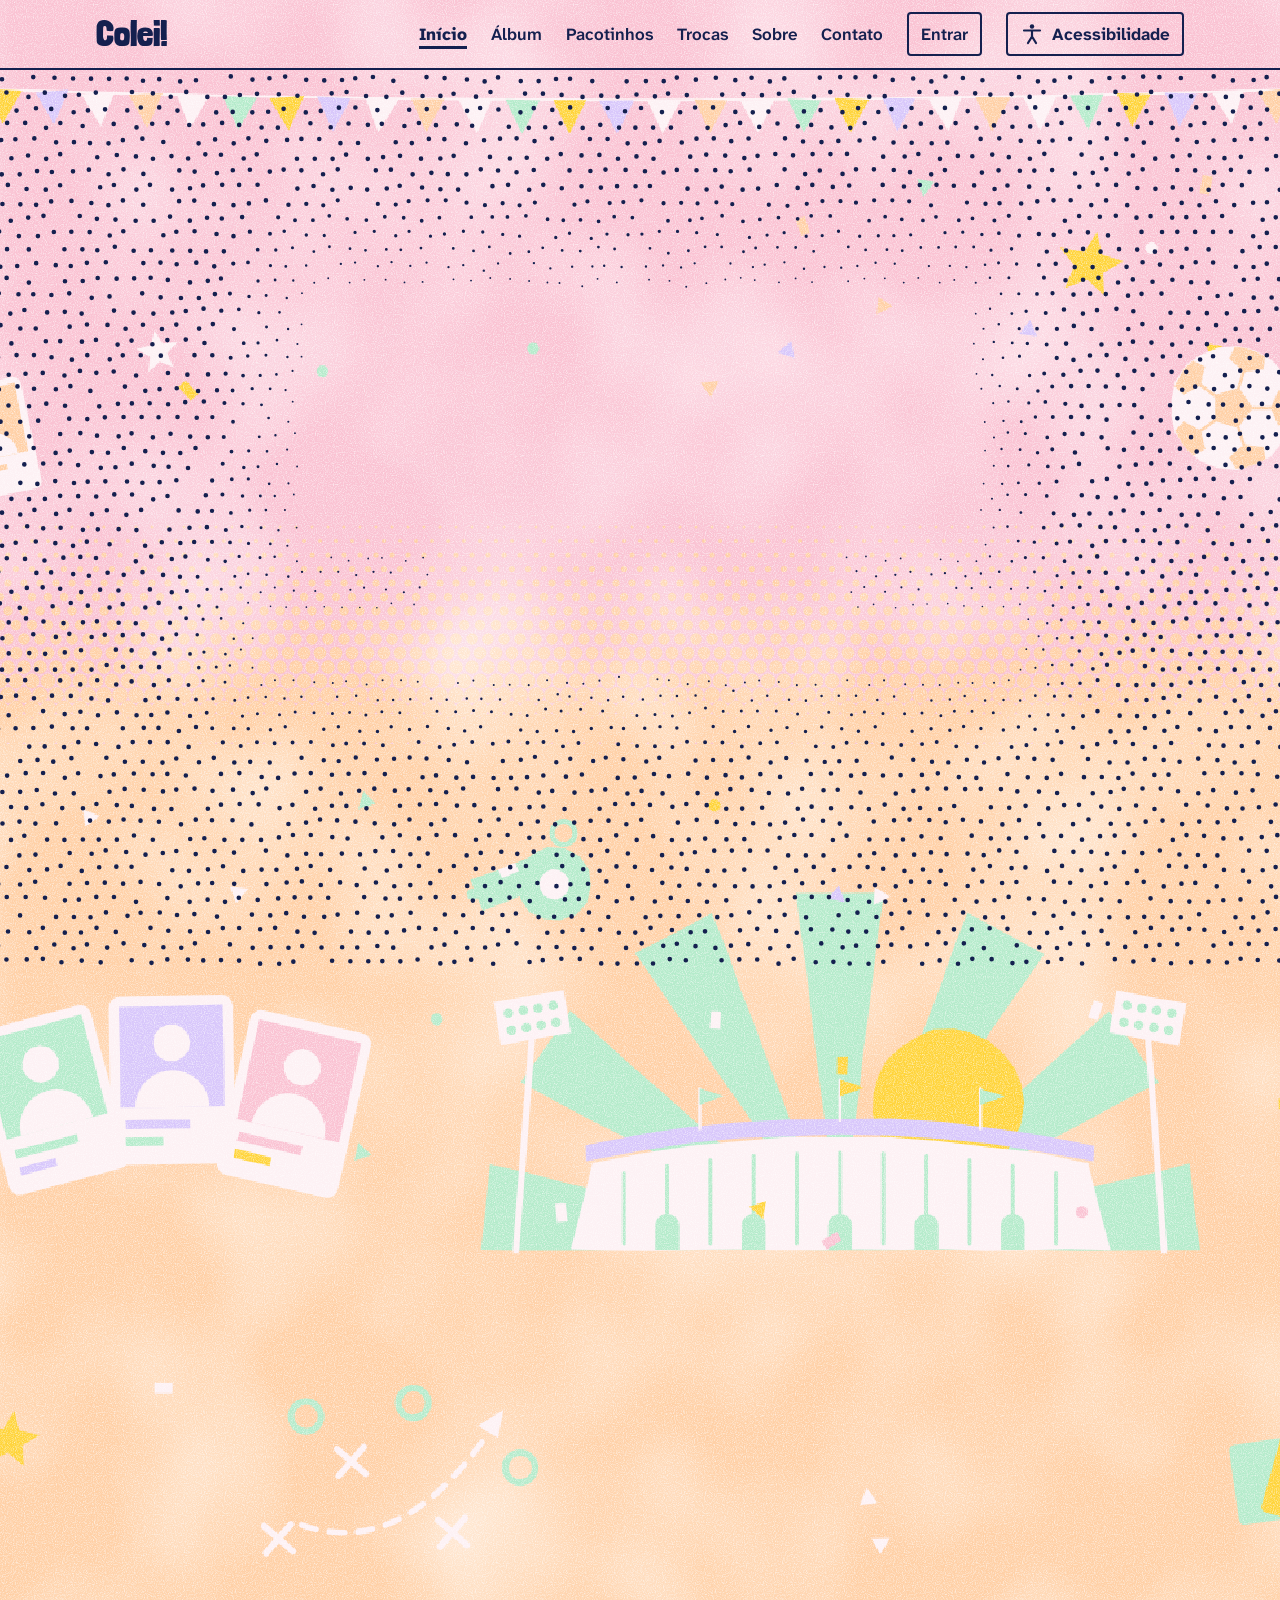
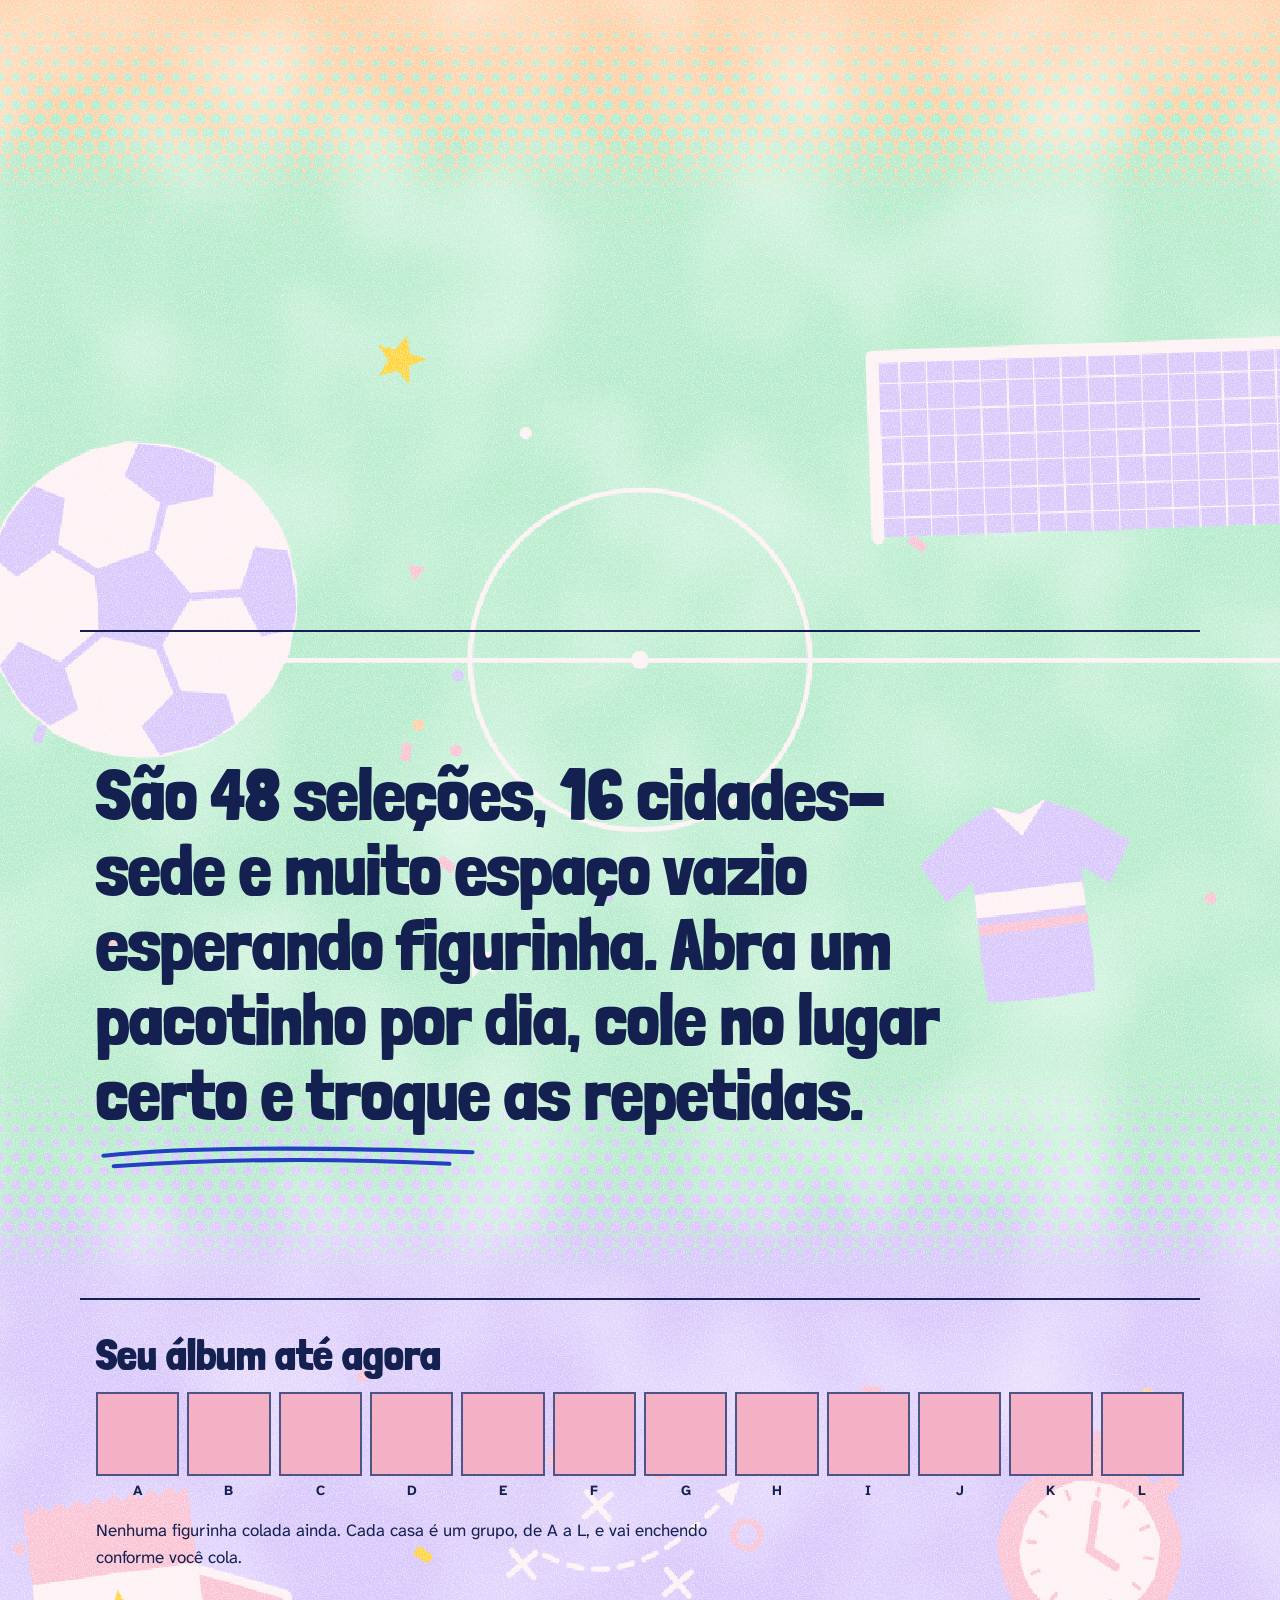
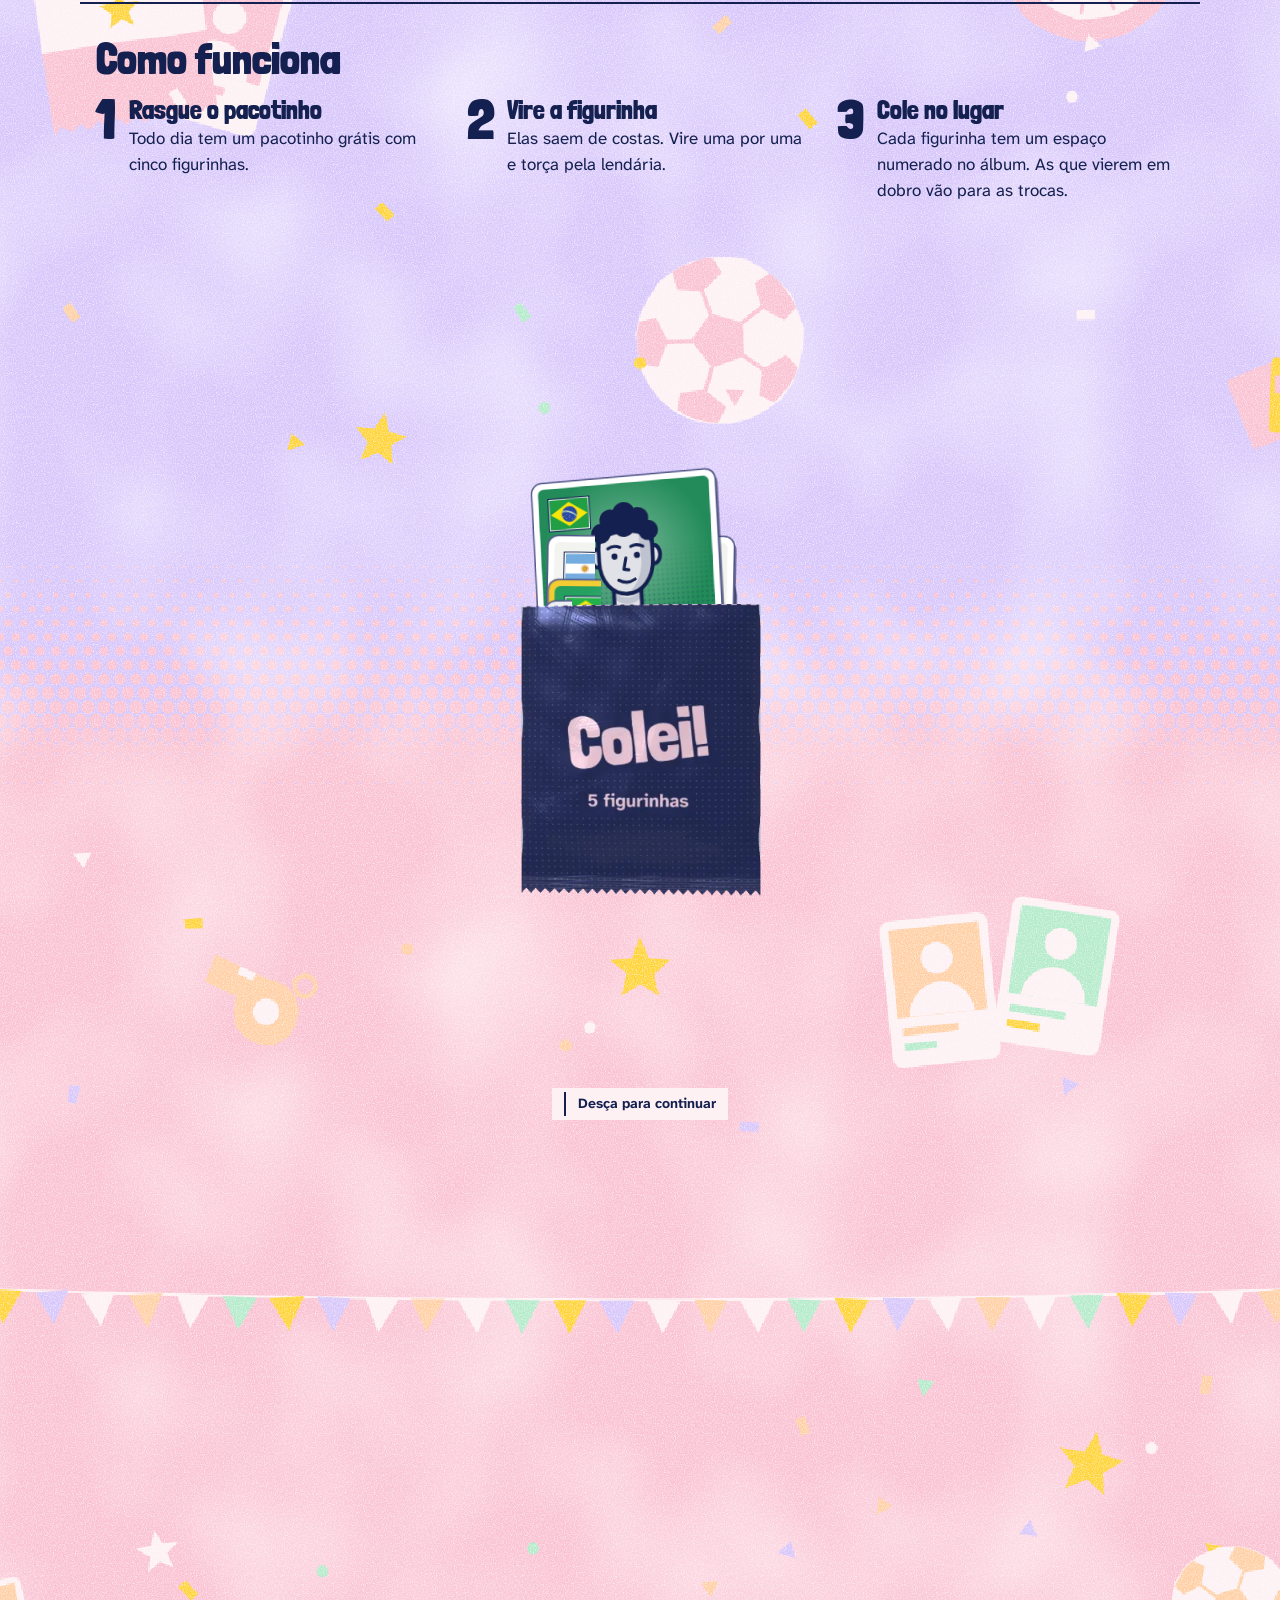
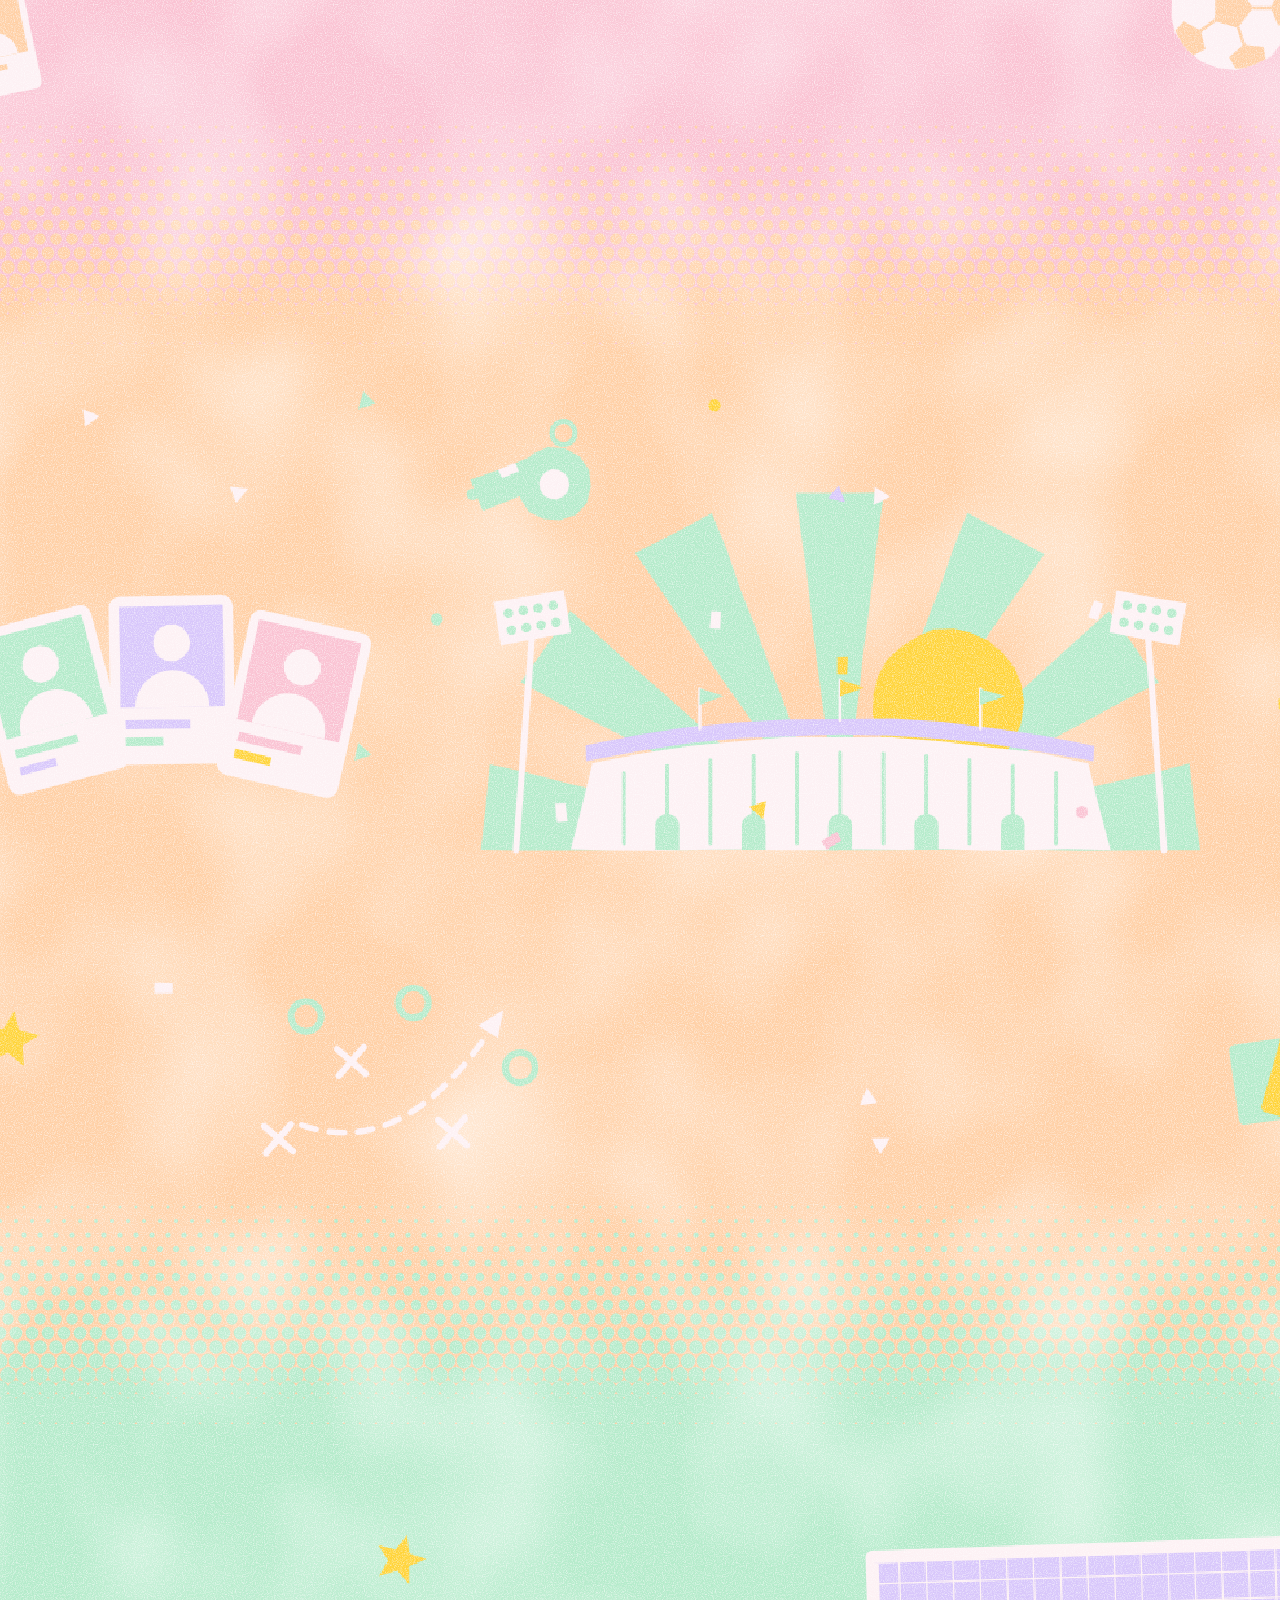
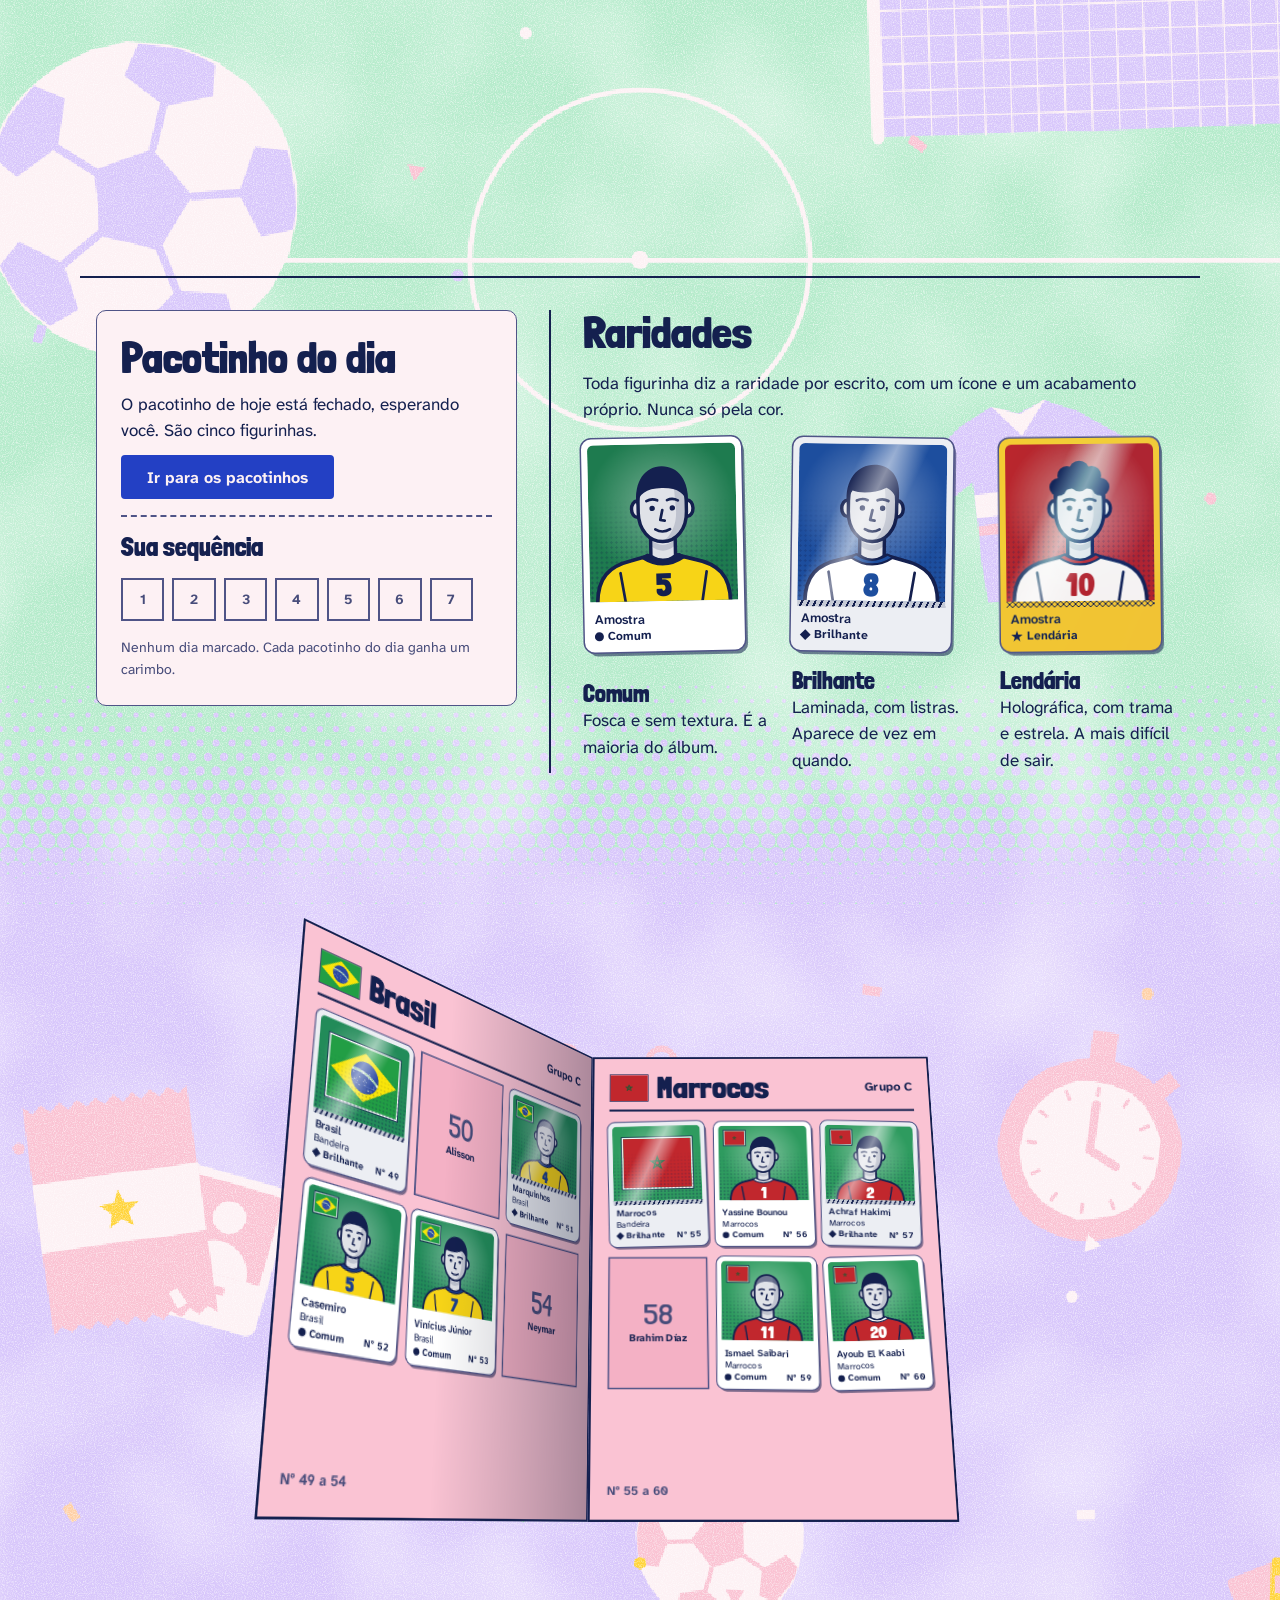
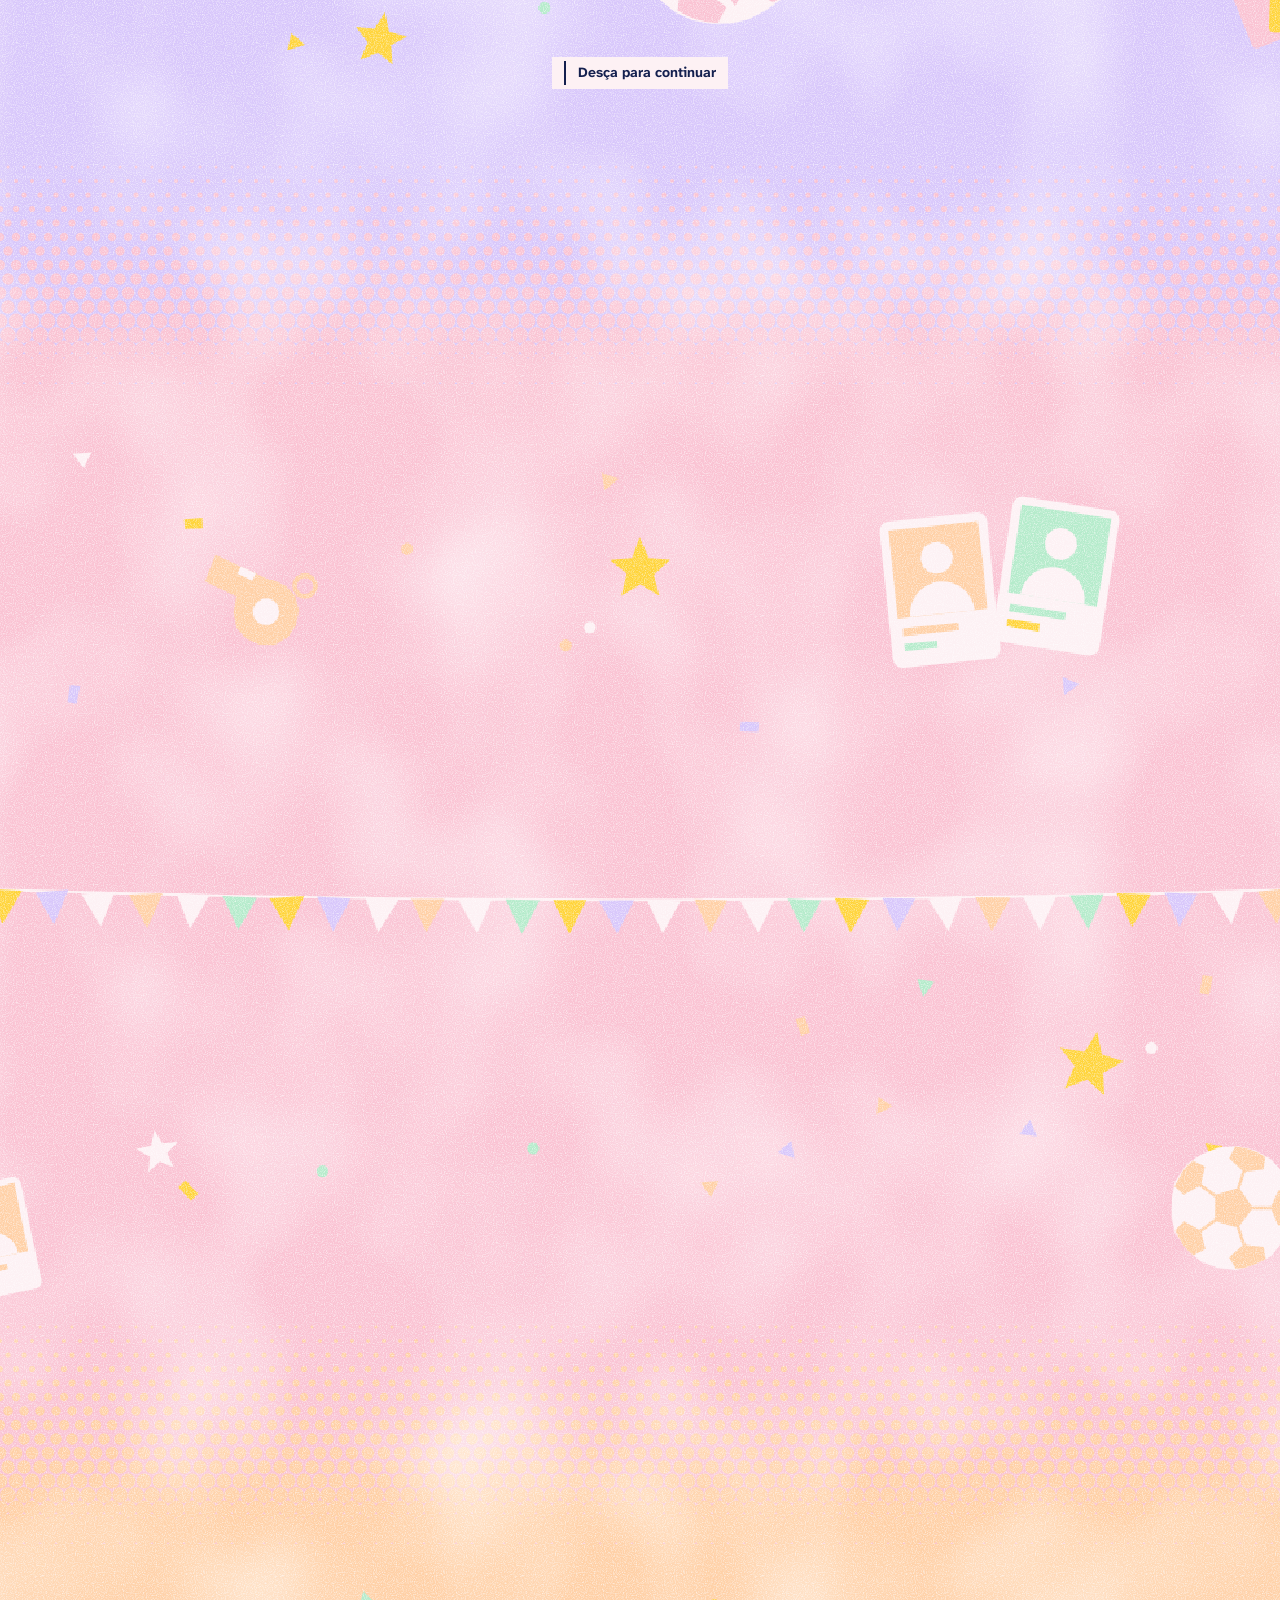
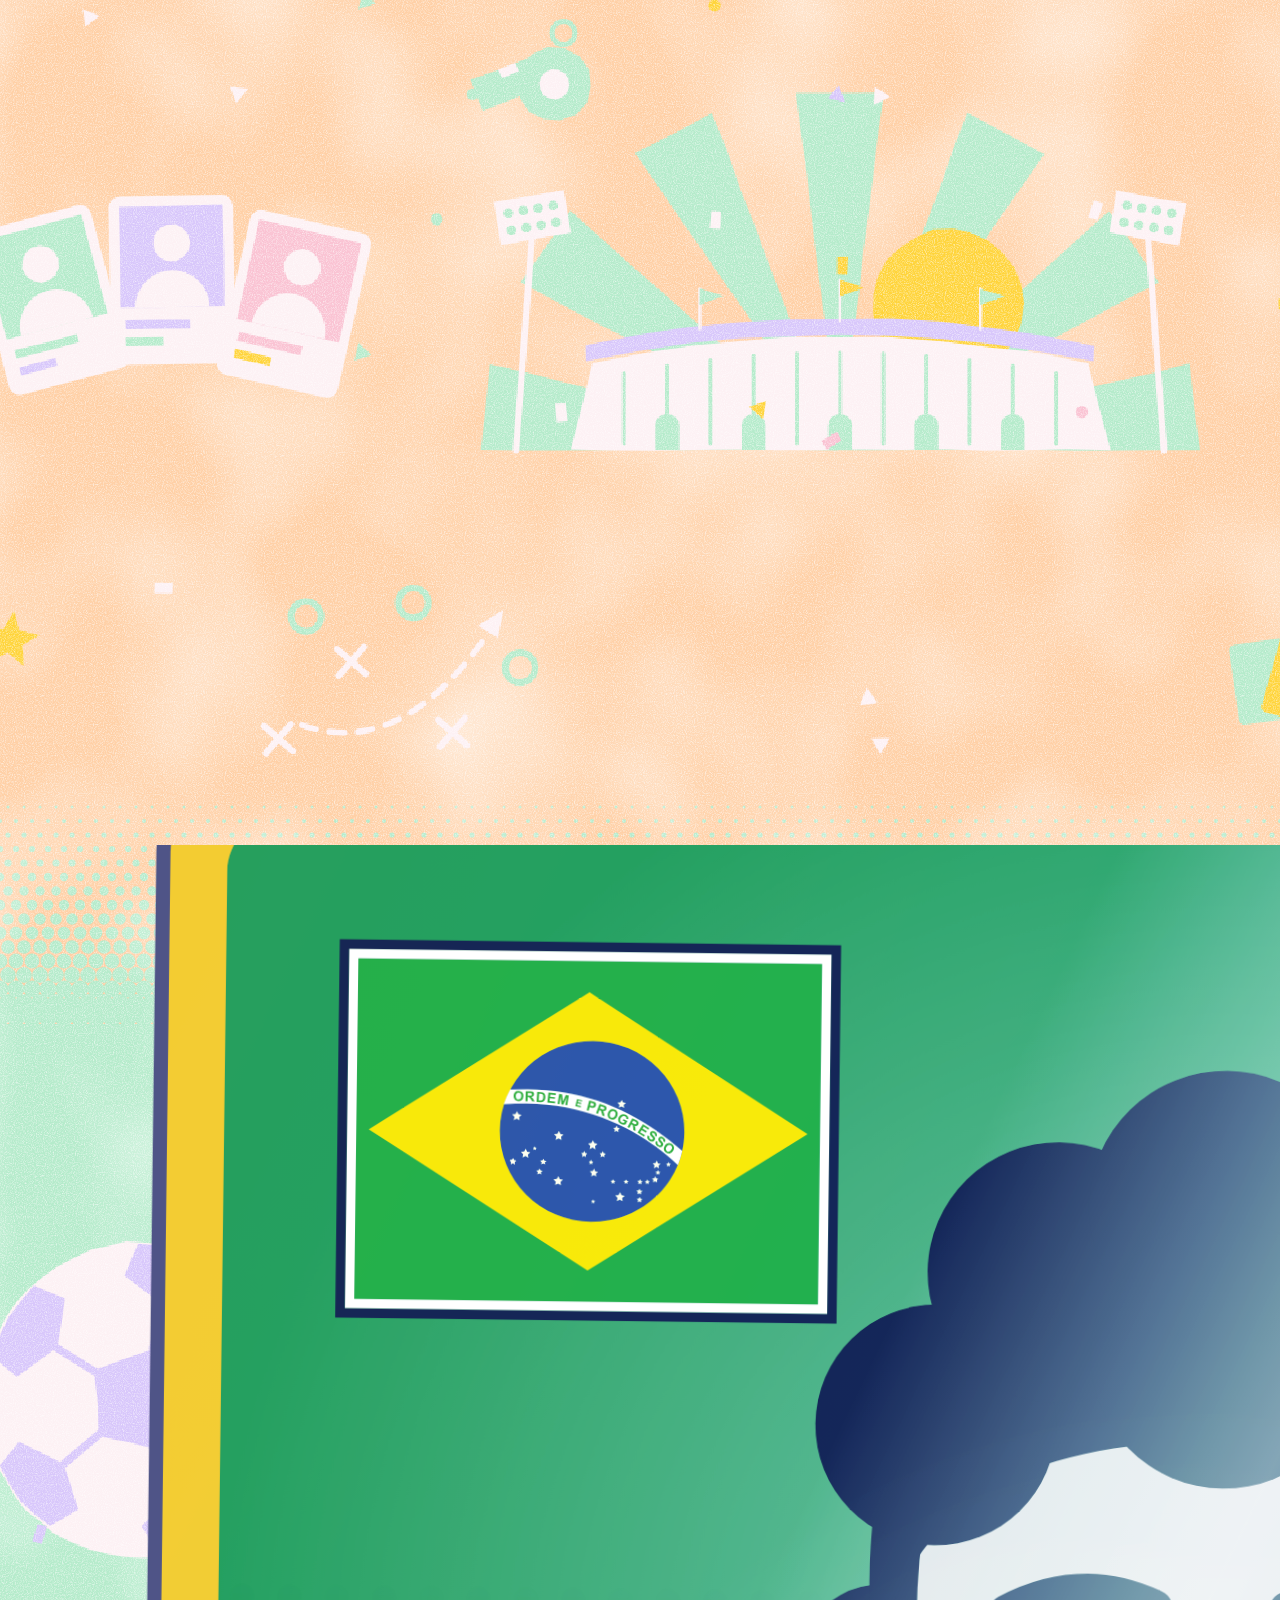
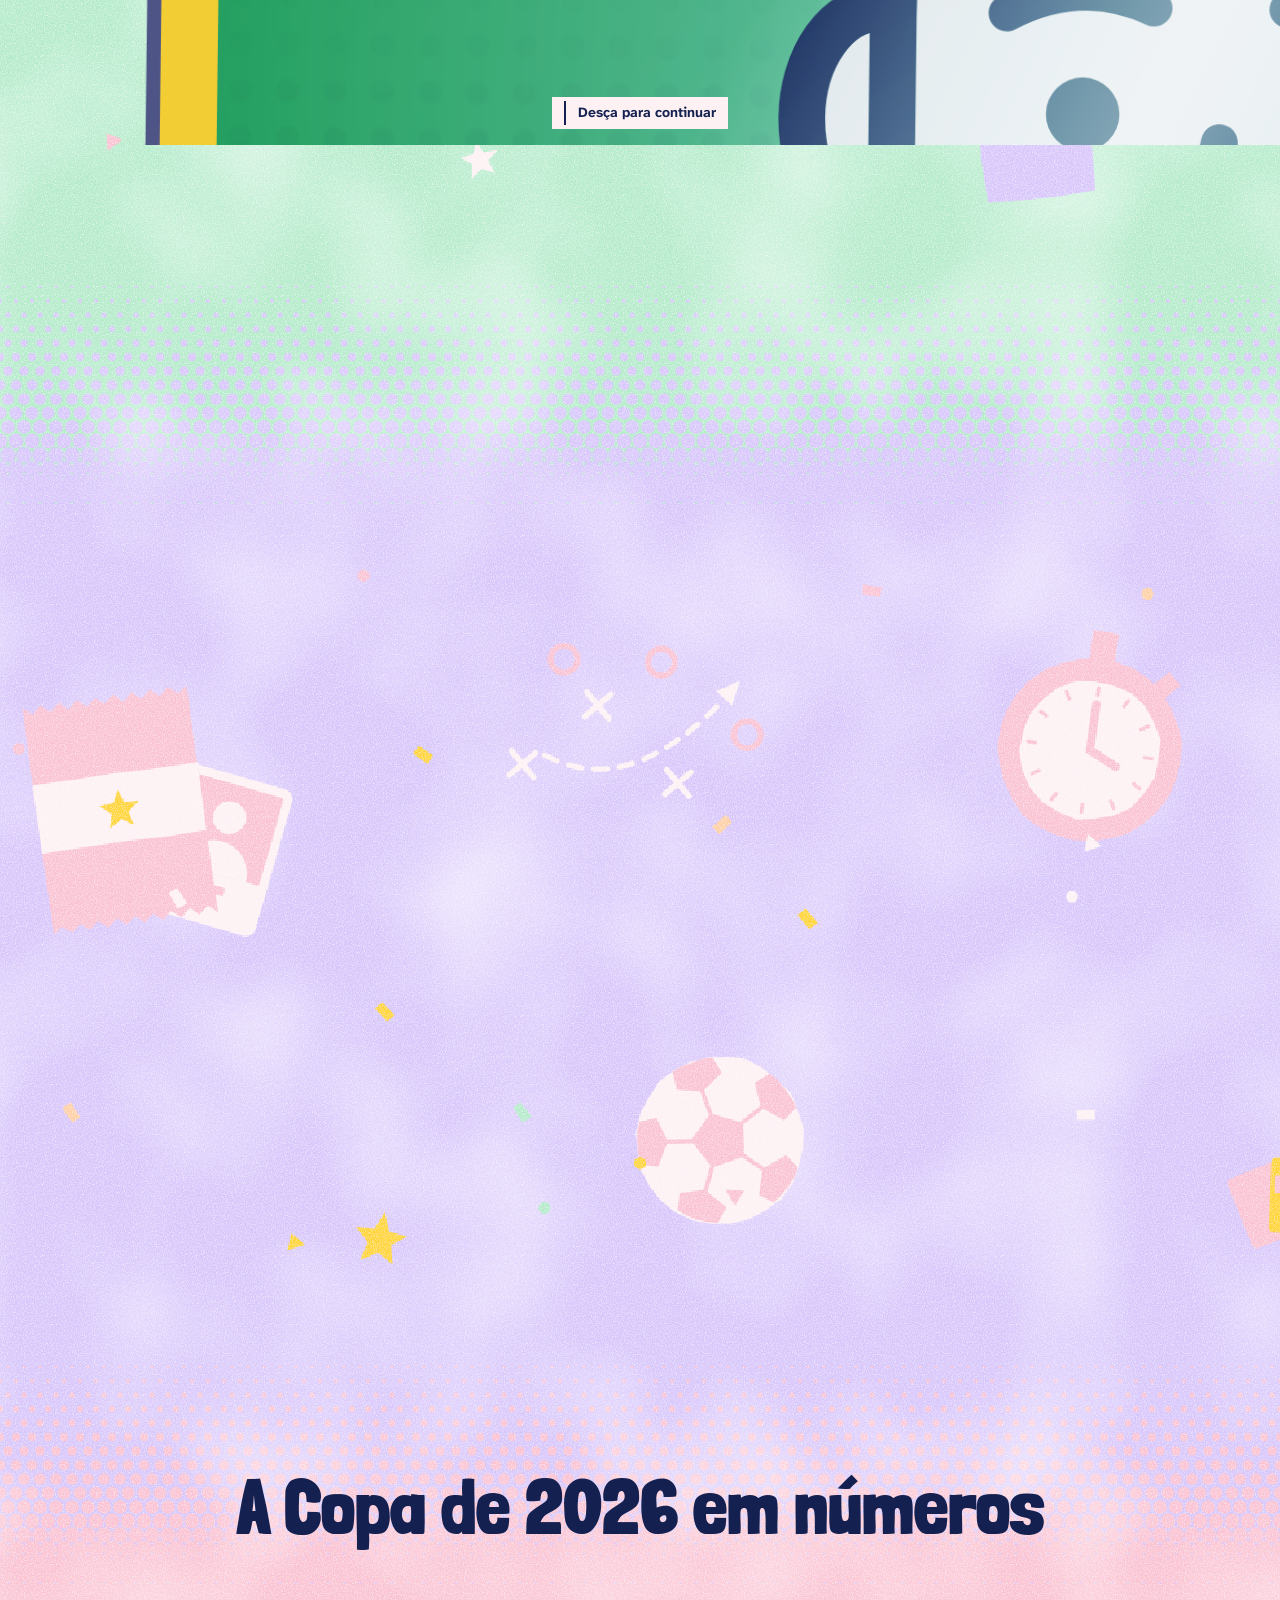
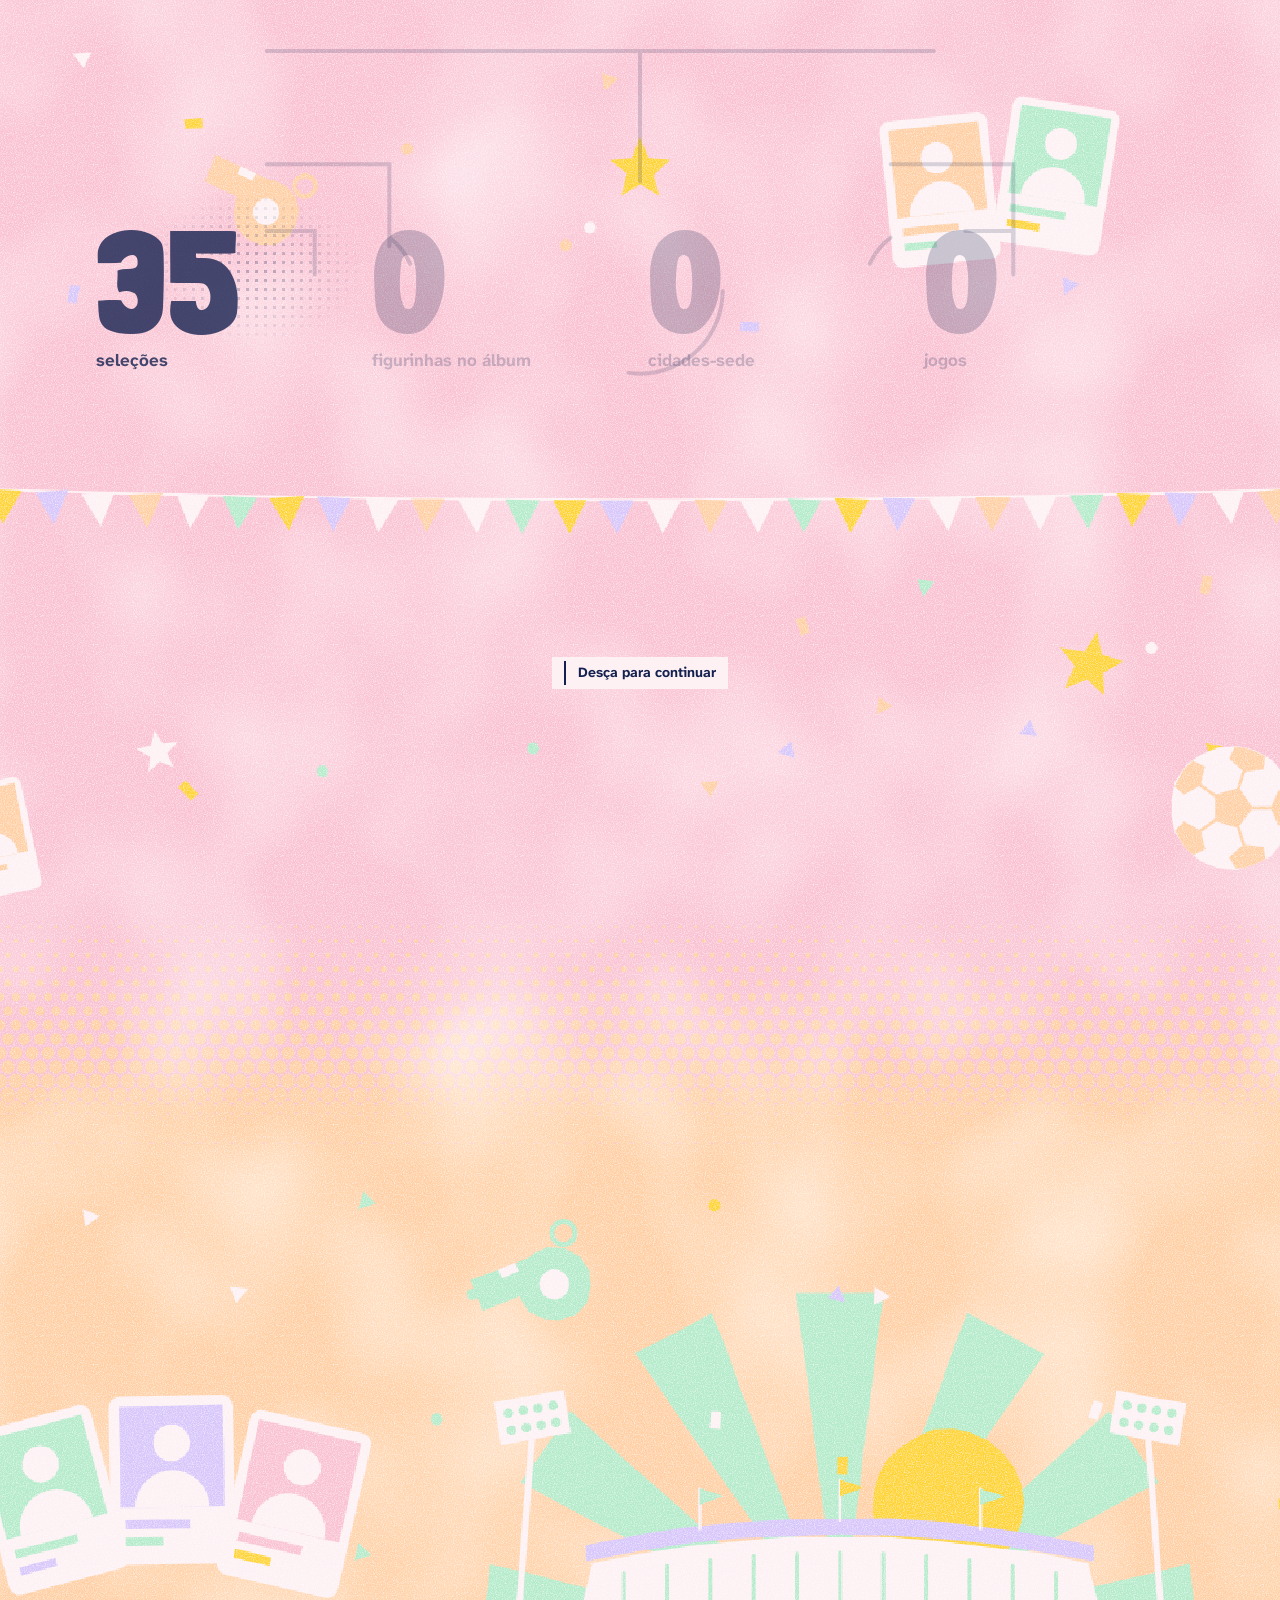
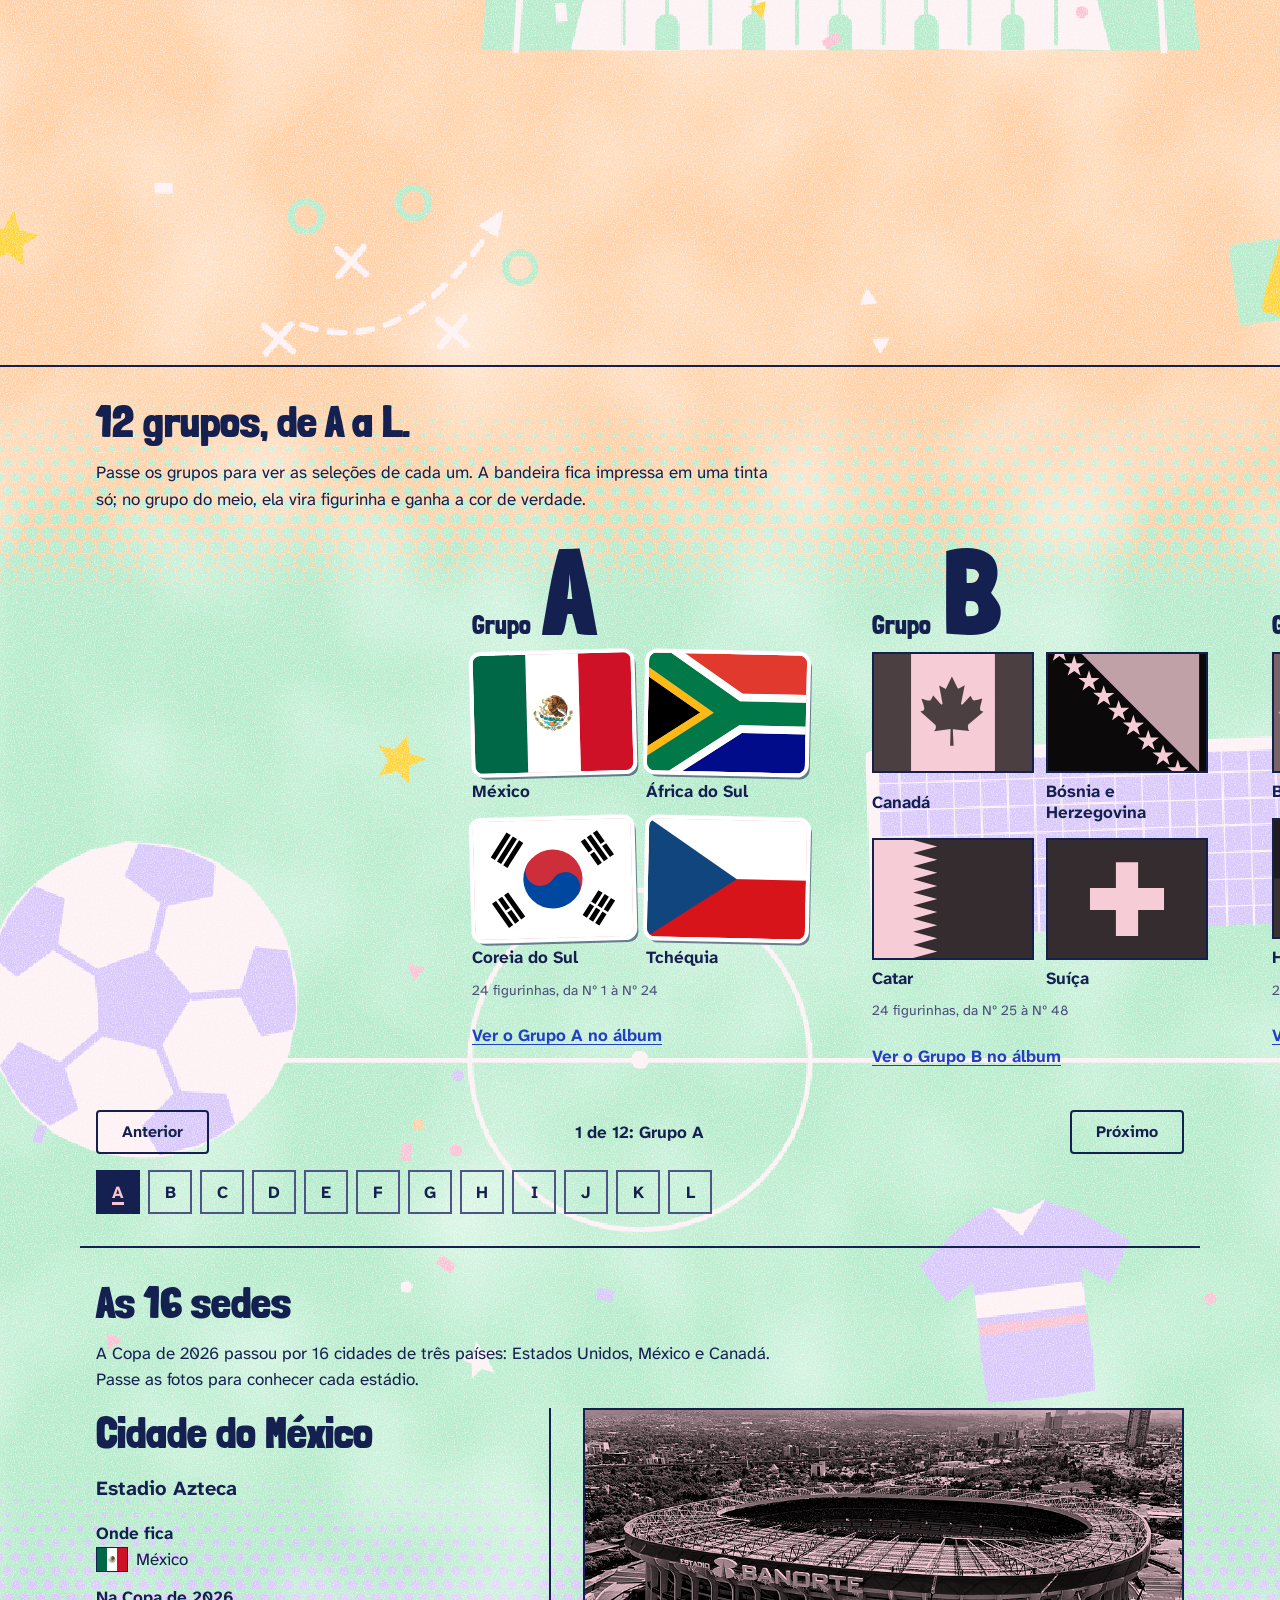
<file: index.html>
<!DOCTYPE html>
<html lang="pt-BR">
<head>
  <meta charset="UTF-8">
  <meta name="viewport" content="width=device-width, initial-scale=1">
  <title>Colei! Álbum de figurinhas da Copa 2026</title>
  <meta name="description" content="Álbum de figurinhas digital da Copa do Mundo de 2026: abra o pacotinho do dia, cole as figurinhas e troque as repetidas.">
  <link rel="icon" href="assets/svg/favicon.svg" type="image/svg+xml">

  <script src="js/tema-acessibilidade.js"></script>
  <script src="js/menu.js" defer></script>
  <script src="js/efeitos.js" defer></script>

  <script src="js/dados.js" defer></script>
  <script src="js/estado.js" defer></script>
  <script src="js/figurinha.js" defer></script>
  <script src="js/inicio.js" defer></script>
  <script src="js/carrossel.js" defer></script>

  <script src="js/cenas.js" defer></script>
  <script src="js/cenas-inicio.js" defer></script>

  <link rel="stylesheet" href="css/tokens.css">
  <link rel="stylesheet" href="css/base.css">
  <link rel="stylesheet" href="css/componentes.css">
  <link rel="stylesheet" href="css/paginas.css">
  <link rel="stylesheet" href="css/acessibilidade.css">
  <link rel="stylesheet" href="css/cenas.css">
</head>
<body>
  <a class="pular" href="#conteudo">Pular para o conteúdo</a>

  <header class="cabecalho">
    <div class="largura cabecalho-grade">
      <a class="marca" href="index.html" aria-label="Colei!, página inicial">Colei!</a>

      <button class="botao-menu" type="button" aria-expanded="false" aria-controls="menu-principal">Menu</button>

      <nav class="menu" id="menu-principal" aria-label="Principal">
        <ul>
          <li><a href="index.html" aria-current="page">Início</a></li>
          <li><a href="album.html">Álbum</a></li>
          <li><a href="pacotinhos.html">Pacotinhos</a></li>
          <li><a href="trocas.html">Trocas</a></li>
          <li><a href="sobre.html">Sobre</a></li>
          <li><a href="contato.html">Contato</a></li>
          <li><a class="menu-entrar" href="login.html">Entrar</a></li>
        </ul>
      </nav>

      <button class="botao-acessibilidade" type="button" id="abrir-acessibilidade" aria-haspopup="dialog">
        <svg class="icone" viewBox="0 0 24 24" width="24" height="24" aria-hidden="true" focusable="false">
          <circle cx="12" cy="4.5" r="2.2" fill="currentColor"/>
          <path d="M4 8.5h16M12 8.5v6M8 21l4-6.5 4 6.5" fill="none" stroke="currentColor" stroke-width="2.2" stroke-linecap="round" stroke-linejoin="round"/>
        </svg>
        <span class="botao-acessibilidade-texto">Acessibilidade</span>
      </button>
    </div>
  </header>

  <main id="conteudo" tabindex="-1">

    <section class="cena cena-abertura" style="--altura: 240vh" data-aviso-de="0.2" aria-labelledby="titulo-abertura">
      <div class="cena-palco">
        <canvas class="reticula-tela so-com-js" id="reticula-tela" aria-hidden="true"></canvas>

        <div class="abertura-convite" id="abertura-convite">
          <h1 id="titulo-abertura">A Copa acabou. Seu álbum, não.</h1>
          <p class="abertura-botoes" data-visivel-em="0">
            <a class="botao" href="album.html">Abrir o álbum</a>
            <a class="botao botao-contorno" href="pacotinhos.html">Ir para os pacotinhos</a>
          </p>
          <p class="rolar-dica" aria-hidden="true"><i></i>Desça para continuar</p>
        </div>

        <p class="abertura-assinatura" id="abertura-assinatura">O álbum de figurinhas da Copa de 2026</p>

        <div class="aviso-movimento" id="aviso-movimento" hidden>
          <p>A apresentação desta página está parada porque o seu aparelho pede menos movimento.</p>
          <button class="botao botao-contorno botao-pequeno" type="button" id="ligar-movimento">Ligar as animações neste site</button>
        </div>
      </div>
    </section>

    <div class="largura secao frase-secao" id="frase-secao">
      <p class="frase" id="frase">São 48 seleções, 16 cidades-sede e muito espaço vazio esperando figurinha. Abra um pacotinho por dia, cole no lugar certo e troque as repetidas.</p>
      <svg class="frase-traco" viewBox="0 0 300 24" preserveAspectRatio="none" aria-hidden="true" focusable="false">
        <path id="frase-traco" pathLength="1" d="M6 10c60-7 150-8 288-3M14 19c80-6 170-7 262-2"/>
      </svg>
    </div>

    <section class="largura secao fluxo" aria-labelledby="titulo-progresso">
      <h2 id="titulo-progresso">Seu álbum até agora</h2>
      <ol class="tira" aria-label="Progresso por grupo">
        <li class="tira-casa"><span class="tira-quadro" style="--parte: 0"></span><span><span class="escondido">Grupo </span>A</span></li>
        <li class="tira-casa"><span class="tira-quadro" style="--parte: 0"></span><span><span class="escondido">Grupo </span>B</span></li>
        <li class="tira-casa"><span class="tira-quadro" style="--parte: 0"></span><span><span class="escondido">Grupo </span>C</span></li>
        <li class="tira-casa"><span class="tira-quadro" style="--parte: 0"></span><span><span class="escondido">Grupo </span>D</span></li>
        <li class="tira-casa"><span class="tira-quadro" style="--parte: 0"></span><span><span class="escondido">Grupo </span>E</span></li>
        <li class="tira-casa"><span class="tira-quadro" style="--parte: 0"></span><span><span class="escondido">Grupo </span>F</span></li>
        <li class="tira-casa"><span class="tira-quadro" style="--parte: 0"></span><span><span class="escondido">Grupo </span>G</span></li>
        <li class="tira-casa"><span class="tira-quadro" style="--parte: 0"></span><span><span class="escondido">Grupo </span>H</span></li>
        <li class="tira-casa"><span class="tira-quadro" style="--parte: 0"></span><span><span class="escondido">Grupo </span>I</span></li>
        <li class="tira-casa"><span class="tira-quadro" style="--parte: 0"></span><span><span class="escondido">Grupo </span>J</span></li>
        <li class="tira-casa"><span class="tira-quadro" style="--parte: 0"></span><span><span class="escondido">Grupo </span>K</span></li>
        <li class="tira-casa"><span class="tira-quadro" style="--parte: 0"></span><span><span class="escondido">Grupo </span>L</span></li>
      </ol>
      <p id="progresso-texto">Nenhuma figurinha colada ainda. Cada casa é um grupo, de A a L, e vai enchendo conforme você cola.</p>
    </section>

    <section class="largura secao fluxo" aria-labelledby="titulo-como">
      <h2 id="titulo-como">Como funciona</h2>
      <ol class="passos">
        <li>
          <h3>Rasgue o pacotinho</h3>
          <p>Todo dia tem um pacotinho grátis com cinco figurinhas.</p>
        </li>
        <li>
          <h3>Vire a figurinha</h3>
          <p>Elas saem de costas. Vire uma por uma e torça pela lendária.</p>
        </li>
        <li>
          <h3>Cole no lugar</h3>
          <p>Cada figurinha tem um espaço numerado no álbum. As que vierem em dobro vão para as trocas.</p>
        </li>
      </ol>
    </section>

    <section class="cena cena-pacote" style="--altura: 360vh" aria-labelledby="titulo-cena-pacote">
      <div class="cena-palco palco-3d">
        <h2 class="cena-titulo" id="titulo-cena-pacote">Todo dia, um pacotinho.</h2>
        <p class="cena-titulo" id="pacote-titulo-2">Dentro dele, cinco figurinhas.</p>
        <div class="pacote-cena">
          <div class="pacote-figurinhas so-com-js" id="pacote-figurinhas"></div>
          <div class="pacote3d" id="pacote3d" aria-hidden="true">
            <div class="pacote3d-face pacotinho">
              <span class="pacotinho-aba" id="pacote3d-aba"><span>Rasgue aqui</span></span>
              <span class="pacotinho-corpo">
                <span class="pacotinho-marca">Colei!</span>
                <span class="pacotinho-texto">5 figurinhas</span>
              </span>
            </div>
            <div class="pacote3d-face pacote3d-costas">
              <span class="pacotinho-texto">Álbum da Copa 2026</span>
              <span class="pacotinho-texto">Abra pelo picote</span>
            </div>
          </div>
          <canvas class="pacote-quadros so-com-js" id="pacote-quadros" width="720" height="924" aria-hidden="true"></canvas>
        </div>
      </div>
    </section>

    <section class="largura secao dobra">
      <div>
        <article class="cartao" aria-labelledby="titulo-pacotinho">
          <h2 id="titulo-pacotinho">Pacotinho do dia</h2>
          <p id="pacotinho-texto">Um pacotinho grátis por dia, com cinco figurinhas. Amanhã tem outro.</p>
          <p><a class="botao" href="pacotinhos.html">Ir para os pacotinhos</a></p>

          <div class="cupom-canhoto fluxo">
            <h3>Sua sequência</h3>
            <ol class="cartela" id="cartela" aria-label="Cartela de sete dias seguidos">
              <li><span class="escondido">Dia </span>1</li>
              <li><span class="escondido">Dia </span>2</li>
              <li><span class="escondido">Dia </span>3</li>
              <li><span class="escondido">Dia </span>4</li>
              <li><span class="escondido">Dia </span>5</li>
              <li><span class="escondido">Dia </span>6</li>
              <li><span class="escondido">Dia </span>7</li>
            </ol>
            <p class="texto-apoio" id="sequencia-texto">Nenhum dia marcado ainda. Cada pacotinho aberto ganha um carimbo.</p>
          </div>
        </article>
      </div>

      <div class="fluxo">
        <h2 id="titulo-raridades">Raridades</h2>
        <p>Toda figurinha diz a raridade por escrito, com um ícone e um acabamento próprio. Nunca só pela cor.</p>
        <ul class="raridades" aria-labelledby="titulo-raridades">
          <li>
            <div class="figurinha figurinha-comum" style="--campo: #1E7B4F; --camisa: #F7D417; --numero: #14204F; --giro: -1.2deg" aria-hidden="true">
              <div class="figurinha-arte">
                <svg class="figurinha-busto" viewBox="0 0 60 60" preserveAspectRatio="xMidYMax meet" focusable="false">
                  <path class="busto-camisa" d="M3 61C3 50 8 45.5 17 43.5L24.5 41.5Q30 45 35.5 41.5L43 43.5C52 45.5 57 50 57 61Z"/>
                  <path class="busto-traco" d="M12.5 48.5L14.5 61M47.5 48.5L45.5 61"/>
                  <path class="busto-pele" d="M25 32V41.8Q30 45.6 35 41.8V32Z"/>
                  <path class="busto-sombra" d="M25 35.2Q30 39.5 35 35.2V37.6Q30 41.8 25 37.6Z"/>
                  <path class="busto-gola" d="M23.6 41.2Q30 45.6 36.4 41.2L38.6 42.4Q30 48.2 21.4 42.4Z"/>
                  <ellipse class="busto-pele" cx="19.8" cy="22.6" rx="2.3" ry="3.3"/>
                  <ellipse class="busto-pele" cx="40.2" cy="22.6" rx="2.3" ry="3.3"/>
                  <path class="busto-pele" d="M20.2 19.5C20.2 11.5 24.4 7.2 30 7.2C35.6 7.2 39.8 11.5 39.8 19.5V24C39.8 31.2 35.4 36 30 36C24.6 36 20.2 31.2 20.2 24Z"/>
                  <path class="busto-sombra" d="M34.6 9.2C38 11.3 39.8 14.8 39.8 19.5V24C39.8 31.2 35.4 36 30 36C33.6 33.4 35.6 29.2 35.6 24Z"/>
                  <path class="busto-cabelo" d="M19.6 21C18.6 11 23.6 5.4 30 5.4C36.4 5.4 41.4 11 40.4 21C39.4 16.6 36.6 14.2 30 14.2C23.4 14.2 20.6 16.6 19.6 21Z"/>
                  <path class="busto-traco" d="M23.6 19.4Q25.8 18.2 28 19.2M32 19.2Q34.2 18.2 36.4 19.4M30 23.2L29.1 27.2L30.9 27.5M27 31Q30 32.8 33 31"/>
                  <circle class="busto-olho" cx="25.9" cy="22.4" r="1.1"/>
                  <circle class="busto-olho" cx="34.1" cy="22.4" r="1.1"/>
                  <text class="busto-numero" x="30" y="58" text-anchor="middle">5</text>
                </svg>
              </div>
              <div class="figurinha-tarja">
                <span class="figurinha-nome">Amostra</span>
                <span class="raridade"><span class="raridade-icone raridade-icone-circulo"></span>Comum</span>
              </div>
            </div>
            <div>
              <h3>Comum</h3>
              <p>Fosca e sem textura. É a maioria do álbum.</p>
            </div>
          </li>
          <li>
            <div class="figurinha figurinha-brilhante" style="--campo: #1D4E9E; --camisa: #FFFFFF; --numero: #1D4E9E; --giro: 0.8deg" aria-hidden="true">
              <div class="figurinha-arte">
                <svg class="figurinha-busto" viewBox="0 0 60 60" preserveAspectRatio="xMidYMax meet" focusable="false">
                  <path class="busto-camisa" d="M3 61C3 50 8 45.5 17 43.5L24.5 41.5Q30 45 35.5 41.5L43 43.5C52 45.5 57 50 57 61Z"/>
                  <path class="busto-traco" d="M12.5 48.5L14.5 61M47.5 48.5L45.5 61"/>
                  <path class="busto-pele" d="M25 32V41.8Q30 45.6 35 41.8V32Z"/>
                  <path class="busto-sombra" d="M25 35.2Q30 39.5 35 35.2V37.6Q30 41.8 25 37.6Z"/>
                  <path class="busto-gola" d="M23.6 41.2Q30 45.6 36.4 41.2L38.6 42.4Q30 48.2 21.4 42.4Z"/>
                  <ellipse class="busto-pele" cx="19.8" cy="22.6" rx="2.3" ry="3.3"/>
                  <ellipse class="busto-pele" cx="40.2" cy="22.6" rx="2.3" ry="3.3"/>
                  <path class="busto-pele" d="M20.2 19.5C20.2 11.5 24.4 7.2 30 7.2C35.6 7.2 39.8 11.5 39.8 19.5V24C39.8 31.2 35.4 36 30 36C24.6 36 20.2 31.2 20.2 24Z"/>
                  <path class="busto-sombra" d="M34.6 9.2C38 11.3 39.8 14.8 39.8 19.5V24C39.8 31.2 35.4 36 30 36C33.6 33.4 35.6 29.2 35.6 24Z"/>
                  <path class="busto-cabelo" d="M19.6 21C18.2 10.4 24.4 4.2 31.6 4.8C38.2 5.4 42 11 40.4 21C39.6 17.4 38.2 15.2 35.6 14C31 16.4 25 16.6 21.8 15.4C20.6 17 20 19 19.6 21Z"/>
                  <path class="busto-traco" d="M23.6 19.4Q25.8 18.2 28 19.2M32 19.2Q34.2 18.2 36.4 19.4M30 23.2L29.1 27.2L30.9 27.5M27 31Q30 32.8 33 31"/>
                  <circle class="busto-olho" cx="25.9" cy="22.4" r="1.1"/>
                  <circle class="busto-olho" cx="34.1" cy="22.4" r="1.1"/>
                  <text class="busto-numero" x="30" y="58" text-anchor="middle">8</text>
                </svg>
              </div>
              <div class="figurinha-tarja">
                <span class="figurinha-nome">Amostra</span>
                <span class="raridade"><span class="raridade-icone raridade-icone-losango"></span>Brilhante</span>
              </div>
            </div>
            <div>
              <h3>Brilhante</h3>
              <p>Laminada, com listras. Aparece de vez em quando.</p>
            </div>
          </li>
          <li>
            <div class="figurinha figurinha-lendaria" style="--campo: #B3202A; --camisa: #F6F2F2; --numero: #B3202A; --giro: -0.6deg" aria-hidden="true">
              <div class="figurinha-arte">
                <svg class="figurinha-busto" viewBox="0 0 60 60" preserveAspectRatio="xMidYMax meet" focusable="false">
                  <path class="busto-camisa" d="M3 61C3 50 8 45.5 17 43.5L24.5 41.5Q30 45 35.5 41.5L43 43.5C52 45.5 57 50 57 61Z"/>
                  <path class="busto-traco" d="M12.5 48.5L14.5 61M47.5 48.5L45.5 61"/>
                  <path class="busto-pele" d="M25 32V41.8Q30 45.6 35 41.8V32Z"/>
                  <path class="busto-sombra" d="M25 35.2Q30 39.5 35 35.2V37.6Q30 41.8 25 37.6Z"/>
                  <path class="busto-gola" d="M23.6 41.2Q30 45.6 36.4 41.2L38.6 42.4Q30 48.2 21.4 42.4Z"/>
                  <ellipse class="busto-pele" cx="19.8" cy="22.6" rx="2.3" ry="3.3"/>
                  <ellipse class="busto-pele" cx="40.2" cy="22.6" rx="2.3" ry="3.3"/>
                  <path class="busto-pele" d="M20.2 19.5C20.2 11.5 24.4 7.2 30 7.2C35.6 7.2 39.8 11.5 39.8 19.5V24C39.8 31.2 35.4 36 30 36C24.6 36 20.2 31.2 20.2 24Z"/>
                  <path class="busto-sombra" d="M34.6 9.2C38 11.3 39.8 14.8 39.8 19.5V24C39.8 31.2 35.4 36 30 36C33.6 33.4 35.6 29.2 35.6 24Z"/>
                  <path class="busto-cabelo" d="M19.6 21C18.6 11 23.6 5.4 30 5.4C36.4 5.4 41.4 11 40.4 21C39.4 16.6 36.6 14.2 30 14.2C23.4 14.2 20.6 16.6 19.6 21Z"/>
                  <circle class="busto-cabelo" cx="21.4" cy="13.8" r="3.6"/>
                  <circle class="busto-cabelo" cx="25" cy="9.2" r="3.9"/>
                  <circle class="busto-cabelo" cx="30" cy="7.2" r="4.1"/>
                  <circle class="busto-cabelo" cx="35" cy="9.2" r="3.9"/>
                  <circle class="busto-cabelo" cx="38.6" cy="13.8" r="3.6"/>
                  <circle class="busto-cabelo" cx="30" cy="11.6" r="4"/>
                  <path class="busto-traco" d="M23.6 19.4Q25.8 18.2 28 19.2M32 19.2Q34.2 18.2 36.4 19.4M30 23.2L29.1 27.2L30.9 27.5M27 31Q30 32.8 33 31"/>
                  <circle class="busto-olho" cx="25.9" cy="22.4" r="1.1"/>
                  <circle class="busto-olho" cx="34.1" cy="22.4" r="1.1"/>
                  <text class="busto-numero" x="30" y="58" text-anchor="middle">10</text>
                </svg>
              </div>
              <div class="figurinha-tarja">
                <span class="figurinha-nome">Amostra</span>
                <span class="raridade"><span class="raridade-icone raridade-icone-estrela"></span>Lendária</span>
              </div>
            </div>
            <div>
              <h3>Lendária</h3>
              <p>Holográfica, com trama e estrela. A mais difícil de sair.</p>
            </div>
          </li>
        </ul>
      </div>
    </section>

    <section class="cena cena-album" style="--altura: 360vh" aria-labelledby="titulo-cena-album">
      <div class="cena-palco palco-3d">
        <h2 class="cena-titulo" id="titulo-cena-album">O álbum abre na sua frente.</h2>
        <p class="escondido">Ilustração: a capa do álbum vira e aparecem as páginas do Grupo C, com figurinhas coladas e vagas.</p>
        <div class="livro so-com-js" id="livro" aria-hidden="true">
          <div class="folha folha-base"><div class="face face-frente" id="pagina-base"></div></div>
          <div class="folha" id="folha-1">
            <div class="face face-frente" id="pagina-2"></div>
            <div class="face face-verso" id="pagina-3"></div>
          </div>
          <div class="folha" id="folha-capa">
            <div class="face face-frente capa">
              <span class="capa-marca">Colei!</span>
              <span class="capa-texto">Álbum de figurinhas</span>
              <span class="capa-ano">Copa 2026</span>
            </div>
            <div class="face face-verso" id="pagina-1"></div>
          </div>
        </div>
        <p class="cena-acao" id="acao-do-album" data-visivel-em="1"><a class="botao" href="album.html">Abrir o meu álbum</a></p>
      </div>
    </section>

    <div class="cena cena-mergulho" style="--altura: 240vh">
      <div class="cena-palco">
        <div class="mergulho so-com-js" id="mergulho" aria-hidden="true"></div>
        <div class="mergulho-fim" id="mergulho-fim">
          <p class="mergulho-etiqueta">Neste álbum, a cor só chega pelas figurinhas.</p>
        </div>
      </div>
    </div>

    <section class="cena cena-numeros" style="--altura: 240vh" aria-labelledby="titulo-numeros">
      <div class="cena-palco">
        <h2 class="cena-titulo" id="titulo-numeros">A Copa de 2026 em números</h2>
        <svg class="campo-tracado campo-dos-numeros" id="campo-dos-numeros" viewBox="0 0 600 400" aria-hidden="true" focusable="false">
          <rect pathLength="1" x="20" y="20" width="560" height="360"/>
          <line pathLength="1" x1="300" y1="20" x2="300" y2="380"/>
          <circle pathLength="1" cx="300" cy="200" r="62"/>
          <rect pathLength="1" x="20" y="105" width="92" height="190"/>
          <rect pathLength="1" x="20" y="155" width="36" height="90"/>
          <path pathLength="1" d="M112 160a50 50 0 0 1 0 80"/>
          <rect pathLength="1" x="488" y="105" width="92" height="190"/>
          <rect pathLength="1" x="544" y="155" width="36" height="90"/>
          <path pathLength="1" d="M488 160a50 50 0 0 0 0 80"/>
        </svg>
        <dl class="numeros" id="numeros">
          <div class="numero"><dt>seleções</dt><dd>48</dd></div>
          <div class="numero"><dt>figurinhas no álbum</dt><dd>288</dd></div>
          <div class="numero"><dt>cidades-sede</dt><dd>16</dd></div>
          <div class="numero"><dt>jogos</dt><dd>104</dd></div>
        </dl>
      </div>
    </section>

    <section class="secao fluxo secao-grupos" aria-labelledby="titulo-grupos" aria-roledescription="carrossel">
      <div class="largura fluxo">
        <h2 id="titulo-grupos">12 grupos, de A a L.</h2>
        <p>Passe os grupos para ver as seleções de cada um. A bandeira fica impressa em uma tinta só; no grupo do meio, ela vira figurinha e ganha a cor de verdade.</p>
        <noscript><p>A lista dos grupos aparece com o JavaScript ligado. No <a href="album.html">álbum</a> eles estão todos.</p></noscript>
      </div>

      <div class="fluxo" id="carrossel-grupos" hidden>
        <div class="grupos-janela" id="grupos-janela" tabindex="0" role="group" aria-label="Os 12 grupos, lado a lado">
          <div class="trilha" id="trilha"></div>
        </div>

        <div class="largura fluxo">
          <div class="carrossel-controles">
            <button class="botao botao-contorno" type="button" id="grupo-anterior">Anterior</button>
            <p class="carrossel-posicao" id="grupo-posicao" role="status"></p>
            <button class="botao botao-contorno" type="button" id="grupo-proximo">Próximo</button>
          </div>
          <ol class="carrossel-indicadores" id="grupo-indicadores" aria-label="Ir direto para um grupo"></ol>
        </div>
      </div>
    </section>

    <section class="largura secao fluxo" aria-labelledby="titulo-sedes" aria-roledescription="carrossel">
      <h2 id="titulo-sedes">As 16 sedes</h2>
      <p>A Copa de 2026 passou por 16 cidades de três países: Estados Unidos, México e Canadá. Passe as fotos para conhecer cada estádio.</p>
      <noscript><p>As fotos das sedes aparecem com o JavaScript ligado no navegador.</p></noscript>

      <div class="carrossel fluxo" id="carrossel" hidden>
        <div class="dobra" role="group" aria-roledescription="slide" aria-labelledby="sede-cidade">
          <div class="fluxo">
            <h3 class="carrossel-cidade" id="sede-cidade"></h3>
            <p class="carrossel-estadio" id="sede-estadio"></p>
            <dl class="carrossel-dados">
              <dt>Onde fica</dt>
              <dd><img class="bandeirinha" id="sede-bandeira" src="assets/bandeiras/mx.svg" alt="" width="48" height="36"> <span id="sede-pais"></span></dd>
              <dt>Na Copa de 2026</dt>
              <dd id="sede-numeros"></dd>
              <dt>Nome usado no torneio</dt>
              <dd id="sede-nome-na-copa"></dd>
            </dl>
            <p id="sede-nota"></p>
          </div>

          <figure class="carrossel-figura">
            <div class="foto"><img id="sede-foto" src="assets/img/sedes/cidade-do-mexico.jpg" alt="" width="960" height="540"></div>
            <figcaption><a class="texto-apoio" id="sede-credito" href="sobre.html"></a></figcaption>
          </figure>
        </div>

        <div class="carrossel-controles">
          <button class="botao botao-contorno" type="button" id="sede-anterior">Anterior</button>
          <p class="carrossel-posicao" id="sede-posicao" role="status"></p>
          <button class="botao botao-contorno" type="button" id="sede-proxima">Próxima</button>
        </div>
        <ol class="carrossel-indicadores" id="sede-indicadores" aria-label="Ir direto para uma sede"></ol>
      </div>
    </section>

    <section class="largura secao dobra" aria-labelledby="titulo-trocar">
      <div class="fluxo">
        <h2 id="titulo-trocar">Como trocar</h2>
        <p>As repetidas viram moeda de troca. O site monta a lista do que você tem e do que falta, pronta para mandar aos amigos.</p>
        <p><a class="botao botao-contorno" href="trocas.html">Ver minhas trocas</a></p>
      </div>

      <div>
        <div class="cartao bilhete">
          <h3>Exemplo de lista de troca</h3>
          <dl>
            <dt>Tenho</dt>
            <dd>012, 045, 045, 201</dd>
            <dt>Preciso</dt>
            <dd>007, 088, 133</dd>
          </dl>
        </div>
      </div>
    </section>

    <section class="cena cena-voo" style="--altura: 300vh" aria-labelledby="voo-titulo">
      <div class="cena-palco palco-voo">
        <div class="voo so-com-js" id="voo" aria-hidden="true"></div>
        <div class="voo-fim" id="voo-fim" data-visivel-em="1">
          <h2 class="cena-titulo" id="voo-titulo">São 288 para colar.</h2>
          <p><a class="botao" href="pacotinhos.html">Abrir o pacotinho de hoje</a></p>
        </div>
      </div>
    </section>

  </main>

  <footer class="rodape">
    <div class="largura rodape-grade">
      <div class="rodape-sobre">
        <p class="rodape-marca">Colei!</p>
        <p>O álbum de figurinhas da Copa de 2026.</p>
      </div>

      <nav aria-label="Rodapé">
        <ul class="rodape-links">
          <li><a href="index.html">Início</a></li>
          <li><a href="album.html">Álbum</a></li>
          <li><a href="pacotinhos.html">Pacotinhos</a></li>
          <li><a href="trocas.html">Trocas</a></li>
          <li><a href="sobre.html">Sobre</a></li>
          <li><a href="contato.html">Contato</a></li>
          <li><a href="login.html">Entrar</a></li>
          <li><a href="https://github.com/vitorzago1/album-copa-2026">Código no GitHub</a></li>
          <li><a href="https://vitorzago1.github.io/album-copa-2026/">Site publicado</a></li>
        </ul>
      </nav>

      <div class="rodape-creditos">
        <p>Projeto acadêmico de Vitor Zago Pontes Morais. Desenvolvimento de Interfaces, 2/2026, CEUB. Prof. Dr. Felipe Batista da Silva.</p>
        <p>Projeto acadêmico, sem fins comerciais e sem vínculo com a FIFA, a Panini ou as federações.</p>
        <p>Fontes tipográficas: Londrina Solid e Atkinson Hyperlegible Next (licença OFL). Bandeiras: flag-icons (licença MIT). Fotos dos estádios: Wikimedia Commons. Os créditos completos ficam na página <a href="sobre.html#creditos">Sobre</a>.</p>
      </div>
    </div>
  </footer>
</body>
</html>
</file>
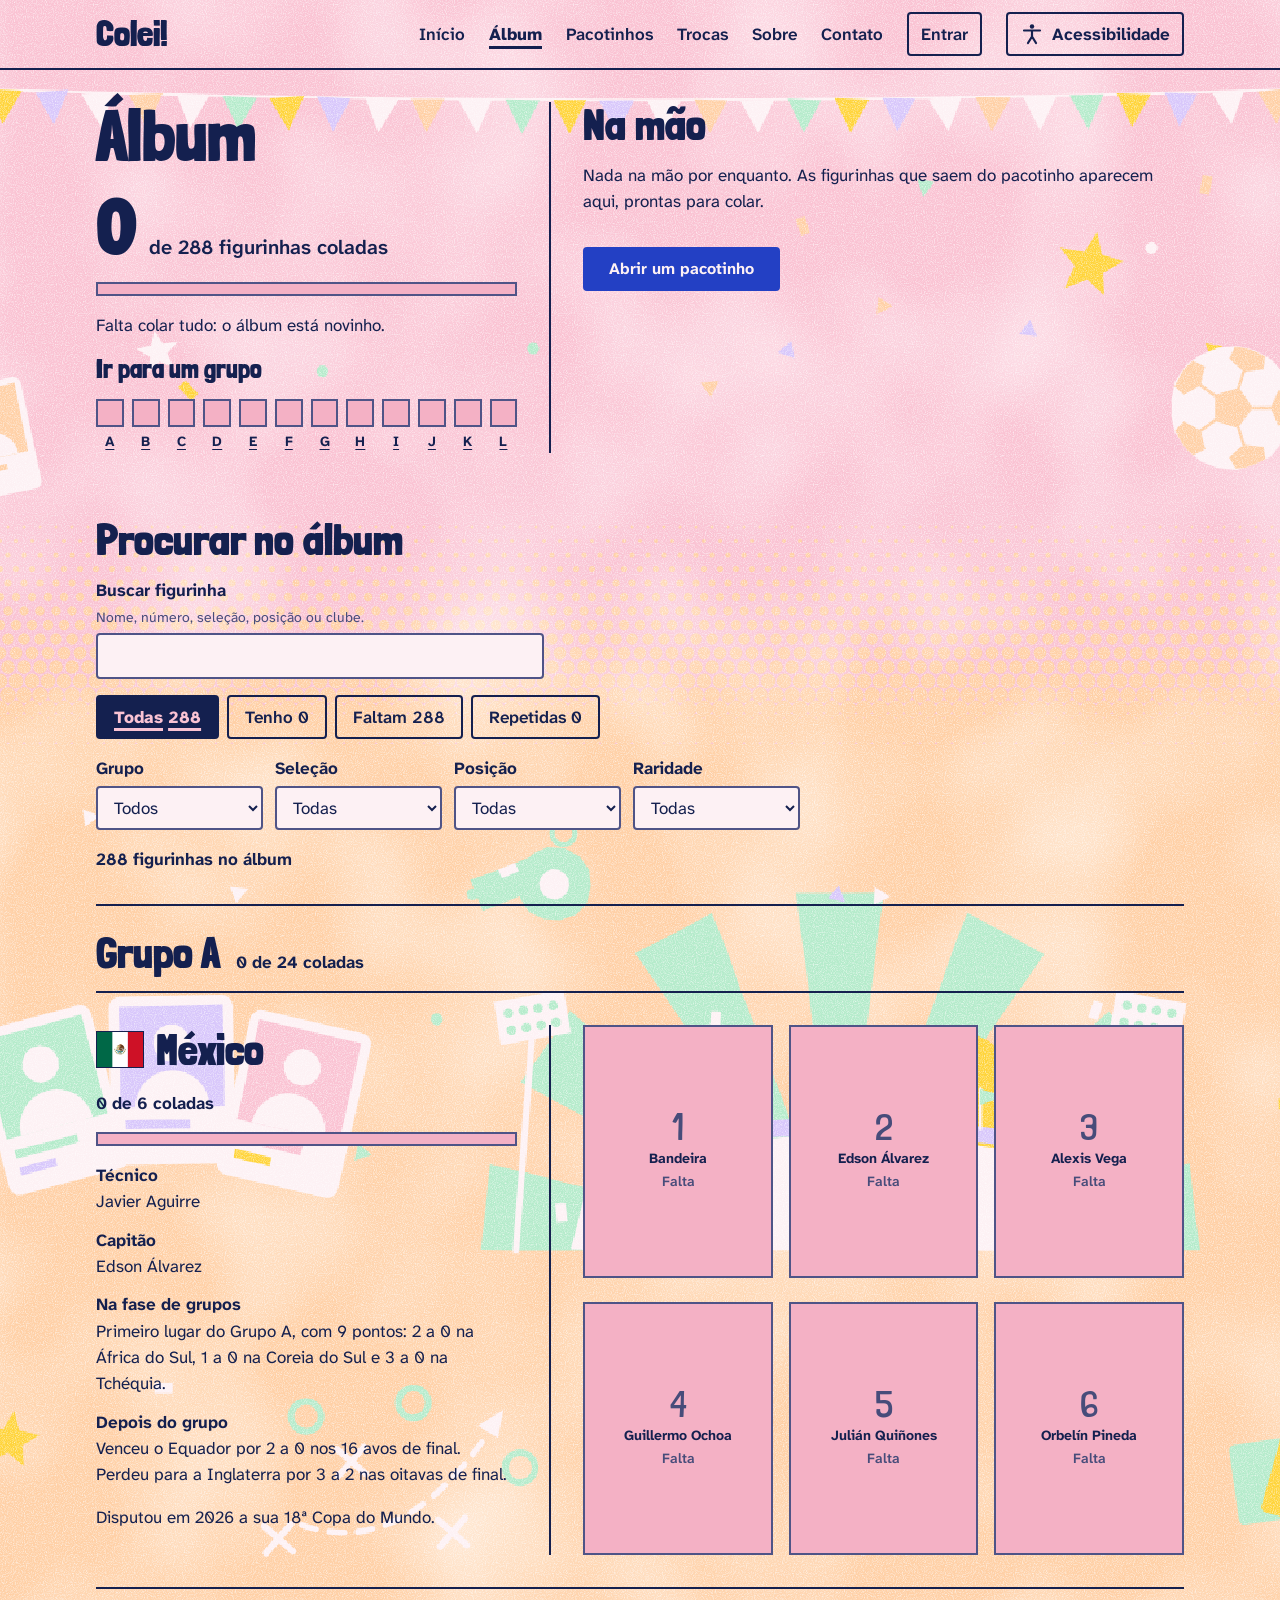
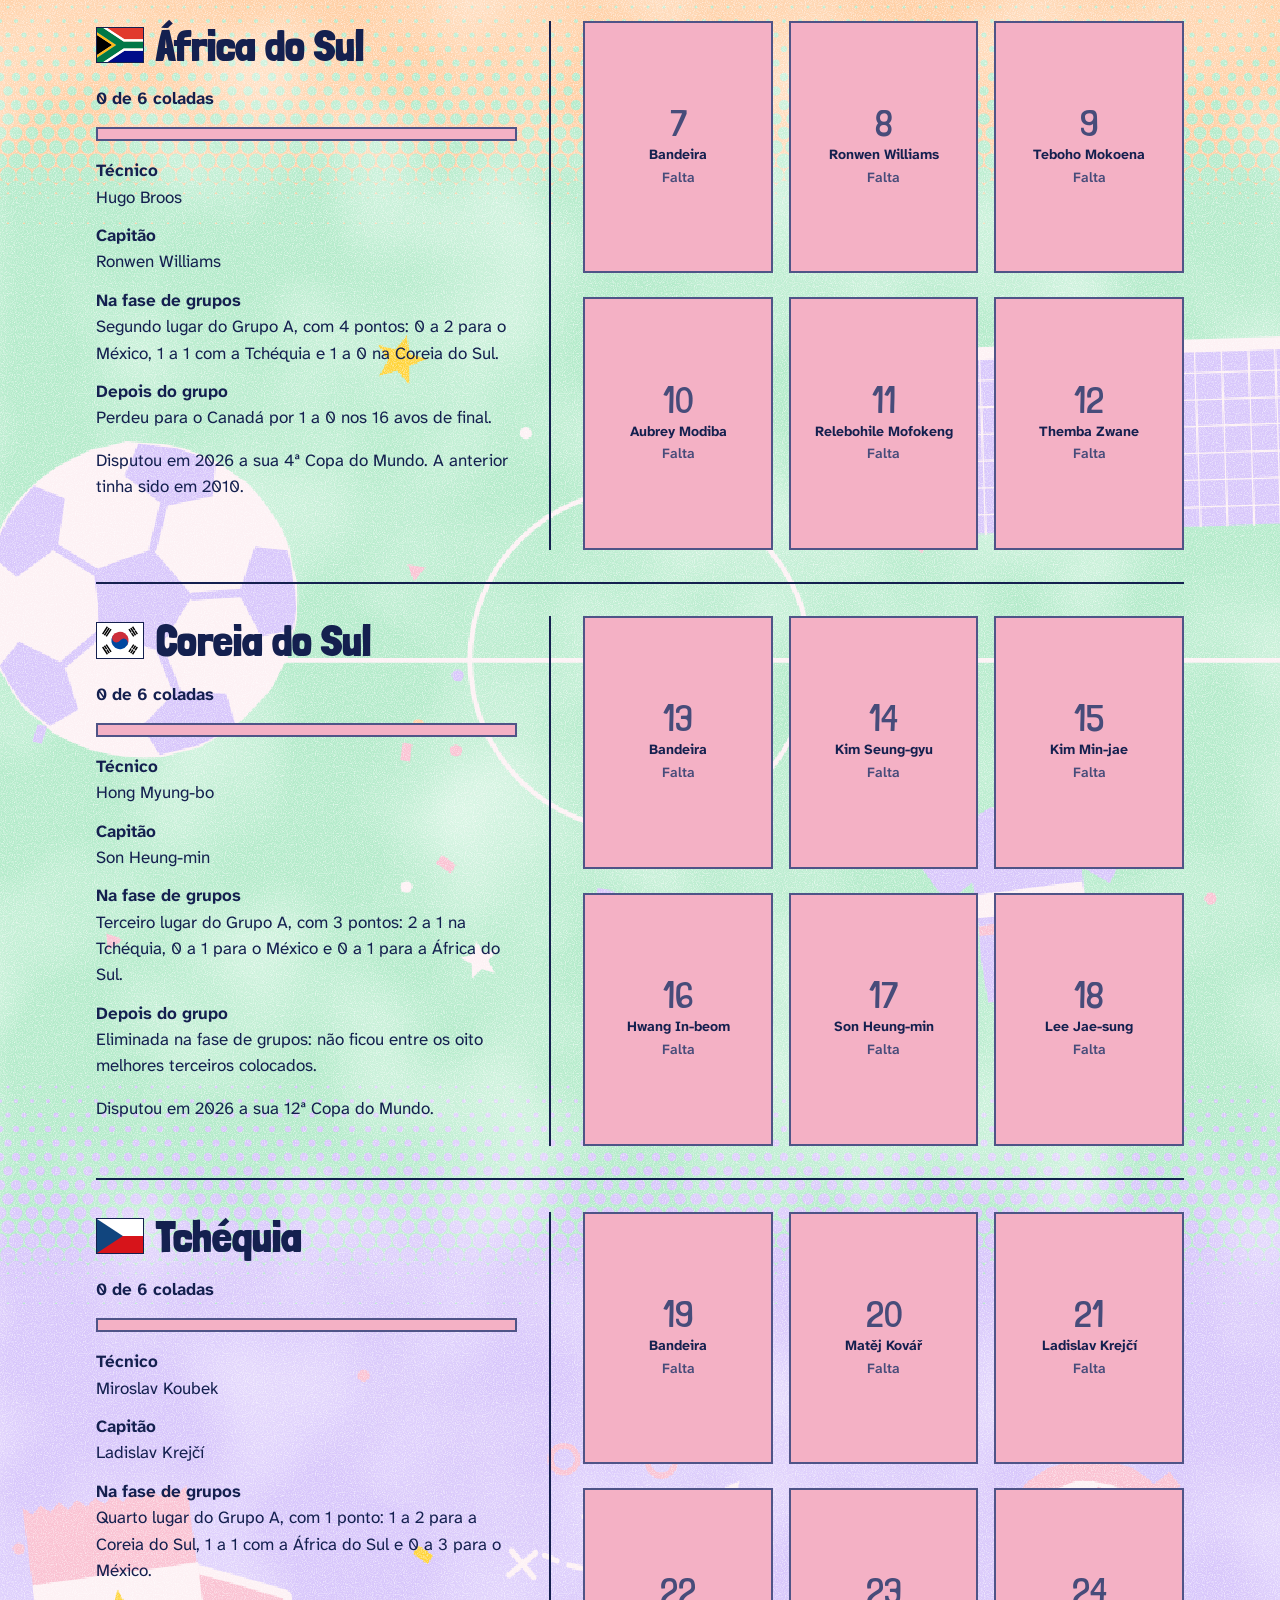
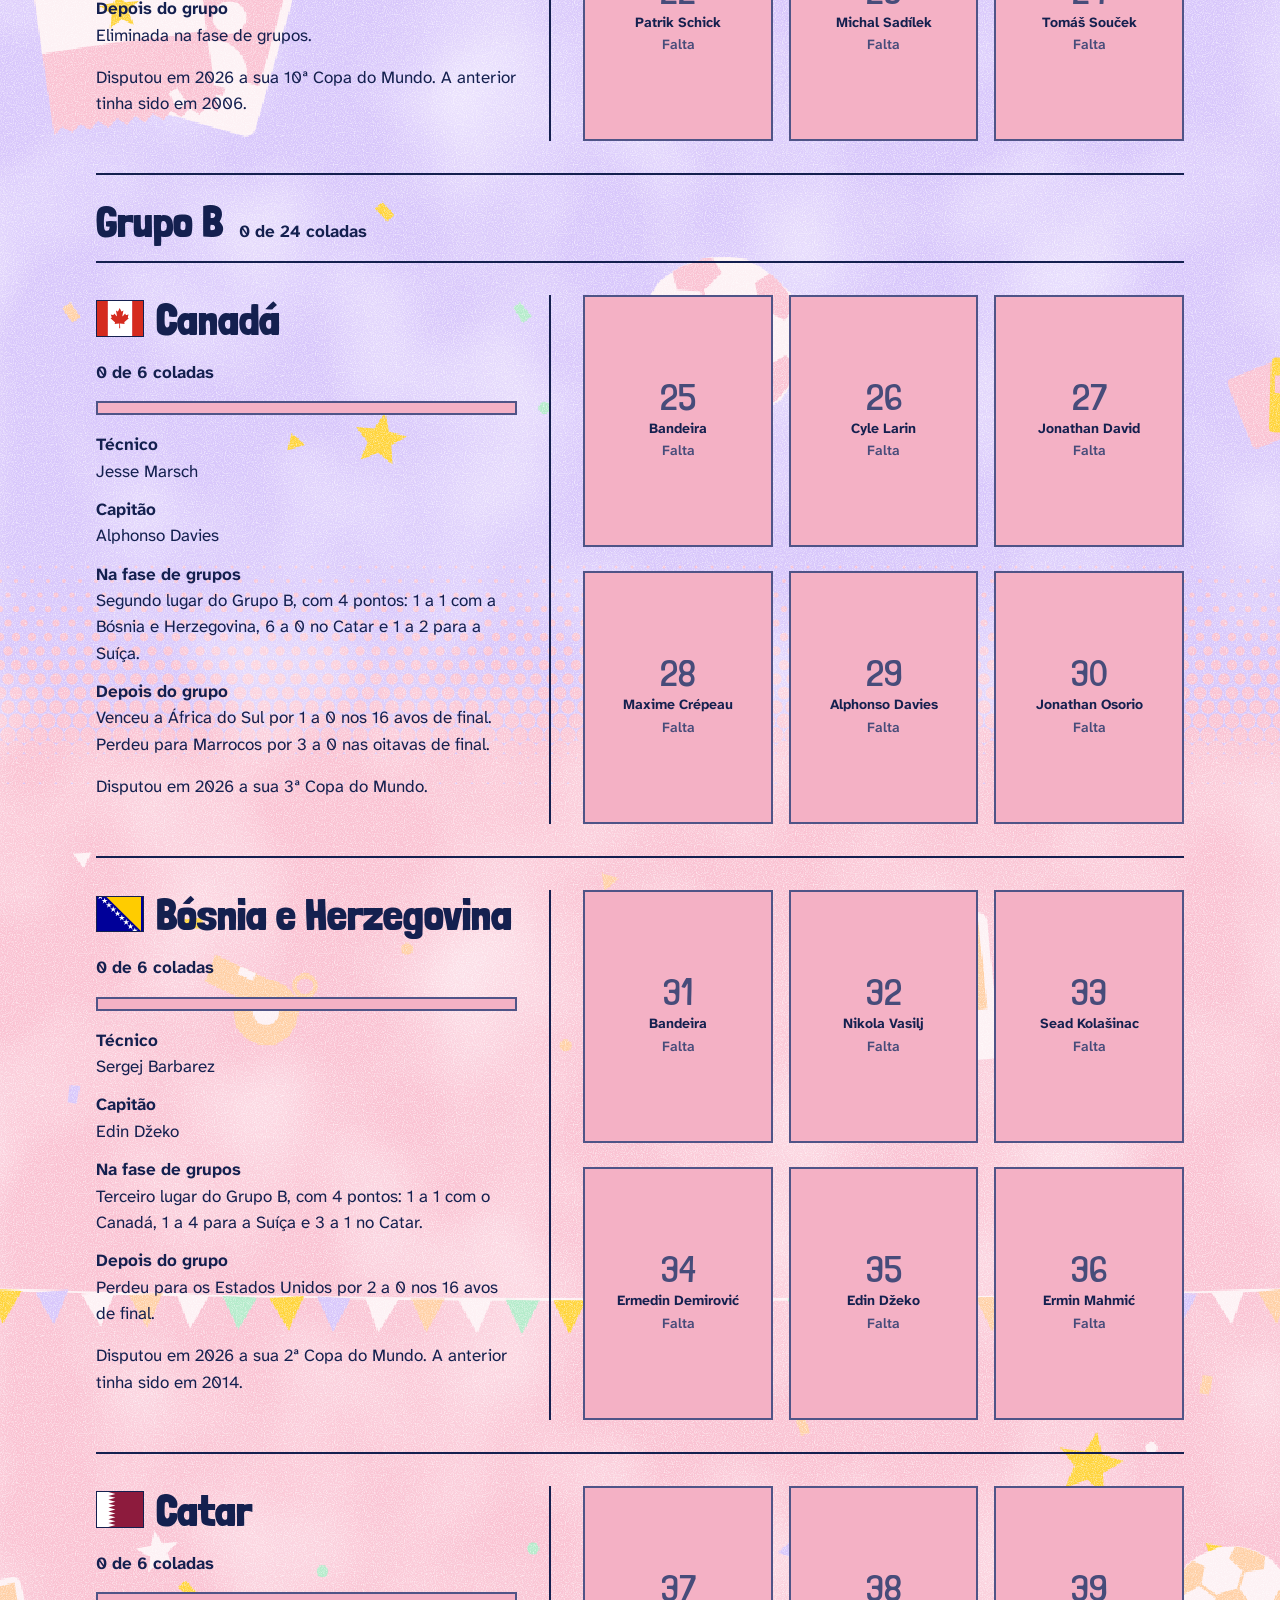
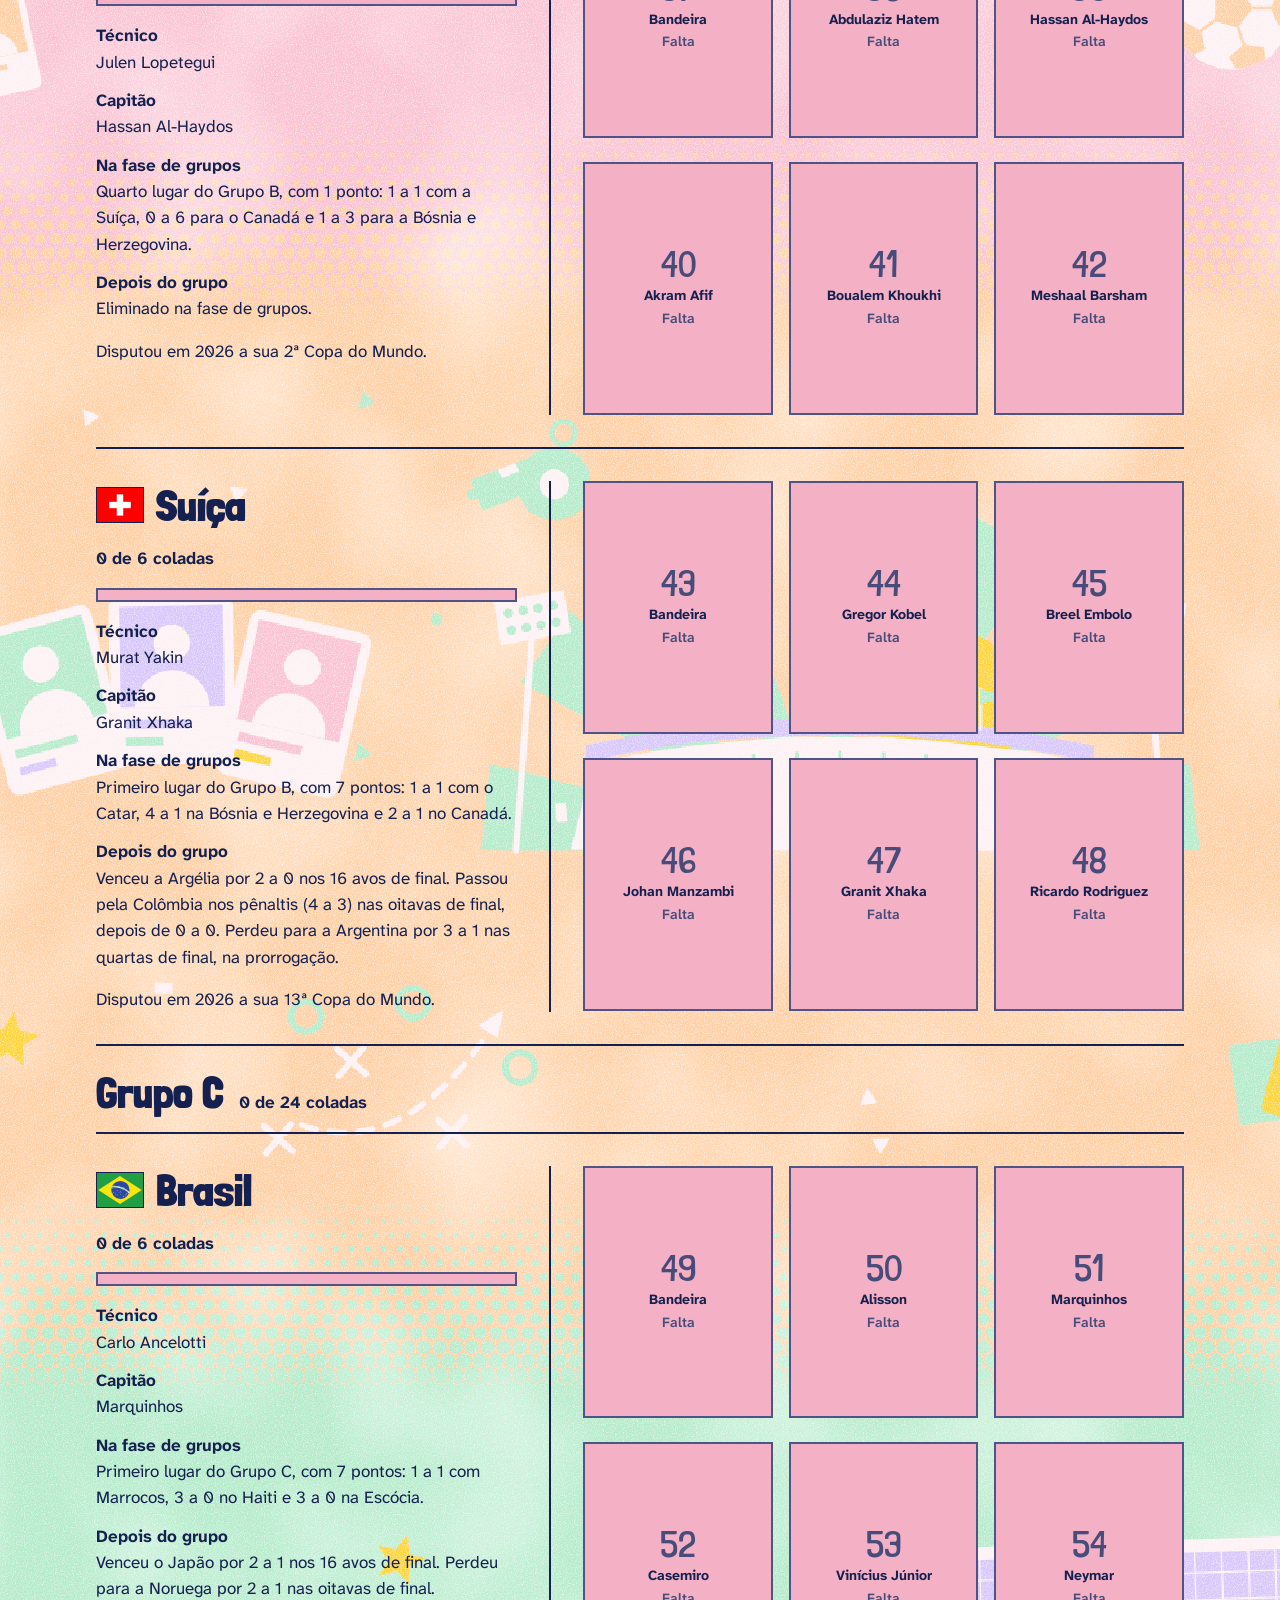
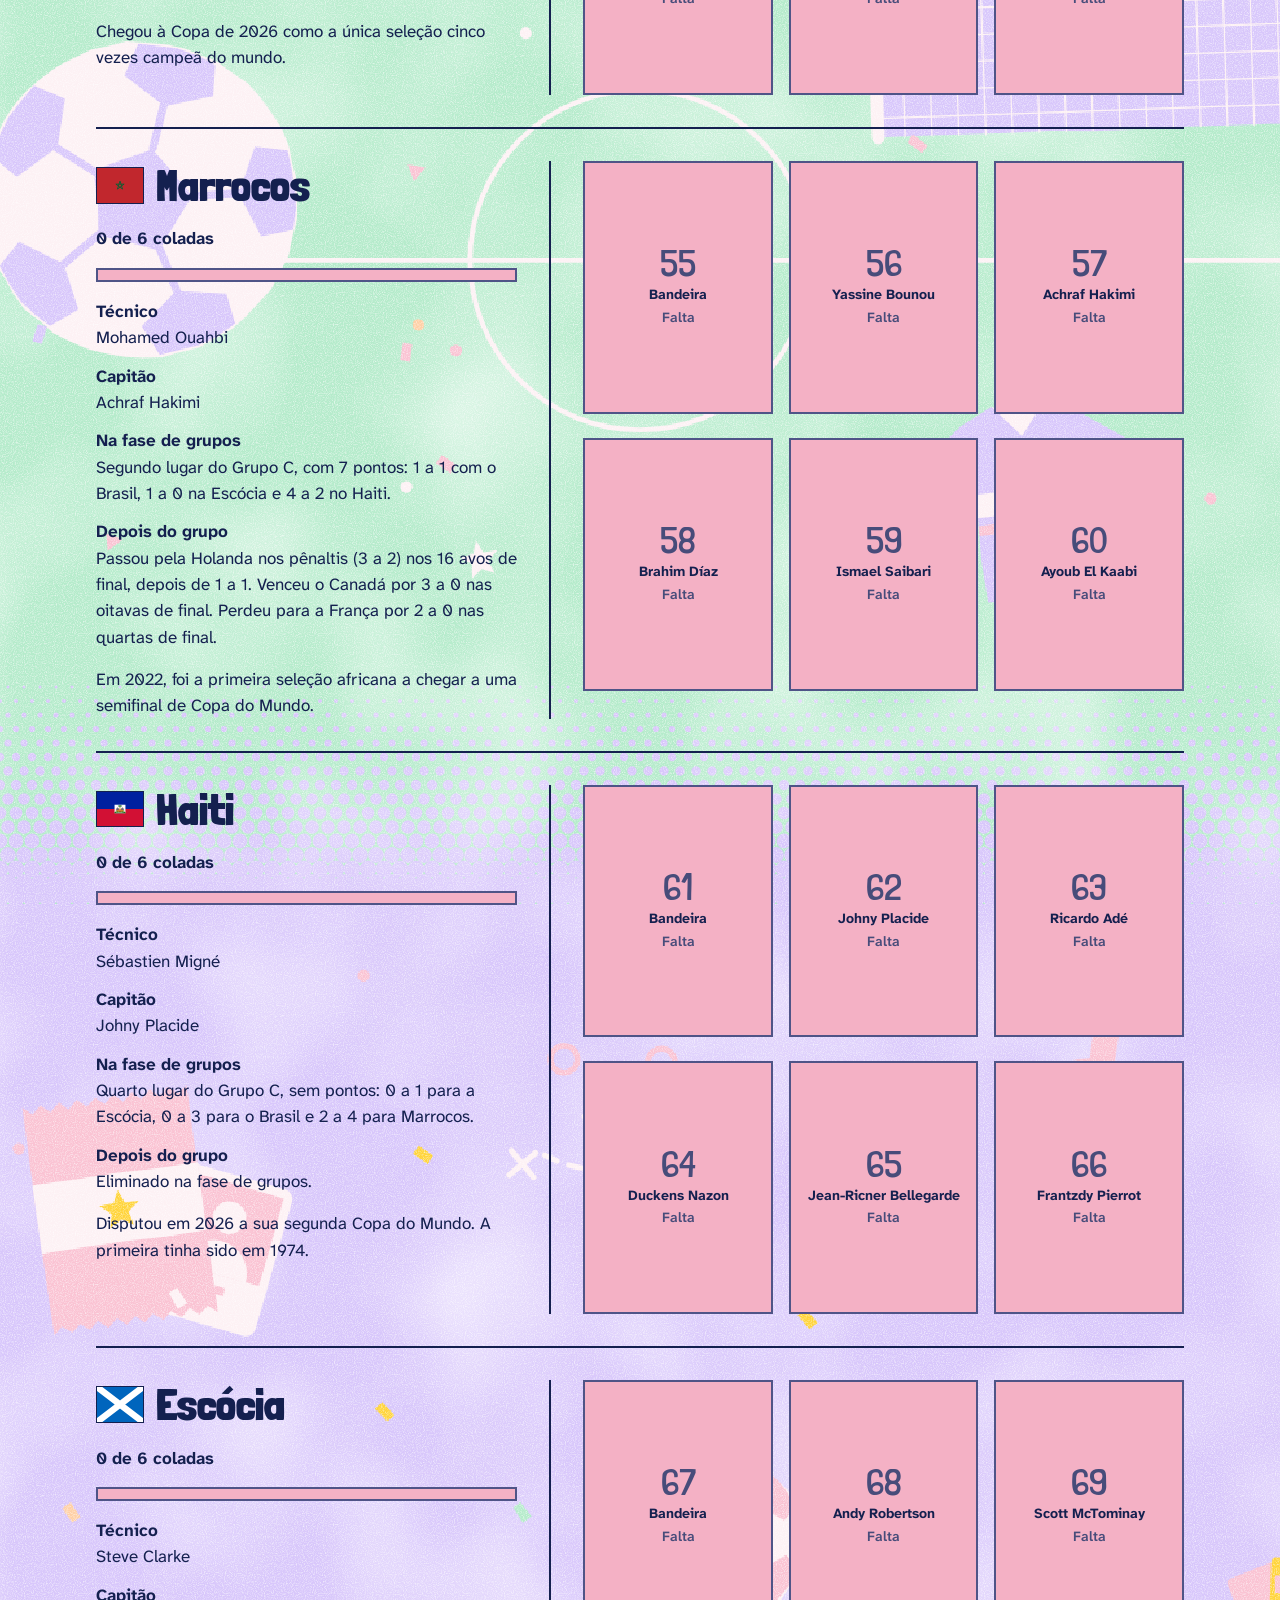
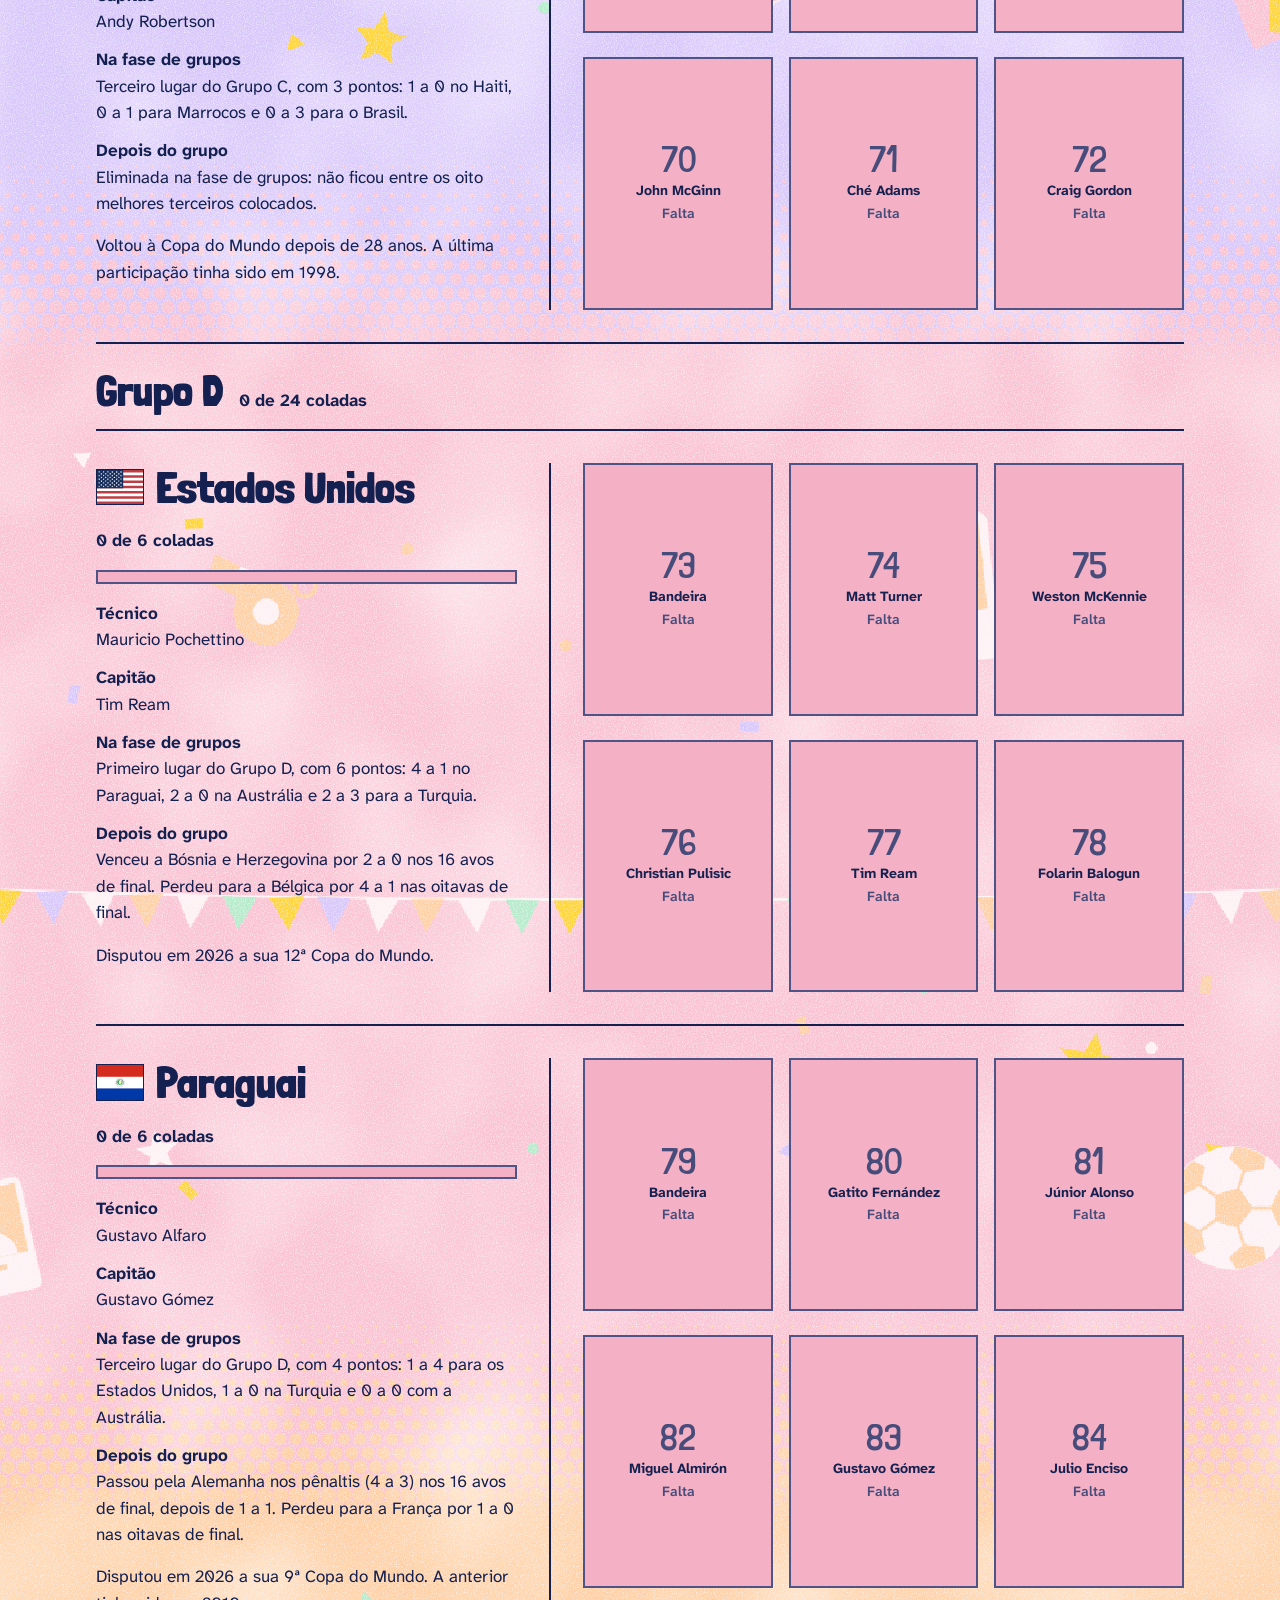
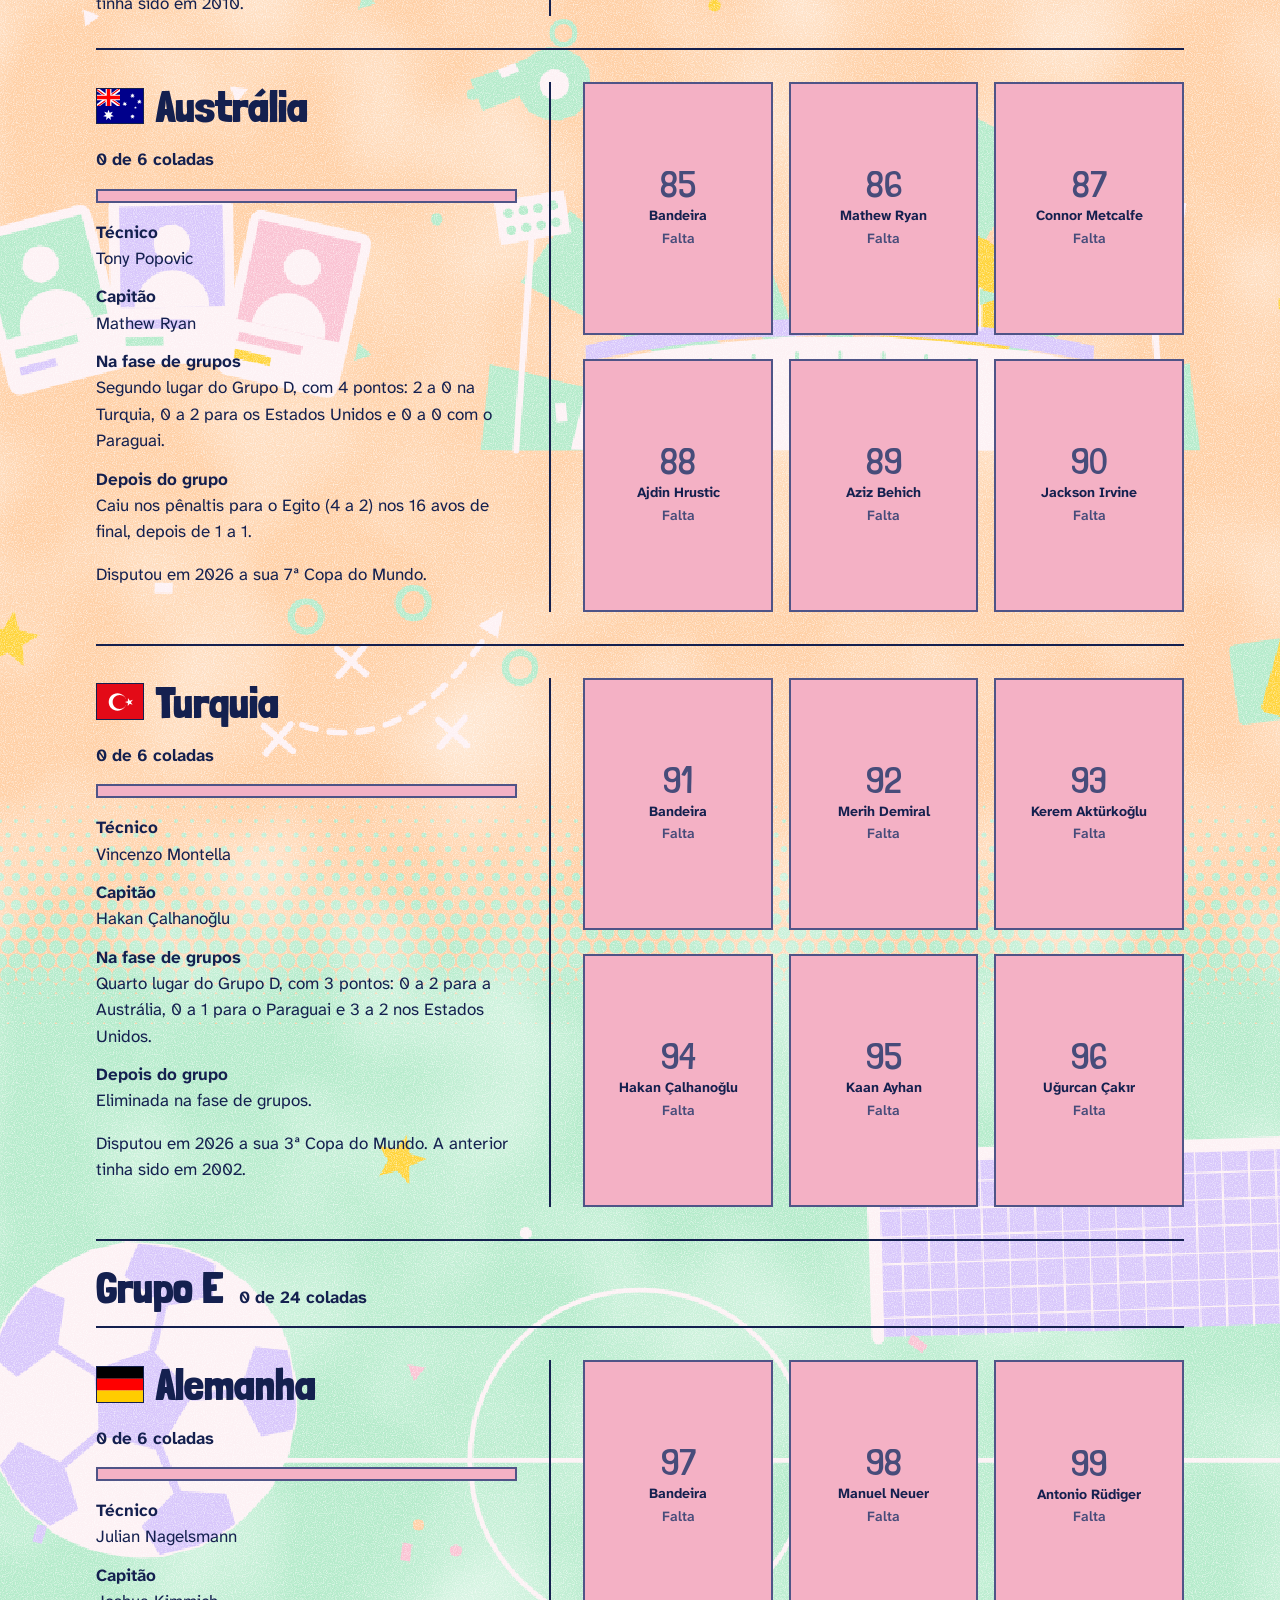
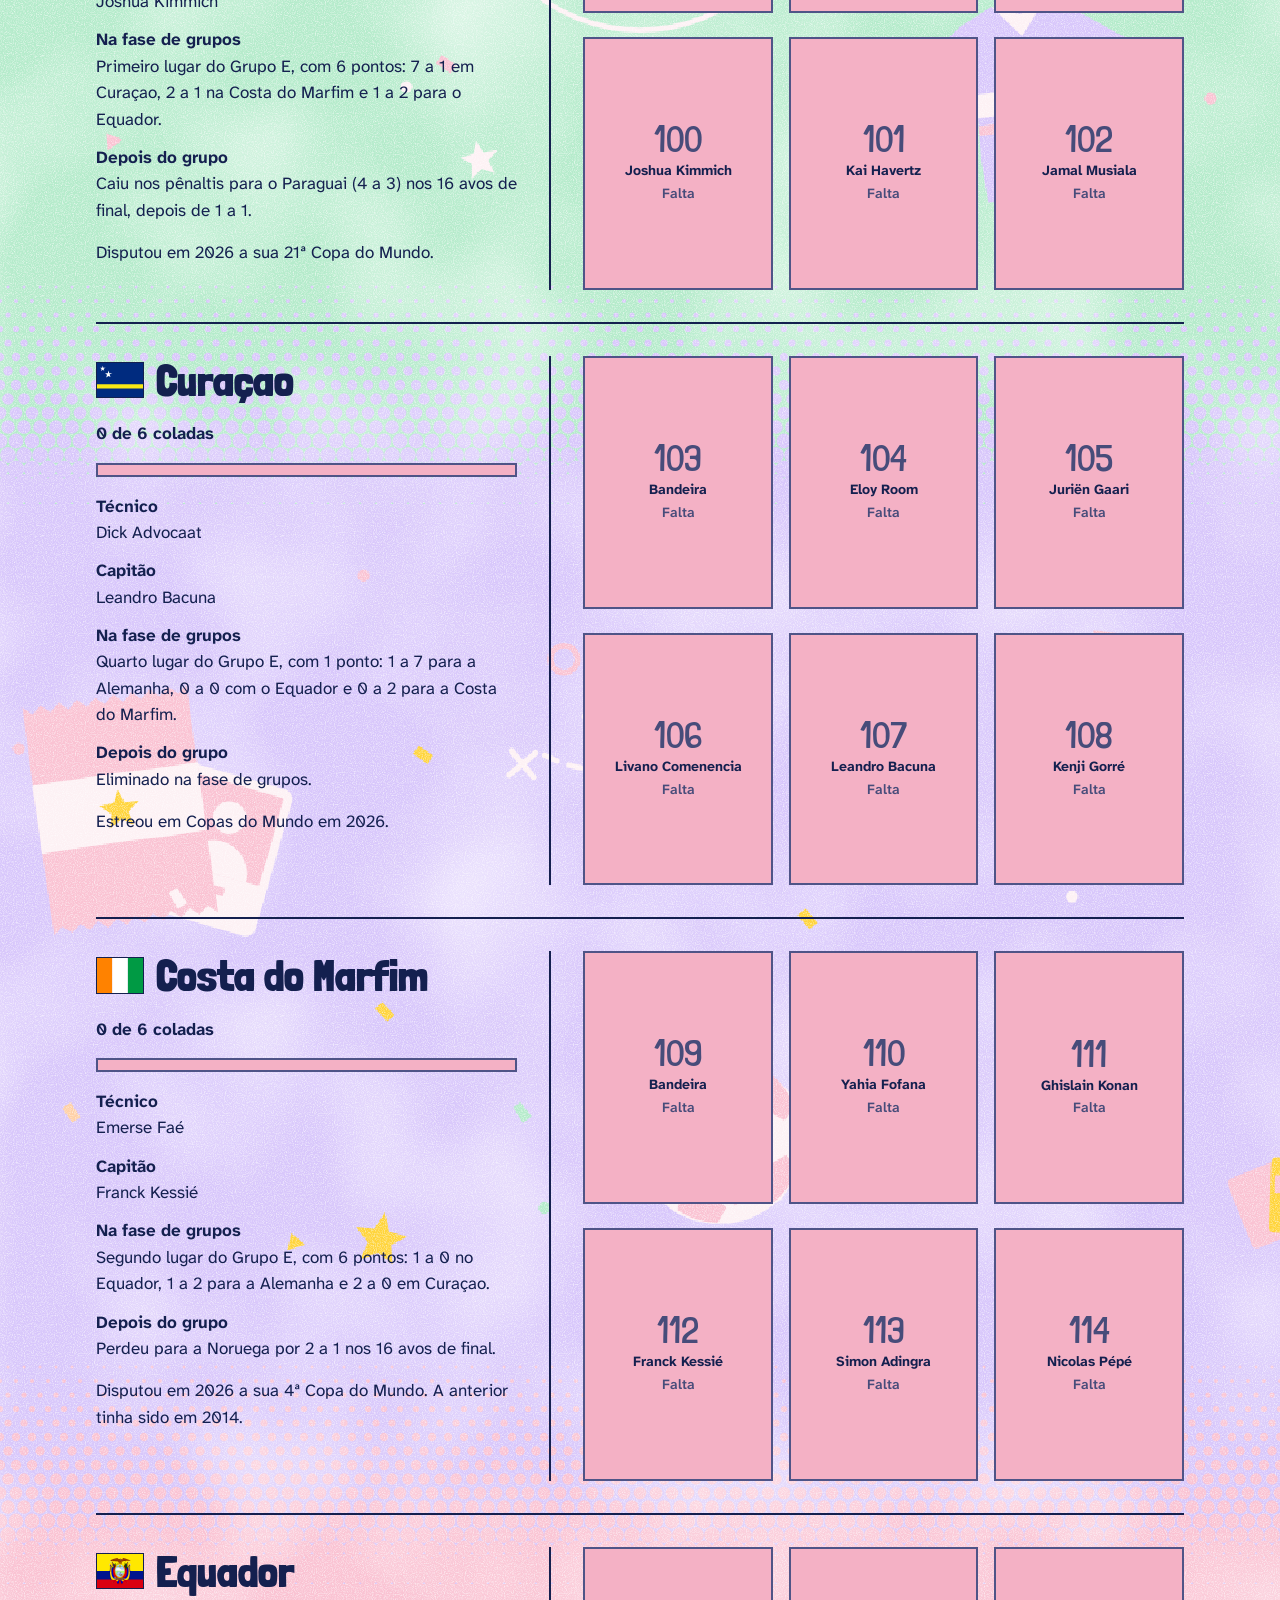
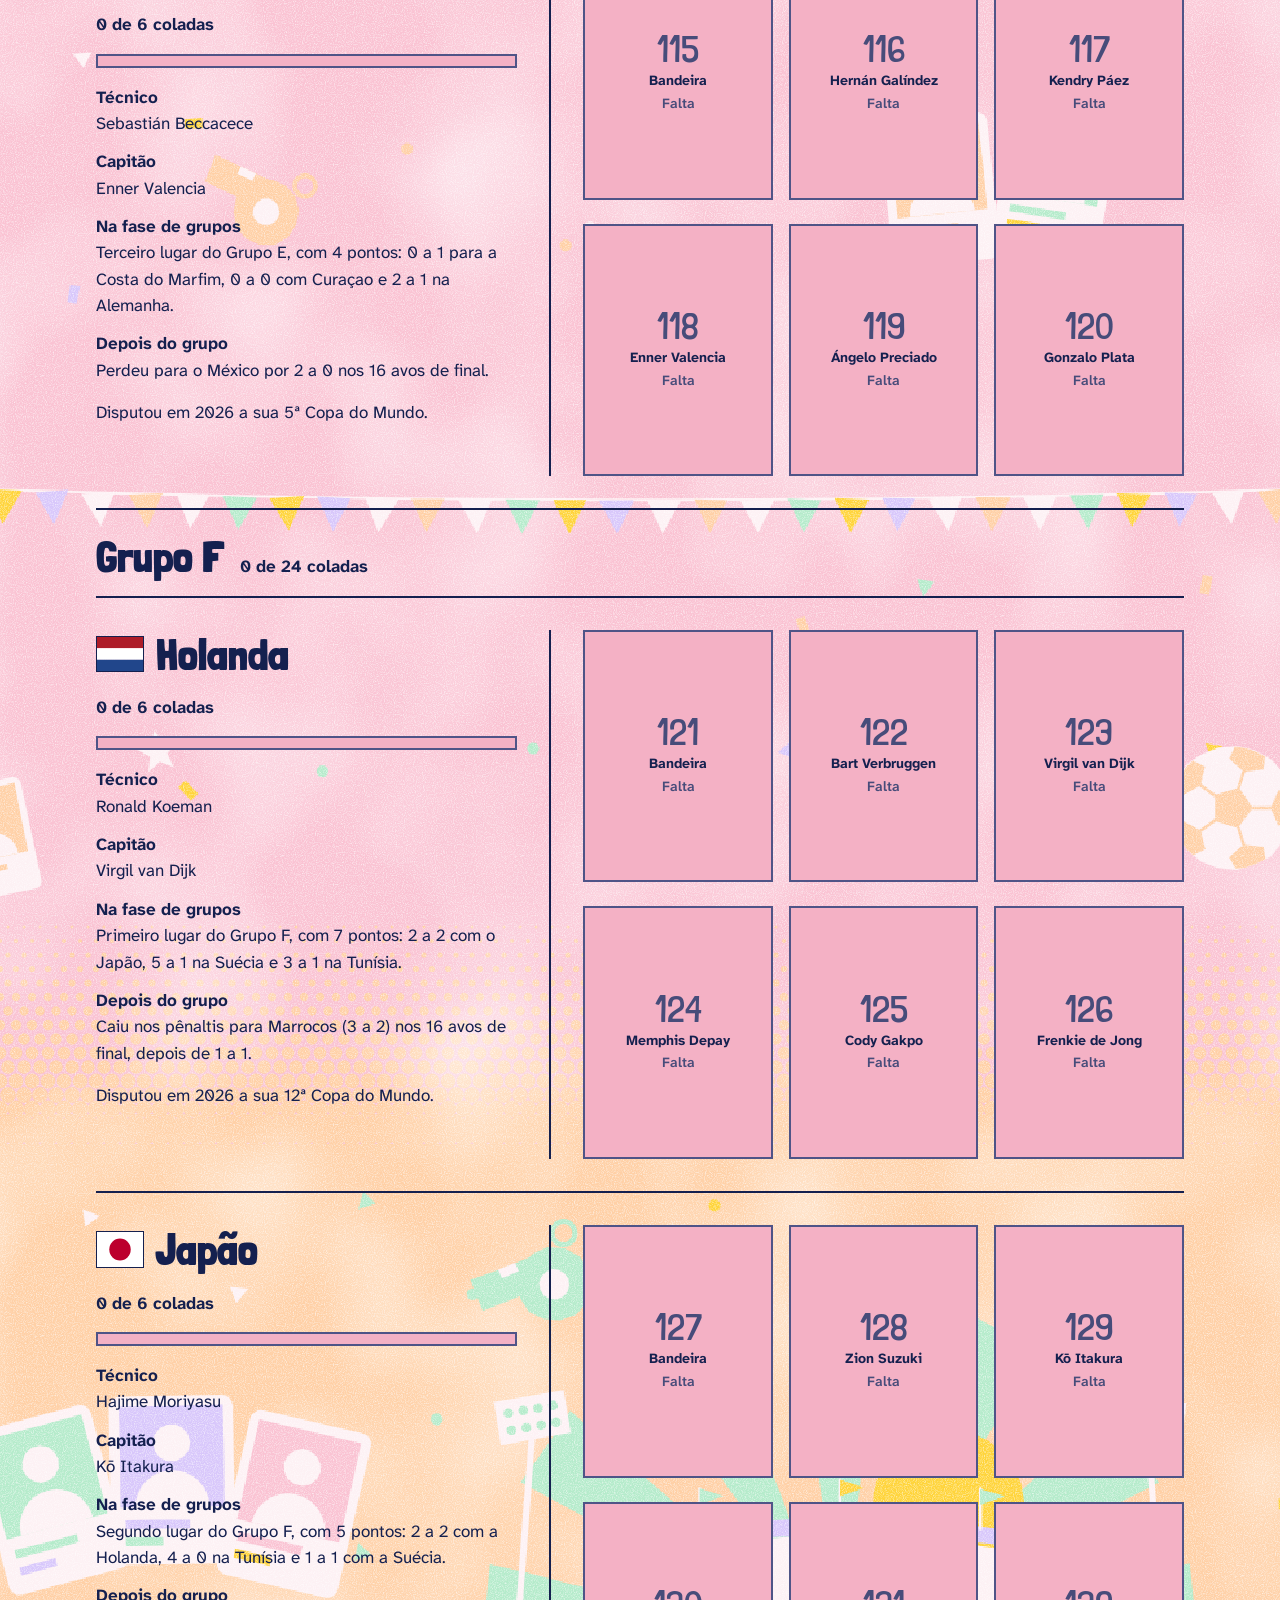
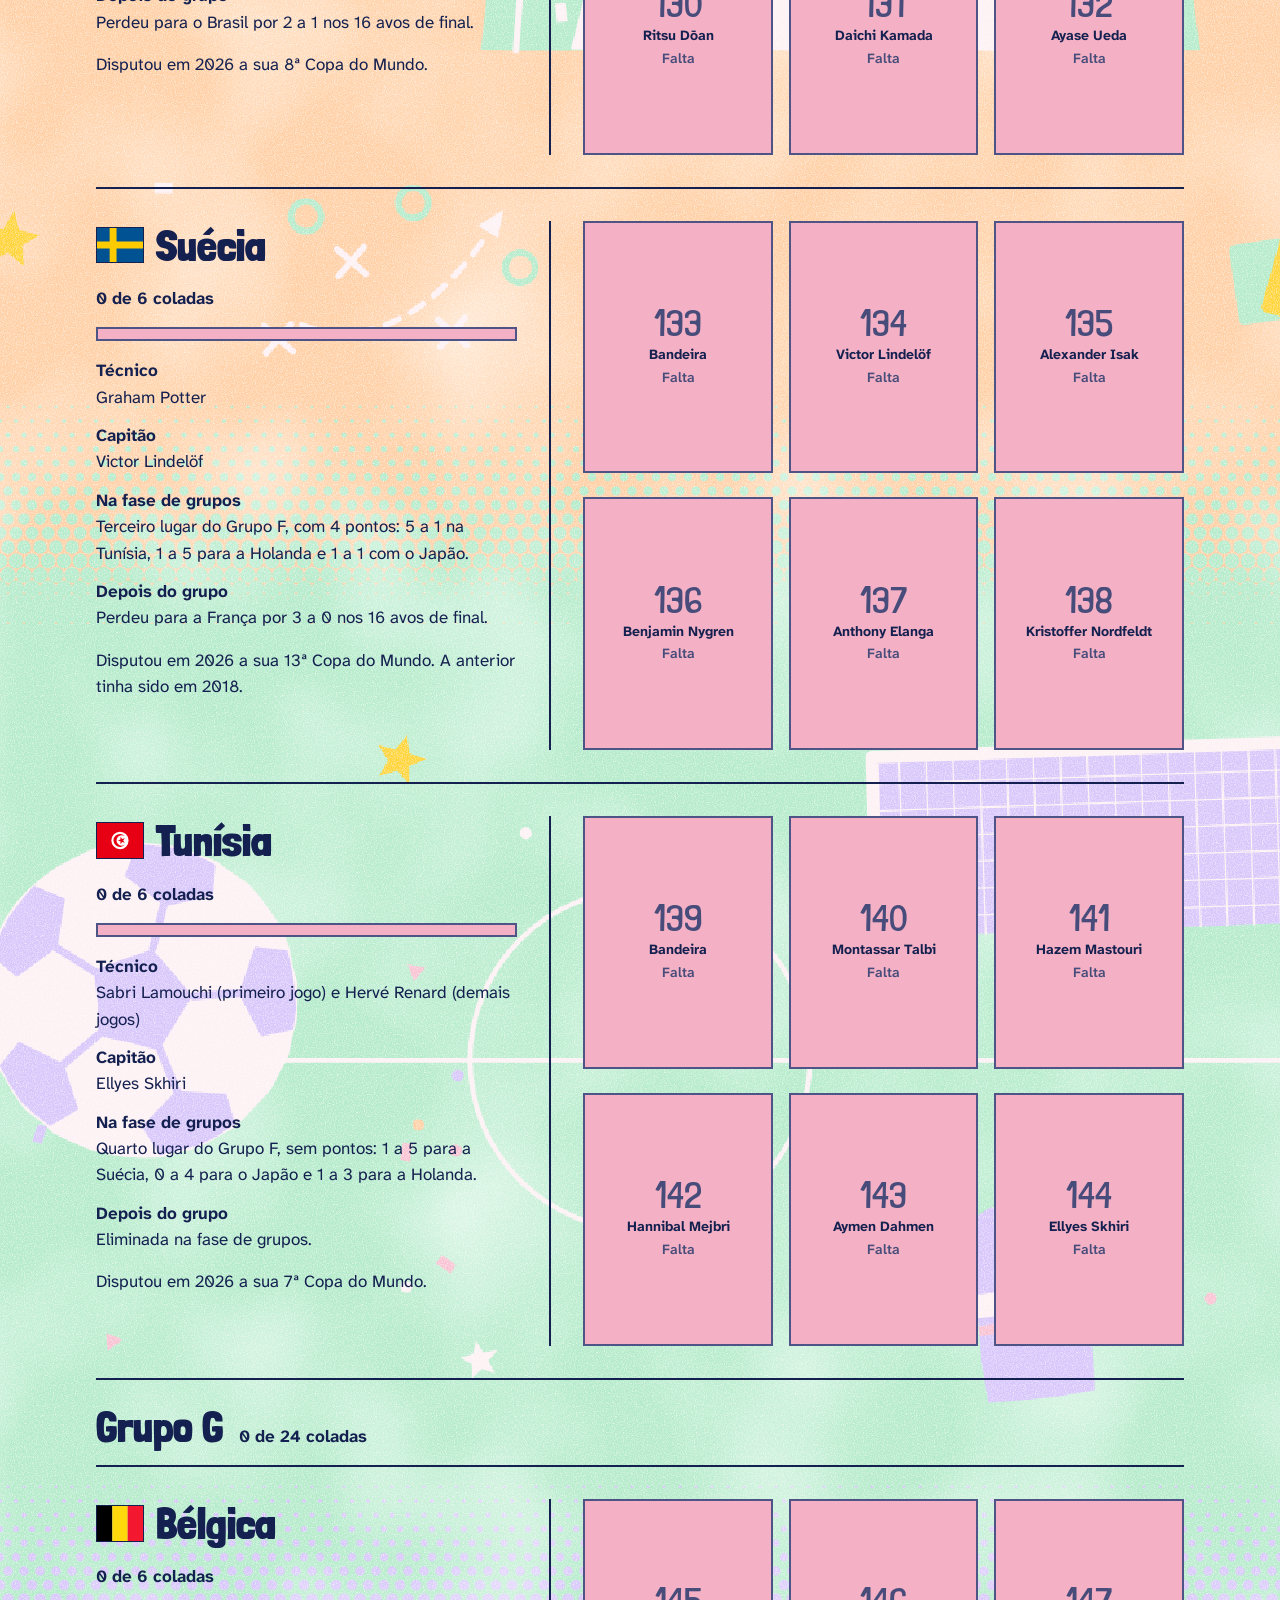
<file: album.html>
<!DOCTYPE html>
<html lang="pt-BR">
<head>
  <meta charset="UTF-8">
  <meta name="viewport" content="width=device-width, initial-scale=1">
  <title>Álbum | Colei!</title>
  <meta name="description" content="As páginas do álbum, organizadas por grupo e por seleção.">
  <link rel="icon" href="assets/svg/favicon.svg" type="image/svg+xml">

  <script src="js/tema-acessibilidade.js"></script>
  <script src="js/menu.js" defer></script>
  <script src="js/efeitos.js" defer></script>

  <script src="js/dados.js" defer></script>
  <script src="js/estado.js" defer></script>
  <script src="js/figurinha.js" defer></script>
  <script src="js/album.js" defer></script>

  <link rel="stylesheet" href="css/tokens.css">
  <link rel="stylesheet" href="css/base.css">
  <link rel="stylesheet" href="css/componentes.css">
  <link rel="stylesheet" href="css/paginas.css">
  <link rel="stylesheet" href="css/acessibilidade.css">
</head>
<body>
  <a class="pular" href="#conteudo">Pular para o conteúdo</a>

  <header class="cabecalho">
    <div class="largura cabecalho-grade">
      <a class="marca" href="index.html" aria-label="Colei!, página inicial">Colei!</a>

      <button class="botao-menu" type="button" aria-expanded="false" aria-controls="menu-principal">Menu</button>

      <nav class="menu" id="menu-principal" aria-label="Principal">
        <ul>
          <li><a href="index.html">Início</a></li>
          <li><a href="album.html" aria-current="page">Álbum</a></li>
          <li><a href="pacotinhos.html">Pacotinhos</a></li>
          <li><a href="trocas.html">Trocas</a></li>
          <li><a href="sobre.html">Sobre</a></li>
          <li><a href="contato.html">Contato</a></li>
          <li><a class="menu-entrar" href="login.html">Entrar</a></li>
        </ul>
      </nav>

      <button class="botao-acessibilidade" type="button" id="abrir-acessibilidade" aria-haspopup="dialog">
        <svg class="icone" viewBox="0 0 24 24" width="24" height="24" aria-hidden="true" focusable="false">
          <circle cx="12" cy="4.5" r="2.2" fill="currentColor"/>
          <path d="M4 8.5h16M12 8.5v6M8 21l4-6.5 4 6.5" fill="none" stroke="currentColor" stroke-width="2.2" stroke-linecap="round" stroke-linejoin="round"/>
        </svg>
        <span class="botao-acessibilidade-texto">Acessibilidade</span>
      </button>
    </div>
  </header>

  <main id="conteudo" tabindex="-1">

    <section class="largura dobra album-topo">
      <div class="fluxo">
        <h1>Álbum</h1>
        <p class="placar">
          <span class="placar-numero"><span class="odometro" id="placar-odometro" aria-hidden="true"></span><span class="escondido" id="placar-coladas">0</span></span>
          <span>de <span id="placar-total">24</span> figurinhas coladas</span>
        </p>
        <div class="barra" aria-hidden="true"><span class="barra-cheia" id="placar-barra"></span></div>
        <p id="placar-texto">Falta colar tudo: o álbum está novinho.</p>

        <nav class="fluxo" aria-labelledby="titulo-indice">
          <h2 class="titulo-menor" id="titulo-indice">Ir para um grupo</h2>
          <ol class="tira tira-indice" id="indice-grupos"></ol>
        </nav>
        <noscript><p>O álbum precisa do JavaScript ligado no navegador para mostrar e colar as figurinhas.</p></noscript>
      </div>

      <div class="fluxo">
        <h2 id="titulo-mao" tabindex="-1">Na mão</h2>
        <p id="mao-texto">As figurinhas que saem do pacotinho aparecem aqui, prontas para colar.</p>
        <ul class="bandeja" id="bandeja" aria-labelledby="titulo-mao"></ul>
        <p id="mao-vazia"><a class="botao" href="pacotinhos.html">Abrir um pacotinho</a></p>
      </div>
    </section>

    <section class="largura secao fluxo" aria-labelledby="titulo-procurar">
      <h2 id="titulo-procurar">Procurar no álbum</h2>

      <div class="campo">
        <label class="campo-rotulo" for="busca">Buscar figurinha</label>
        <span class="campo-dica" id="busca-dica">Nome, número, seleção, posição ou clube.</span>
        <input class="campo-entrada" type="search" id="busca" autocomplete="off" aria-describedby="busca-dica">
      </div>

      <div class="abas" role="tablist" aria-label="Quais figurinhas mostrar">
        <button class="aba" type="button" role="tab" id="aba-todas" data-aba="todas" aria-selected="true" aria-controls="painel-album">Todas<span class="aba-conta" id="conta-todas">24</span></button>
        <button class="aba" type="button" role="tab" id="aba-tenho" data-aba="tenho" aria-selected="false" aria-controls="painel-album" tabindex="-1">Tenho<span class="aba-conta" id="conta-tenho">0</span></button>
        <button class="aba" type="button" role="tab" id="aba-faltam" data-aba="faltam" aria-selected="false" aria-controls="painel-album" tabindex="-1">Faltam<span class="aba-conta" id="conta-faltam">24</span></button>
        <button class="aba" type="button" role="tab" id="aba-repetidas" data-aba="repetidas" aria-selected="false" aria-controls="painel-album" tabindex="-1">Repetidas<span class="aba-conta" id="conta-repetidas">0</span></button>
      </div>

      <div class="filtros">
        <div class="campo">
          <label class="campo-rotulo" for="filtro-grupo">Grupo</label>
          <select class="campo-entrada" id="filtro-grupo"><option value="">Todos</option></select>
        </div>
        <div class="campo">
          <label class="campo-rotulo" for="filtro-selecao">Seleção</label>
          <select class="campo-entrada" id="filtro-selecao"><option value="">Todas</option></select>
        </div>
        <div class="campo">
          <label class="campo-rotulo" for="filtro-posicao">Posição</label>
          <select class="campo-entrada" id="filtro-posicao"><option value="">Todas</option></select>
        </div>
        <div class="campo">
          <label class="campo-rotulo" for="filtro-raridade">Raridade</label>
          <select class="campo-entrada" id="filtro-raridade"><option value="">Todas</option></select>
        </div>
      </div>

      <div class="resultado">
        <p id="resultado" role="status">24 figurinhas</p>
        <button class="botao botao-contorno botao-pequeno" type="button" id="limpar-filtros" hidden>Limpar busca e filtros</button>
      </div>
    </section>

    <div class="largura" role="tabpanel" id="painel-album" aria-labelledby="aba-todas">
      <div id="paginas"></div>
      <div class="vazio fluxo" id="vazio" hidden>
        <h2>Nada por aqui</h2>
        <p>Nenhuma figurinha combina com essa busca. Tente outra palavra ou limpe os filtros.</p>
      </div>
    </div>

    <section class="largura secao" aria-labelledby="titulo-final">
      <div class="dobra">
        <div class="fluxo">
          <h2 id="titulo-final">Como terminou</h2>
          <p class="final-campea" id="final-campea"></p>
          <p id="final-placar"></p>
          <p id="final-onde"></p>
          <p id="final-numeros"></p>
          <svg class="campo-tracado" id="campo-do-final" viewBox="0 0 600 400" aria-hidden="true" focusable="false">
            <rect pathLength="1" x="20" y="20" width="560" height="360"/>
            <line pathLength="1" x1="300" y1="20" x2="300" y2="380"/>
            <circle pathLength="1" cx="300" cy="200" r="62"/>
            <rect pathLength="1" x="20" y="105" width="92" height="190"/>
            <rect pathLength="1" x="20" y="155" width="36" height="90"/>
            <path pathLength="1" d="M112 160a50 50 0 0 1 0 80"/>
            <rect pathLength="1" x="488" y="105" width="92" height="190"/>
            <rect pathLength="1" x="544" y="155" width="36" height="90"/>
            <path pathLength="1" d="M488 160a50 50 0 0 0 0 80"/>
          </svg>
        </div>

        <div class="fluxo">
          <h3>Os quatro primeiros</h3>
          <ol class="podio" id="final-podio"></ol>
          <p id="final-terceiro"></p>
          <h3>Prêmios</h3>
          <dl class="selecao-dados" id="final-premios"></dl>
        </div>
      </div>
    </section>

    <section class="largura secao fluxo" aria-labelledby="titulo-conquistas">
      <h2 id="titulo-conquistas">Conquistas</h2>
      <p>Cada conquista vale um pacotinho extra, para abrir quando quiser.</p>
      <ul class="conquistas" id="conquistas"></ul>
    </section>

    <p class="escondido" id="aviso" role="status"></p>

    <div class="recado" id="recado" hidden>
      <p class="recado-texto" id="recado-texto"></p>
      <button class="recado-botao" type="button" id="recado-desfazer">Desfazer</button>
      <button class="recado-botao" type="button" id="recado-fechar">Fechar</button>
    </div>
  </main>

  <footer class="rodape">
    <div class="largura rodape-grade">
      <div class="rodape-sobre">
        <p class="rodape-marca">Colei!</p>
        <p>O álbum de figurinhas da Copa de 2026.</p>
      </div>

      <nav aria-label="Rodapé">
        <ul class="rodape-links">
          <li><a href="index.html">Início</a></li>
          <li><a href="album.html">Álbum</a></li>
          <li><a href="pacotinhos.html">Pacotinhos</a></li>
          <li><a href="trocas.html">Trocas</a></li>
          <li><a href="sobre.html">Sobre</a></li>
          <li><a href="contato.html">Contato</a></li>
          <li><a href="login.html">Entrar</a></li>
          <li><a href="https://github.com/vitorzago1/album-copa-2026">Código no GitHub</a></li>
          <li><a href="https://vitorzago1.github.io/album-copa-2026/">Site publicado</a></li>
        </ul>
      </nav>

      <div class="rodape-creditos">
        <p>Projeto acadêmico de Vitor Zago Pontes Morais. Desenvolvimento de Interfaces, 2/2026, CEUB. Prof. Dr. Felipe Batista da Silva.</p>
        <p>Projeto acadêmico, sem fins comerciais e sem vínculo com a FIFA, a Panini ou as federações.</p>
        <p>Fontes tipográficas: Londrina Solid e Atkinson Hyperlegible Next (licença OFL). Bandeiras: flag-icons (licença MIT). Fotos dos estádios: Wikimedia Commons. Os créditos completos ficam na página <a href="sobre.html#creditos">Sobre</a>.</p>
      </div>
    </div>
  </footer>
</body>
</html>
</file>
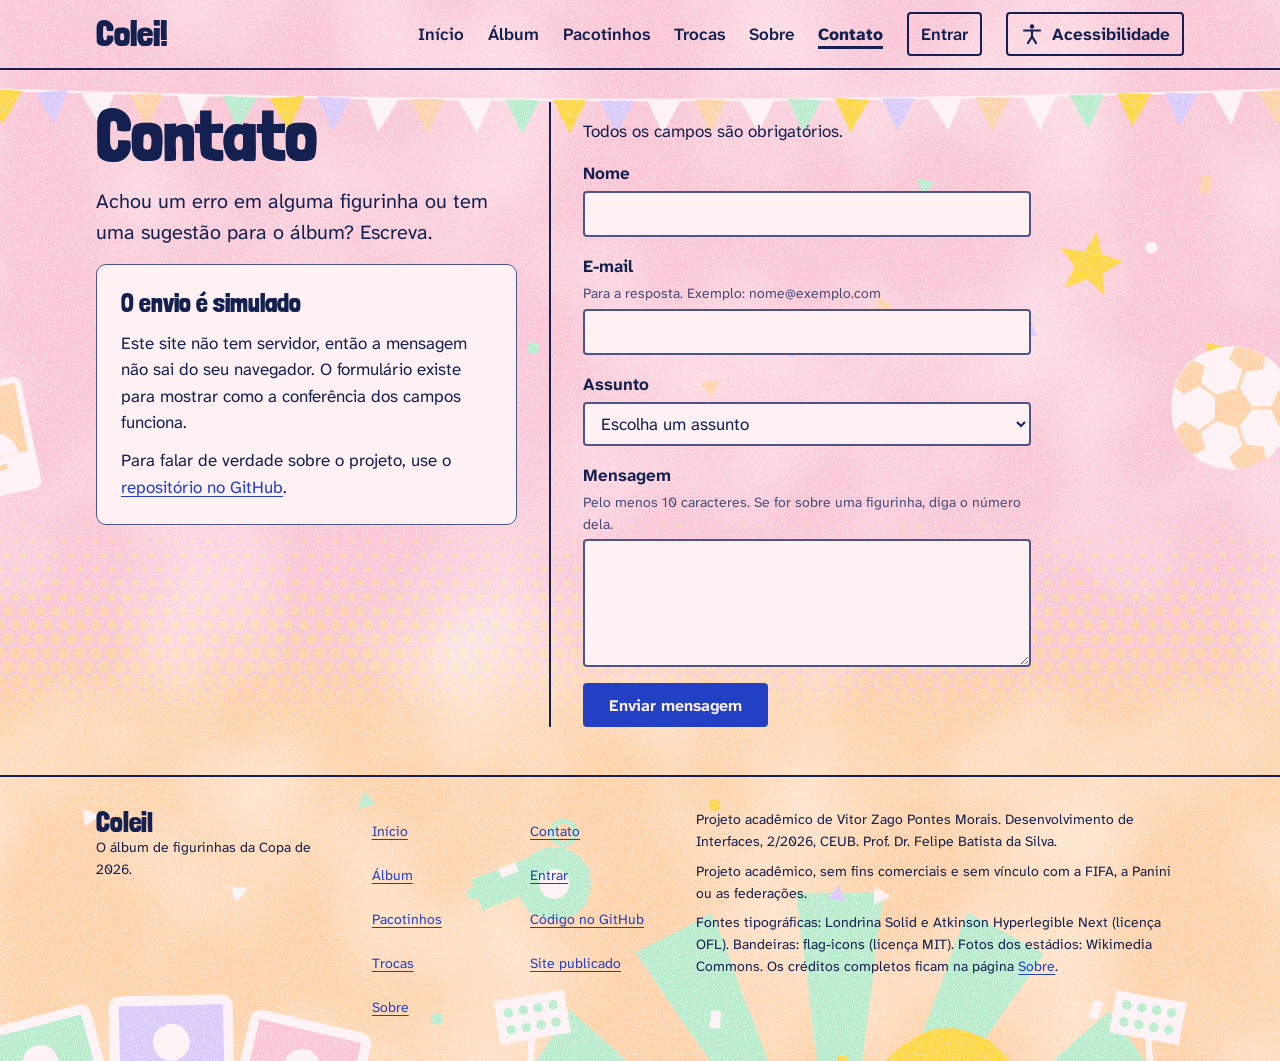
<file: contato.html>
<!DOCTYPE html>
<html lang="pt-BR">
<head>
  <meta charset="UTF-8">
  <meta name="viewport" content="width=device-width, initial-scale=1">
  <title>Contato | Colei!</title>
  <meta name="description" content="Fale com o autor do projeto.">
  <link rel="icon" href="assets/svg/favicon.svg" type="image/svg+xml">

  <script src="js/tema-acessibilidade.js"></script>
  <script src="js/menu.js" defer></script>
  <script src="js/efeitos.js" defer></script>

  <script src="js/formulario.js" defer></script>
  <script src="js/contato.js" defer></script>

  <link rel="stylesheet" href="css/tokens.css">
  <link rel="stylesheet" href="css/base.css">
  <link rel="stylesheet" href="css/componentes.css">
  <link rel="stylesheet" href="css/paginas.css">
  <link rel="stylesheet" href="css/acessibilidade.css">
</head>
<body>
  <a class="pular" href="#conteudo">Pular para o conteúdo</a>

  <header class="cabecalho">
    <div class="largura cabecalho-grade">
      <a class="marca" href="index.html" aria-label="Colei!, página inicial">Colei!</a>

      <button class="botao-menu" type="button" aria-expanded="false" aria-controls="menu-principal">Menu</button>

      <nav class="menu" id="menu-principal" aria-label="Principal">
        <ul>
          <li><a href="index.html">Início</a></li>
          <li><a href="album.html">Álbum</a></li>
          <li><a href="pacotinhos.html">Pacotinhos</a></li>
          <li><a href="trocas.html">Trocas</a></li>
          <li><a href="sobre.html">Sobre</a></li>
          <li><a href="contato.html" aria-current="page">Contato</a></li>
          <li><a class="menu-entrar" href="login.html">Entrar</a></li>
        </ul>
      </nav>

      <button class="botao-acessibilidade" type="button" id="abrir-acessibilidade" aria-haspopup="dialog">
        <svg class="icone" viewBox="0 0 24 24" width="24" height="24" aria-hidden="true" focusable="false">
          <circle cx="12" cy="4.5" r="2.2" fill="currentColor"/>
          <path d="M4 8.5h16M12 8.5v6M8 21l4-6.5 4 6.5" fill="none" stroke="currentColor" stroke-width="2.2" stroke-linecap="round" stroke-linejoin="round"/>
        </svg>
        <span class="botao-acessibilidade-texto">Acessibilidade</span>
      </button>
    </div>
  </header>

  <main id="conteudo" tabindex="-1">

    <section class="largura dobra">
      <div class="fluxo">
        <h1>Contato</h1>
        <p class="abertura-texto">Achou um erro em alguma figurinha ou tem uma sugestão para o álbum? Escreva.</p>

        <div class="cartao">
          <h2 class="titulo-menor">O envio é simulado</h2>
          <p>Este site não tem servidor, então a mensagem não sai do seu navegador. O formulário existe para mostrar como a conferência dos campos funciona.</p>
          <p>Para falar de verdade sobre o projeto, use o <a href="https://github.com/vitorzago1/album-copa-2026">repositório no GitHub</a>.</p>
        </div>
        <noscript><p>A conferência dos campos precisa do JavaScript ligado no navegador.</p></noscript>
      </div>

      <div class="fluxo">
        <div class="resumo-erros" id="resumo-erros" tabindex="-1" aria-labelledby="resumo-titulo" hidden>
          <h2 class="titulo-menor" id="resumo-titulo"></h2>
          <ul id="resumo-lista"></ul>
        </div>

        <p class="aviso-sucesso" id="contato-sucesso" role="status" aria-live="polite" tabindex="-1"></p>

        <form class="formulario" id="form-contato" novalidate>
          <p>Todos os campos são obrigatórios.</p>

          <div class="campo">
            <label class="campo-rotulo" for="contato-nome">Nome</label>
            <input class="campo-entrada" type="text" id="contato-nome" name="nome" autocomplete="name" required aria-describedby="contato-nome-erro">
            <p class="campo-erro" id="contato-nome-erro" hidden></p>
          </div>

          <div class="campo">
            <label class="campo-rotulo" for="contato-email">E-mail</label>
            <span class="campo-dica" id="contato-email-dica">Para a resposta. Exemplo: nome@exemplo.com</span>
            <input class="campo-entrada" type="email" id="contato-email" name="email" autocomplete="email" required aria-describedby="contato-email-dica contato-email-erro">
            <p class="campo-erro" id="contato-email-erro" hidden></p>
          </div>

          <div class="campo">
            <label class="campo-rotulo" for="contato-assunto">Assunto</label>
            <select class="campo-entrada" id="contato-assunto" name="assunto" required aria-describedby="contato-assunto-erro">
              <option value="">Escolha um assunto</option>
              <option value="erro">Erro em uma figurinha</option>
              <option value="sugestao">Sugestão para o álbum</option>
              <option value="acessibilidade">Problema de acessibilidade</option>
              <option value="outro">Outro assunto</option>
            </select>
            <p class="campo-erro" id="contato-assunto-erro" hidden></p>
          </div>

          <div class="campo">
            <label class="campo-rotulo" for="contato-mensagem">Mensagem</label>
            <span class="campo-dica" id="contato-mensagem-dica">Pelo menos 10 caracteres. Se for sobre uma figurinha, diga o número dela.</span>
            <textarea class="campo-entrada" id="contato-mensagem" name="mensagem" required minlength="10" aria-describedby="contato-mensagem-dica contato-mensagem-erro"></textarea>
            <p class="campo-erro" id="contato-mensagem-erro" hidden></p>
          </div>

          <p><button class="botao" type="submit">Enviar mensagem</button></p>
        </form>
      </div>
    </section>
  </main>

  <footer class="rodape">
    <div class="largura rodape-grade">
      <div class="rodape-sobre">
        <p class="rodape-marca">Colei!</p>
        <p>O álbum de figurinhas da Copa de 2026.</p>
      </div>

      <nav aria-label="Rodapé">
        <ul class="rodape-links">
          <li><a href="index.html">Início</a></li>
          <li><a href="album.html">Álbum</a></li>
          <li><a href="pacotinhos.html">Pacotinhos</a></li>
          <li><a href="trocas.html">Trocas</a></li>
          <li><a href="sobre.html">Sobre</a></li>
          <li><a href="contato.html">Contato</a></li>
          <li><a href="login.html">Entrar</a></li>
          <li><a href="https://github.com/vitorzago1/album-copa-2026">Código no GitHub</a></li>
          <li><a href="https://vitorzago1.github.io/album-copa-2026/">Site publicado</a></li>
        </ul>
      </nav>

      <div class="rodape-creditos">
        <p>Projeto acadêmico de Vitor Zago Pontes Morais. Desenvolvimento de Interfaces, 2/2026, CEUB. Prof. Dr. Felipe Batista da Silva.</p>
        <p>Projeto acadêmico, sem fins comerciais e sem vínculo com a FIFA, a Panini ou as federações.</p>
        <p>Fontes tipográficas: Londrina Solid e Atkinson Hyperlegible Next (licença OFL). Bandeiras: flag-icons (licença MIT). Fotos dos estádios: Wikimedia Commons. Os créditos completos ficam na página <a href="sobre.html#creditos">Sobre</a>.</p>
      </div>
    </div>
  </footer>
</body>
</html>
</file>
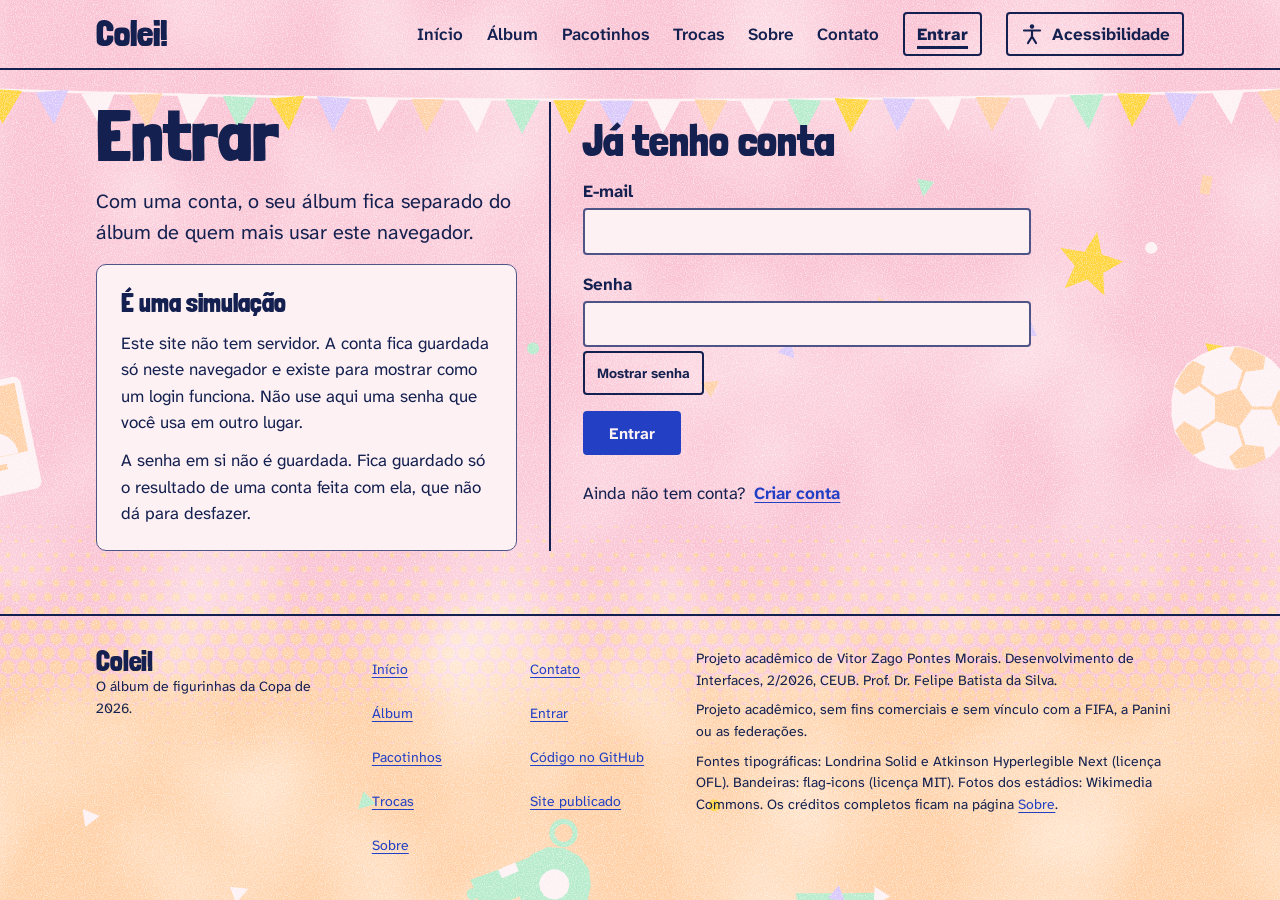
<file: login.html>
<!DOCTYPE html>
<html lang="pt-BR">
<head>
  <meta charset="UTF-8">
  <meta name="viewport" content="width=device-width, initial-scale=1">
  <title>Entrar | Colei!</title>
  <meta name="description" content="Entre ou crie sua conta para guardar o seu álbum.">
  <link rel="icon" href="assets/svg/favicon.svg" type="image/svg+xml">

  <script src="js/tema-acessibilidade.js"></script>
  <script src="js/menu.js" defer></script>
  <script src="js/efeitos.js" defer></script>

  <script src="js/dados.js" defer></script>
  <script src="js/estado.js" defer></script>
  <script src="js/formulario.js" defer></script>
  <script src="js/login.js" defer></script>

  <link rel="stylesheet" href="css/tokens.css">
  <link rel="stylesheet" href="css/base.css">
  <link rel="stylesheet" href="css/componentes.css">
  <link rel="stylesheet" href="css/paginas.css">
  <link rel="stylesheet" href="css/acessibilidade.css">
</head>
<body>
  <a class="pular" href="#conteudo">Pular para o conteúdo</a>

  <header class="cabecalho">
    <div class="largura cabecalho-grade">
      <a class="marca" href="index.html" aria-label="Colei!, página inicial">Colei!</a>

      <button class="botao-menu" type="button" aria-expanded="false" aria-controls="menu-principal">Menu</button>

      <nav class="menu" id="menu-principal" aria-label="Principal">
        <ul>
          <li><a href="index.html">Início</a></li>
          <li><a href="album.html">Álbum</a></li>
          <li><a href="pacotinhos.html">Pacotinhos</a></li>
          <li><a href="trocas.html">Trocas</a></li>
          <li><a href="sobre.html">Sobre</a></li>
          <li><a href="contato.html">Contato</a></li>
          <li><a class="menu-entrar" href="login.html" aria-current="page">Entrar</a></li>
        </ul>
      </nav>

      <button class="botao-acessibilidade" type="button" id="abrir-acessibilidade" aria-haspopup="dialog">
        <svg class="icone" viewBox="0 0 24 24" width="24" height="24" aria-hidden="true" focusable="false">
          <circle cx="12" cy="4.5" r="2.2" fill="currentColor"/>
          <path d="M4 8.5h16M12 8.5v6M8 21l4-6.5 4 6.5" fill="none" stroke="currentColor" stroke-width="2.2" stroke-linecap="round" stroke-linejoin="round"/>
        </svg>
        <span class="botao-acessibilidade-texto">Acessibilidade</span>
      </button>
    </div>
  </header>

  <main id="conteudo" tabindex="-1">

    <section class="largura dobra">
      <div class="fluxo">
        <h1>Entrar</h1>
        <p class="abertura-texto">Com uma conta, o seu álbum fica separado do álbum de quem mais usar este navegador.</p>

        <div class="cartao">
          <h2 class="titulo-menor">É uma simulação</h2>
          <p>Este site não tem servidor. A conta fica guardada só neste navegador e existe para mostrar como um login funciona. Não use aqui uma senha que você usa em outro lugar.</p>
          <p>A senha em si não é guardada. Fica guardado só o resultado de uma conta feita com ela, que não dá para desfazer.</p>
        </div>
        <noscript><p>Entrar e criar conta precisam do JavaScript ligado no navegador.</p></noscript>
      </div>

      <div class="fluxo">
        <p class="aviso-sucesso" id="conta-aviso" role="status" tabindex="-1"></p>

        <section class="fluxo" id="painel-conta" aria-labelledby="titulo-conta" hidden>
          <h2 id="titulo-conta" tabindex="-1">Sua conta</h2>
          <p id="conta-quem"></p>
          <p id="conta-album"></p>
          <p class="guia-linha">
            <a class="botao" href="album.html">Ir para o álbum</a>
            <button class="botao botao-contorno" type="button" id="sair">Sair</button>
          </p>
        </section>

        <form class="formulario" id="form-entrar" aria-labelledby="titulo-entrar" novalidate hidden>
          <h2 id="titulo-entrar" tabindex="-1">Já tenho conta</h2>

          <div class="campo">
            <label class="campo-rotulo" for="entrar-email">E-mail</label>
            <input class="campo-entrada" type="email" id="entrar-email" name="email" autocomplete="email" required aria-describedby="entrar-email-erro">
            <p class="campo-erro" id="entrar-email-erro" hidden></p>
          </div>

          <div class="campo">
            <label class="campo-rotulo" for="entrar-senha">Senha</label>
            <input class="campo-entrada" type="password" id="entrar-senha" name="senha" autocomplete="current-password" required aria-describedby="entrar-senha-erro">
            <button class="botao botao-contorno botao-pequeno" type="button" data-mostrar-senha="entrar-senha">Mostrar senha</button>
            <p class="campo-erro" id="entrar-senha-erro" hidden></p>
          </div>

          <p class="campo-erro" id="entrar-erro" role="alert" hidden></p>

          <p><button class="botao" type="submit">Entrar</button></p>
          <p>Ainda não tem conta? <button class="botao-link" type="button" id="ir-criar">Criar conta</button></p>
        </form>

        <form class="formulario" id="form-criar" aria-labelledby="titulo-criar" novalidate hidden>
          <h2 id="titulo-criar" tabindex="-1">Criar conta</h2>

          <div class="campo">
            <label class="campo-rotulo" for="criar-nome">Nome</label>
            <input class="campo-entrada" type="text" id="criar-nome" name="nome" autocomplete="name" required aria-describedby="criar-nome-erro">
            <p class="campo-erro" id="criar-nome-erro" hidden></p>
          </div>

          <div class="campo">
            <label class="campo-rotulo" for="criar-email">E-mail</label>
            <input class="campo-entrada" type="email" id="criar-email" name="email" autocomplete="email" required aria-describedby="criar-email-erro">
            <p class="campo-erro" id="criar-email-erro" hidden></p>
          </div>

          <div class="campo">
            <label class="campo-rotulo" for="criar-senha">Senha</label>
            <span class="campo-dica" id="criar-senha-dica">Pelo menos 8 caracteres. Pode colar e pode usar o gerenciador de senhas.</span>
            <input class="campo-entrada" type="password" id="criar-senha" name="senha" autocomplete="new-password" required minlength="8" aria-describedby="criar-senha-dica criar-senha-erro">
            <button class="botao botao-contorno botao-pequeno" type="button" data-mostrar-senha="criar-senha">Mostrar senha</button>
            <p class="campo-erro" id="criar-senha-erro" hidden></p>
          </div>

          <p class="campo-erro" id="criar-erro" role="alert" hidden></p>

          <p><button class="botao" type="submit">Criar conta</button></p>
          <p>Já tem conta? <button class="botao-link" type="button" id="ir-entrar">Entrar</button></p>
        </form>
      </div>
    </section>
  </main>

  <footer class="rodape">
    <div class="largura rodape-grade">
      <div class="rodape-sobre">
        <p class="rodape-marca">Colei!</p>
        <p>O álbum de figurinhas da Copa de 2026.</p>
      </div>

      <nav aria-label="Rodapé">
        <ul class="rodape-links">
          <li><a href="index.html">Início</a></li>
          <li><a href="album.html">Álbum</a></li>
          <li><a href="pacotinhos.html">Pacotinhos</a></li>
          <li><a href="trocas.html">Trocas</a></li>
          <li><a href="sobre.html">Sobre</a></li>
          <li><a href="contato.html">Contato</a></li>
          <li><a href="login.html">Entrar</a></li>
          <li><a href="https://github.com/vitorzago1/album-copa-2026">Código no GitHub</a></li>
          <li><a href="https://vitorzago1.github.io/album-copa-2026/">Site publicado</a></li>
        </ul>
      </nav>

      <div class="rodape-creditos">
        <p>Projeto acadêmico de Vitor Zago Pontes Morais. Desenvolvimento de Interfaces, 2/2026, CEUB. Prof. Dr. Felipe Batista da Silva.</p>
        <p>Projeto acadêmico, sem fins comerciais e sem vínculo com a FIFA, a Panini ou as federações.</p>
        <p>Fontes tipográficas: Londrina Solid e Atkinson Hyperlegible Next (licença OFL). Bandeiras: flag-icons (licença MIT). Fotos dos estádios: Wikimedia Commons. Os créditos completos ficam na página <a href="sobre.html#creditos">Sobre</a>.</p>
      </div>
    </div>
  </footer>
</body>
</html>
</file>
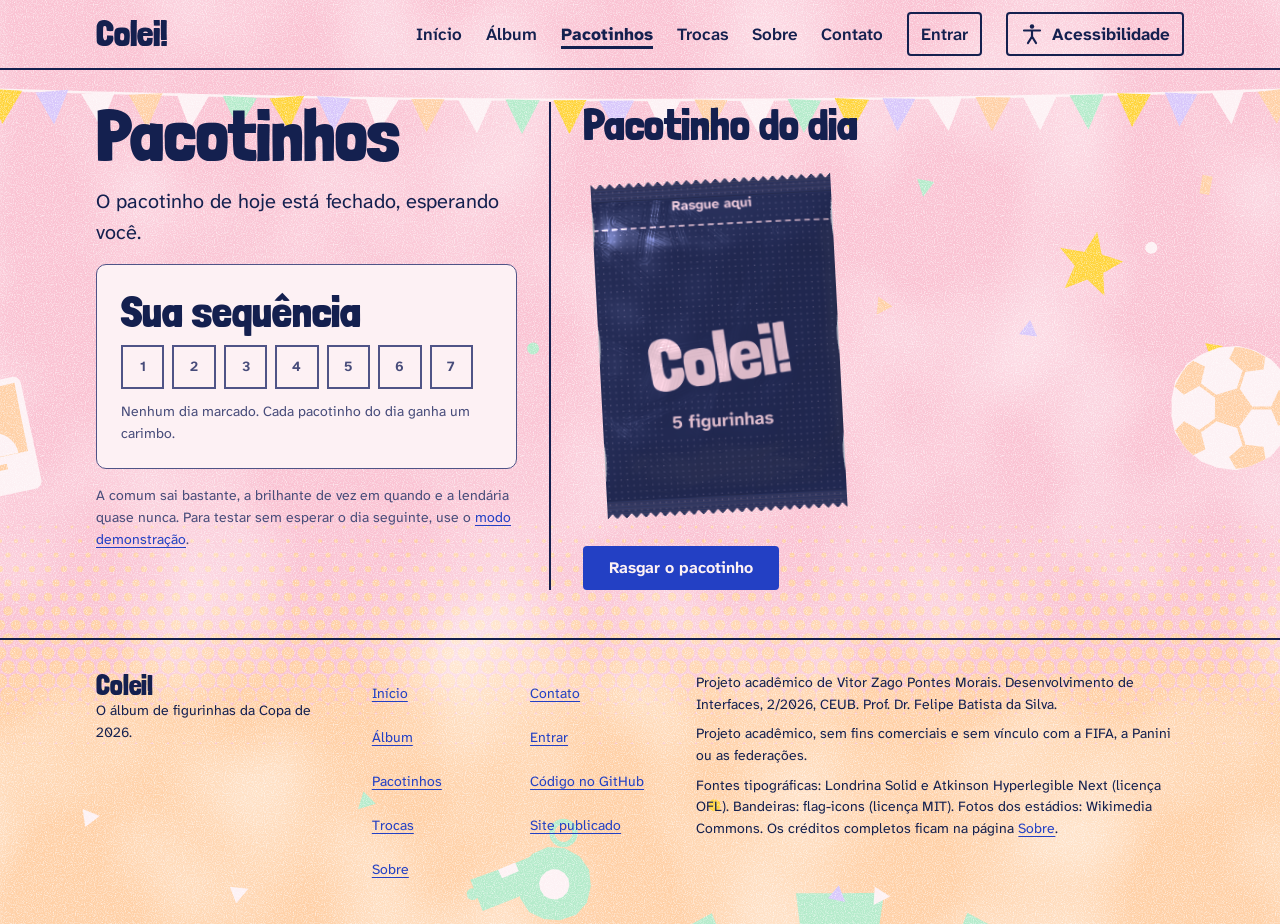
<file: pacotinhos.html>
<!DOCTYPE html>
<html lang="pt-BR">
<head>
  <meta charset="UTF-8">
  <meta name="viewport" content="width=device-width, initial-scale=1">
  <title>Pacotinhos | Colei!</title>
  <meta name="description" content="Abra o pacotinho do dia e descubra cinco figurinhas.">
  <link rel="icon" href="assets/svg/favicon.svg" type="image/svg+xml">

  <script src="js/tema-acessibilidade.js"></script>
  <script src="js/menu.js" defer></script>
  <script src="js/efeitos.js" defer></script>

  <script src="js/dados.js" defer></script>
  <script src="js/estado.js" defer></script>
  <script src="js/figurinha.js" defer></script>
  <script src="js/pacotinho.js" defer></script>

  <script src="js/vendor/three.min.js" defer></script>
  <script src="js/pacote3d.js" defer></script>
  <script src="js/pacotinho-3d.js" defer></script>

  <link rel="stylesheet" href="css/tokens.css">
  <link rel="stylesheet" href="css/base.css">
  <link rel="stylesheet" href="css/componentes.css">
  <link rel="stylesheet" href="css/paginas.css">
  <link rel="stylesheet" href="css/acessibilidade.css">
</head>
<body>
  <a class="pular" href="#conteudo">Pular para o conteúdo</a>

  <header class="cabecalho">
    <div class="largura cabecalho-grade">
      <a class="marca" href="index.html" aria-label="Colei!, página inicial">Colei!</a>

      <button class="botao-menu" type="button" aria-expanded="false" aria-controls="menu-principal">Menu</button>

      <nav class="menu" id="menu-principal" aria-label="Principal">
        <ul>
          <li><a href="index.html">Início</a></li>
          <li><a href="album.html">Álbum</a></li>
          <li><a href="pacotinhos.html" aria-current="page">Pacotinhos</a></li>
          <li><a href="trocas.html">Trocas</a></li>
          <li><a href="sobre.html">Sobre</a></li>
          <li><a href="contato.html">Contato</a></li>
          <li><a class="menu-entrar" href="login.html">Entrar</a></li>
        </ul>
      </nav>

      <button class="botao-acessibilidade" type="button" id="abrir-acessibilidade" aria-haspopup="dialog">
        <svg class="icone" viewBox="0 0 24 24" width="24" height="24" aria-hidden="true" focusable="false">
          <circle cx="12" cy="4.5" r="2.2" fill="currentColor"/>
          <path d="M4 8.5h16M12 8.5v6M8 21l4-6.5 4 6.5" fill="none" stroke="currentColor" stroke-width="2.2" stroke-linecap="round" stroke-linejoin="round"/>
        </svg>
        <span class="botao-acessibilidade-texto">Acessibilidade</span>
      </button>
    </div>
  </header>

  <main id="conteudo" tabindex="-1">

    <section class="largura dobra">
      <div class="fluxo">
        <h1>Pacotinhos</h1>
        <p class="abertura-texto" id="situacao">Todo dia tem um pacotinho grátis com cinco figurinhas.</p>
        <p id="extras-texto" hidden></p>

        <article class="cartao" aria-labelledby="titulo-sequencia">
          <h2 id="titulo-sequencia">Sua sequência</h2>
          <ol class="cartela" id="cartela" aria-label="Cartela de sete dias seguidos">
            <li><span class="escondido">Dia </span>1</li>
            <li><span class="escondido">Dia </span>2</li>
            <li><span class="escondido">Dia </span>3</li>
            <li><span class="escondido">Dia </span>4</li>
            <li><span class="escondido">Dia </span>5</li>
            <li><span class="escondido">Dia </span>6</li>
            <li><span class="escondido">Dia </span>7</li>
          </ol>
          <p class="texto-apoio" id="sequencia-texto">Cada pacotinho do dia ganha um carimbo.</p>
        </article>

        <p class="texto-apoio">A comum sai bastante, a brilhante de vez em quando e a lendária quase nunca. Para testar sem esperar o dia seguinte, use o <a href="sobre.html#demonstracao">modo demonstração</a>.</p>
        <noscript><p>Os pacotinhos precisam do JavaScript ligado no navegador.</p></noscript>
      </div>

      <div class="palco" id="palco"></div>
    </section>

    <p class="escondido" id="aviso" role="status"></p>
  </main>

  <footer class="rodape">
    <div class="largura rodape-grade">
      <div class="rodape-sobre">
        <p class="rodape-marca">Colei!</p>
        <p>O álbum de figurinhas da Copa de 2026.</p>
      </div>

      <nav aria-label="Rodapé">
        <ul class="rodape-links">
          <li><a href="index.html">Início</a></li>
          <li><a href="album.html">Álbum</a></li>
          <li><a href="pacotinhos.html">Pacotinhos</a></li>
          <li><a href="trocas.html">Trocas</a></li>
          <li><a href="sobre.html">Sobre</a></li>
          <li><a href="contato.html">Contato</a></li>
          <li><a href="login.html">Entrar</a></li>
          <li><a href="https://github.com/vitorzago1/album-copa-2026">Código no GitHub</a></li>
          <li><a href="https://vitorzago1.github.io/album-copa-2026/">Site publicado</a></li>
        </ul>
      </nav>

      <div class="rodape-creditos">
        <p>Projeto acadêmico de Vitor Zago Pontes Morais. Desenvolvimento de Interfaces, 2/2026, CEUB. Prof. Dr. Felipe Batista da Silva.</p>
        <p>Projeto acadêmico, sem fins comerciais e sem vínculo com a FIFA, a Panini ou as federações.</p>
        <p>Fontes tipográficas: Londrina Solid e Atkinson Hyperlegible Next (licença OFL). Bandeiras: flag-icons (licença MIT). Fotos dos estádios: Wikimedia Commons. Os créditos completos ficam na página <a href="sobre.html#creditos">Sobre</a>.</p>
      </div>
    </div>
  </footer>
</body>
</html>
</file>
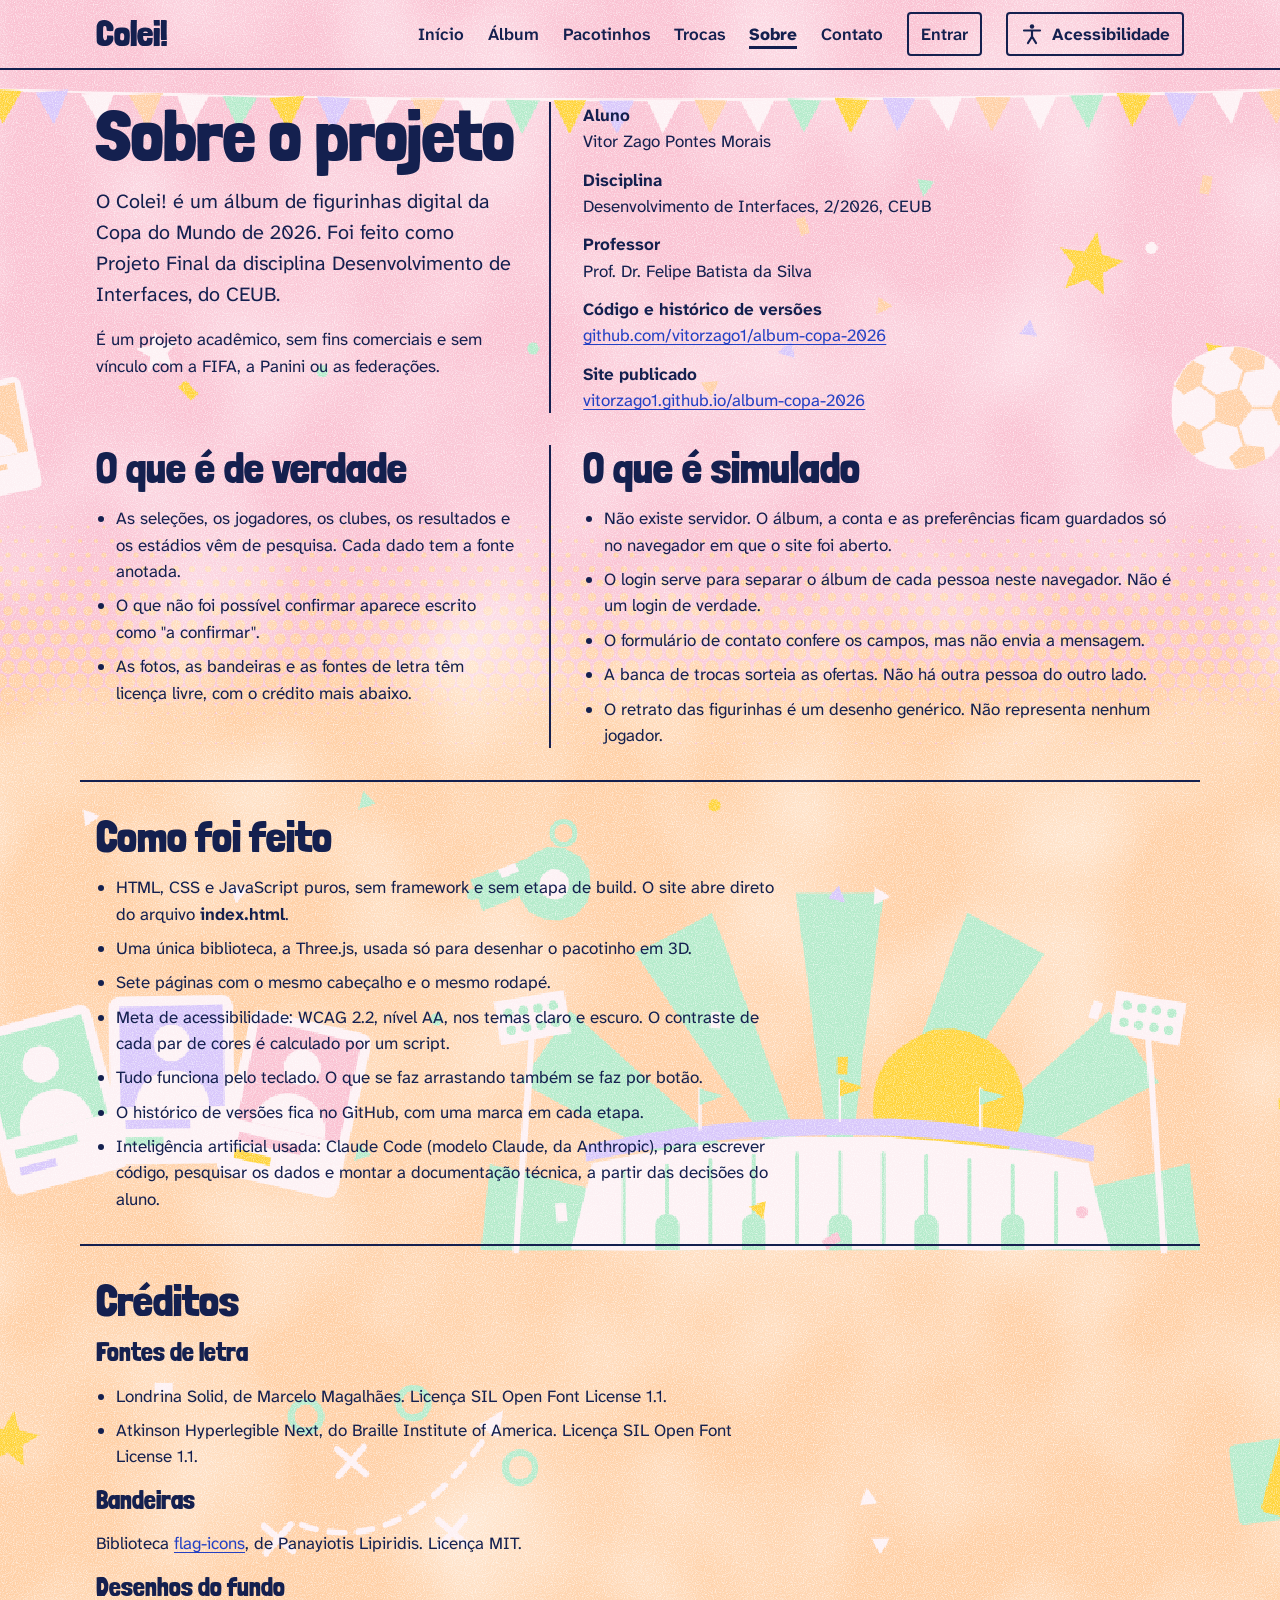
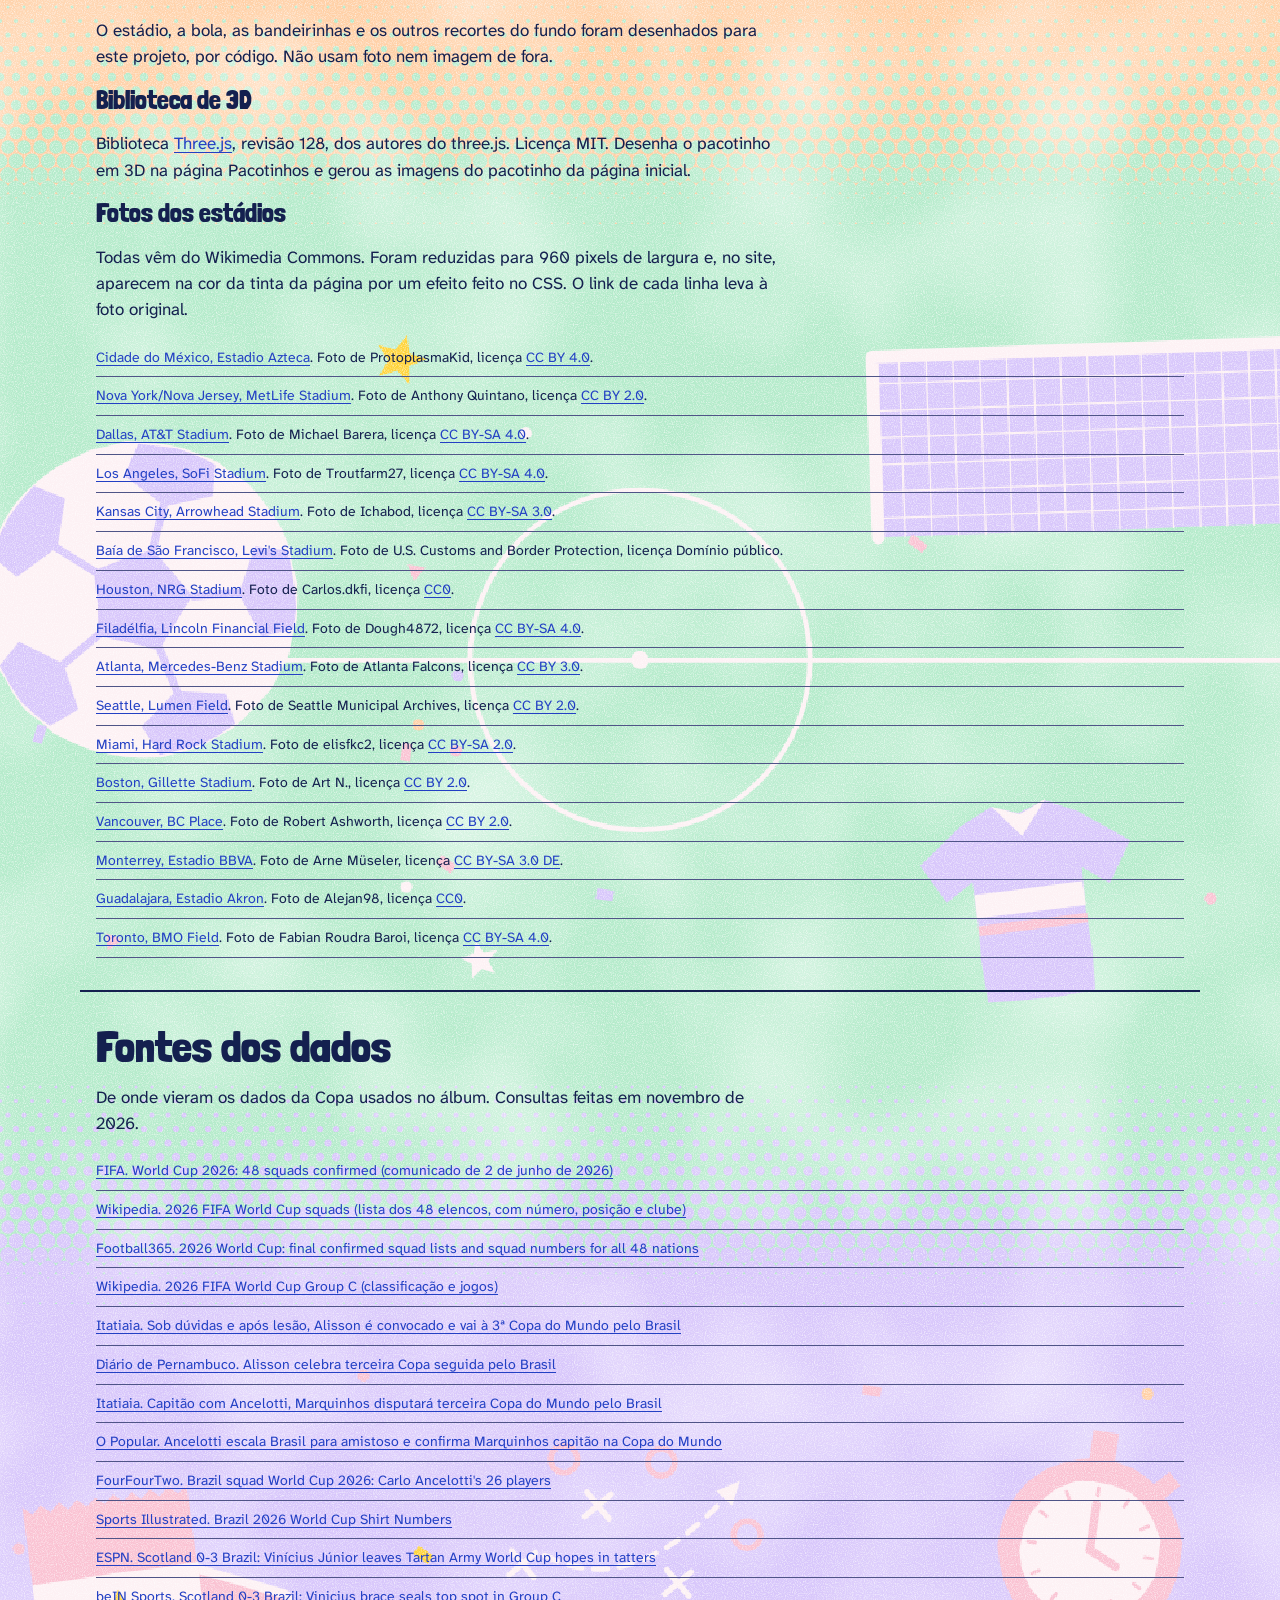
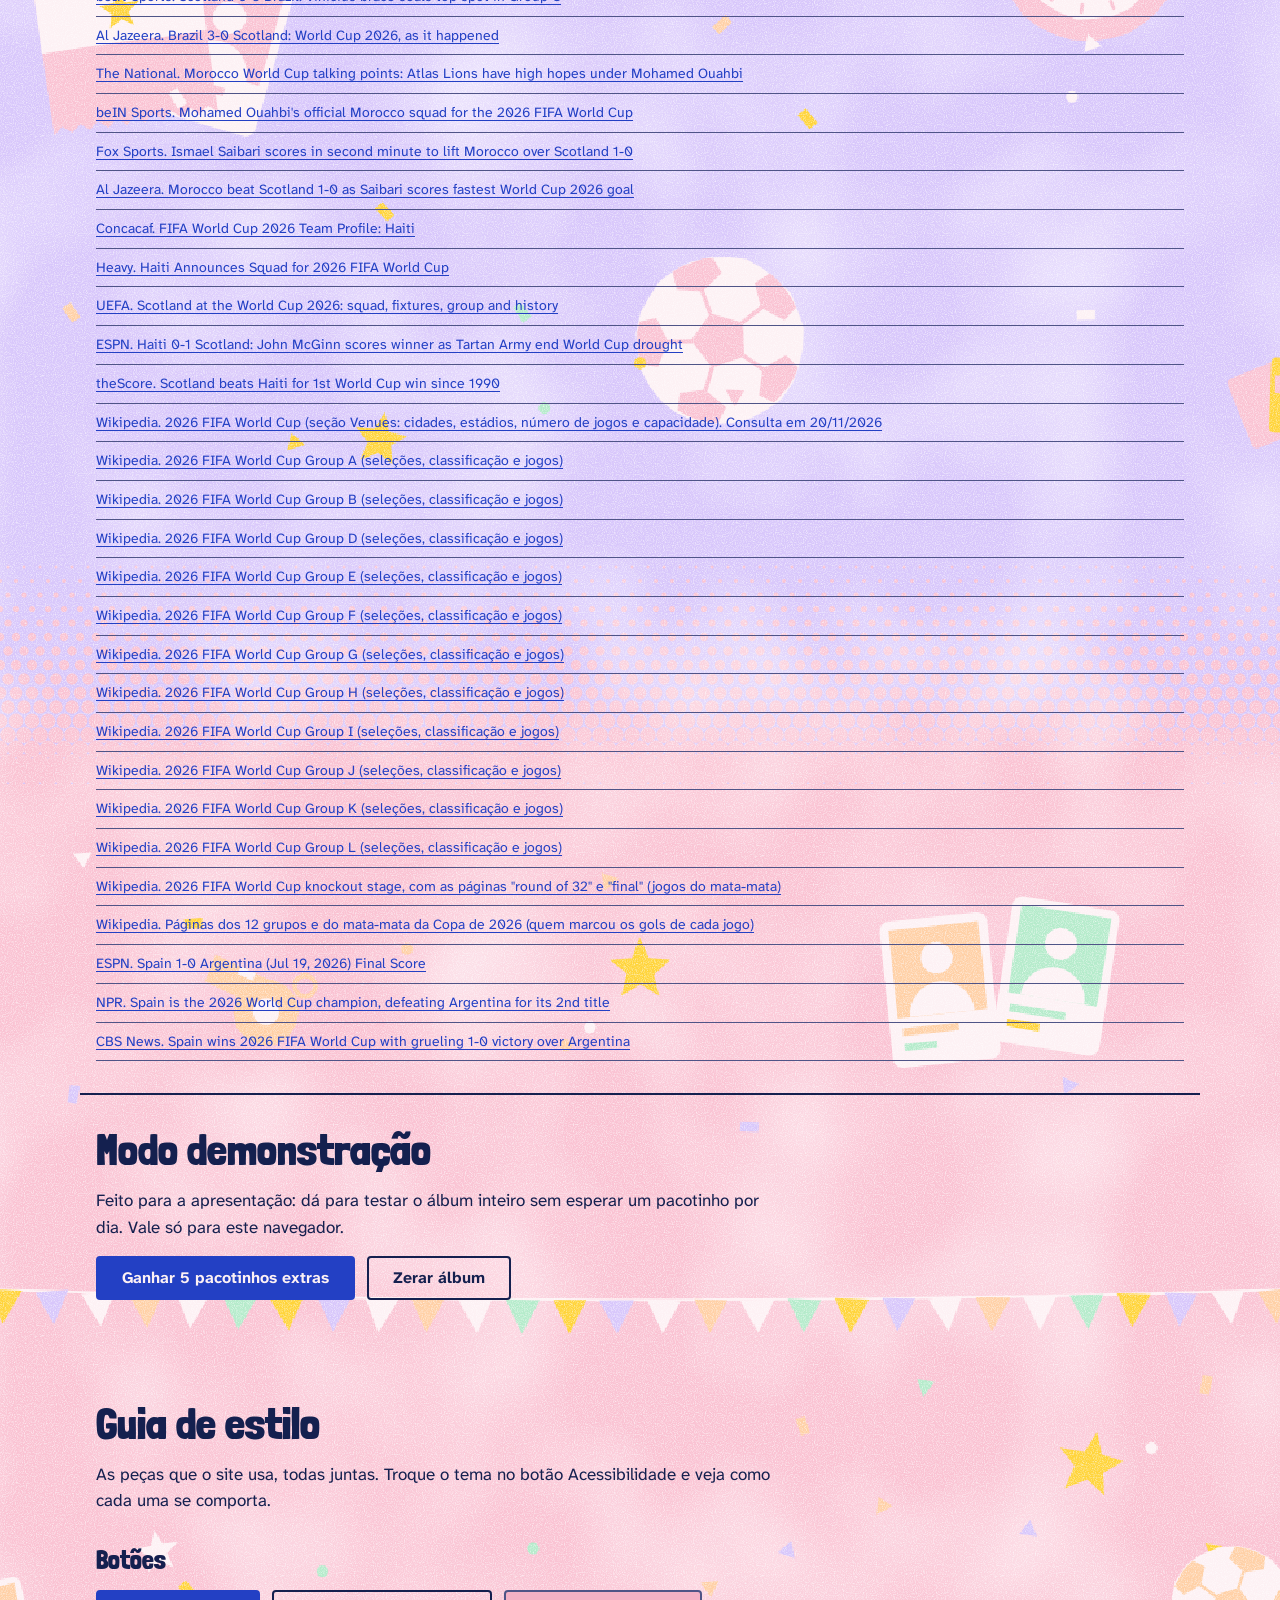
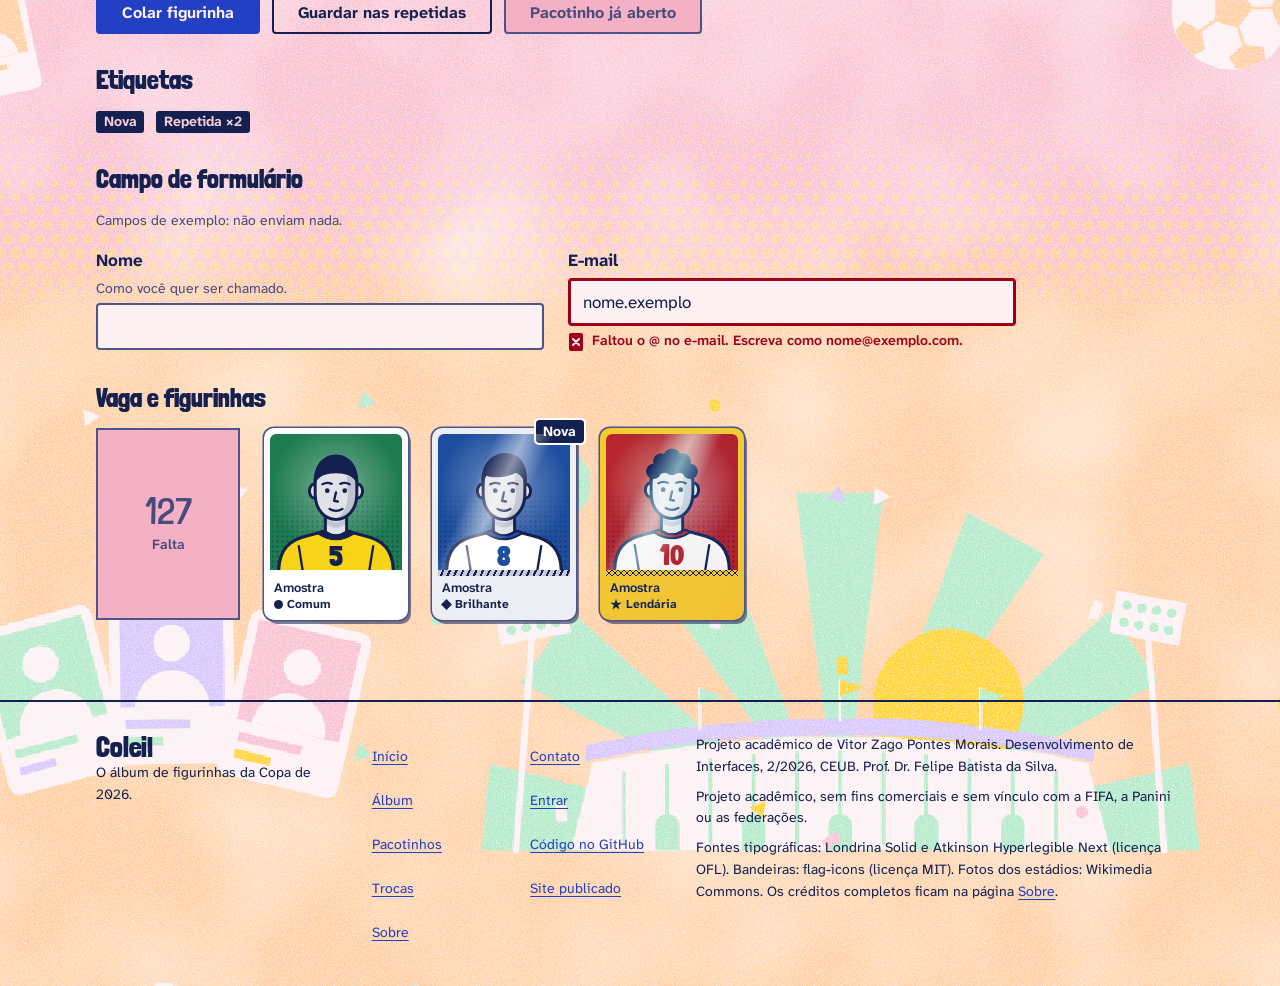
<file: sobre.html>
<!DOCTYPE html>
<html lang="pt-BR">
<head>
  <meta charset="UTF-8">
  <meta name="viewport" content="width=device-width, initial-scale=1">
  <title>Sobre o projeto | Colei!</title>
  <meta name="description" content="Projeto acadêmico de Desenvolvimento de Interfaces: o que foi usado e como foi feito.">
  <link rel="icon" href="assets/svg/favicon.svg" type="image/svg+xml">

  <script src="js/tema-acessibilidade.js"></script>
  <script src="js/menu.js" defer></script>
  <script src="js/efeitos.js" defer></script>

  <script src="js/dados.js" defer></script>
  <script src="js/estado.js" defer></script>
  <script src="js/demonstracao.js" defer></script>
  <script src="js/sobre.js" defer></script>

  <link rel="stylesheet" href="css/tokens.css">
  <link rel="stylesheet" href="css/base.css">
  <link rel="stylesheet" href="css/componentes.css">
  <link rel="stylesheet" href="css/paginas.css">
  <link rel="stylesheet" href="css/acessibilidade.css">
</head>
<body>
  <a class="pular" href="#conteudo">Pular para o conteúdo</a>

  <header class="cabecalho">
    <div class="largura cabecalho-grade">
      <a class="marca" href="index.html" aria-label="Colei!, página inicial">Colei!</a>

      <button class="botao-menu" type="button" aria-expanded="false" aria-controls="menu-principal">Menu</button>

      <nav class="menu" id="menu-principal" aria-label="Principal">
        <ul>
          <li><a href="index.html">Início</a></li>
          <li><a href="album.html">Álbum</a></li>
          <li><a href="pacotinhos.html">Pacotinhos</a></li>
          <li><a href="trocas.html">Trocas</a></li>
          <li><a href="sobre.html" aria-current="page">Sobre</a></li>
          <li><a href="contato.html">Contato</a></li>
          <li><a class="menu-entrar" href="login.html">Entrar</a></li>
        </ul>
      </nav>

      <button class="botao-acessibilidade" type="button" id="abrir-acessibilidade" aria-haspopup="dialog">
        <svg class="icone" viewBox="0 0 24 24" width="24" height="24" aria-hidden="true" focusable="false">
          <circle cx="12" cy="4.5" r="2.2" fill="currentColor"/>
          <path d="M4 8.5h16M12 8.5v6M8 21l4-6.5 4 6.5" fill="none" stroke="currentColor" stroke-width="2.2" stroke-linecap="round" stroke-linejoin="round"/>
        </svg>
        <span class="botao-acessibilidade-texto">Acessibilidade</span>
      </button>
    </div>
  </header>

  <main id="conteudo" tabindex="-1">

    <section class="largura dobra">
      <div class="fluxo">
        <h1>Sobre o projeto</h1>
        <p class="abertura-texto">O Colei! é um álbum de figurinhas digital da Copa do Mundo de 2026. Foi feito como Projeto Final da disciplina Desenvolvimento de Interfaces, do CEUB.</p>
        <p>É um projeto acadêmico, sem fins comerciais e sem vínculo com a FIFA, a Panini ou as federações.</p>
      </div>

      <dl class="sobre-ficha">
        <dt>Aluno</dt>
        <dd>Vitor Zago Pontes Morais</dd>
        <dt>Disciplina</dt>
        <dd>Desenvolvimento de Interfaces, 2/2026, CEUB</dd>
        <dt>Professor</dt>
        <dd>Prof. Dr. Felipe Batista da Silva</dd>
        <dt>Código e histórico de versões</dt>
        <dd><a href="https://github.com/vitorzago1/album-copa-2026">github.com/vitorzago1/album-copa-2026</a></dd>
        <dt>Site publicado</dt>
        <dd><a href="https://vitorzago1.github.io/album-copa-2026/">vitorzago1.github.io/album-copa-2026</a></dd>
      </dl>
    </section>

    <section class="largura secao dobra">
      <div class="fluxo">
        <h2>O que é de verdade</h2>
        <ul class="lista-simples">
          <li>As seleções, os jogadores, os clubes, os resultados e os estádios vêm de pesquisa. Cada dado tem a fonte anotada.</li>
          <li>O que não foi possível confirmar aparece escrito como "a confirmar".</li>
          <li>As fotos, as bandeiras e as fontes de letra têm licença livre, com o crédito mais abaixo.</li>
        </ul>
      </div>

      <div class="fluxo">
        <h2>O que é simulado</h2>
        <ul class="lista-simples">
          <li>Não existe servidor. O álbum, a conta e as preferências ficam guardados só no navegador em que o site foi aberto.</li>
          <li>O login serve para separar o álbum de cada pessoa neste navegador. Não é um login de verdade.</li>
          <li>O formulário de contato confere os campos, mas não envia a mensagem.</li>
          <li>A banca de trocas sorteia as ofertas. Não há outra pessoa do outro lado.</li>
          <li>O retrato das figurinhas é um desenho genérico. Não representa nenhum jogador.</li>
        </ul>
      </div>
    </section>

    <section class="largura secao fluxo" aria-labelledby="titulo-feito">
      <h2 id="titulo-feito">Como foi feito</h2>
      <ul class="lista-simples">
        <li>HTML, CSS e JavaScript puros, sem framework e sem etapa de build. O site abre direto do arquivo <code>index.html</code>.</li>
        <li>Uma única biblioteca, a Three.js, usada só para desenhar o pacotinho em 3D.</li>
        <li>Sete páginas com o mesmo cabeçalho e o mesmo rodapé.</li>
        <li>Meta de acessibilidade: WCAG 2.2, nível AA, nos temas claro e escuro. O contraste de cada par de cores é calculado por um script.</li>
        <li>Tudo funciona pelo teclado. O que se faz arrastando também se faz por botão.</li>
        <li>O histórico de versões fica no GitHub, com uma marca em cada etapa.</li>
        <li>Inteligência artificial usada: Claude Code (modelo Claude, da Anthropic), para escrever código, pesquisar os dados e montar a documentação técnica, a partir das decisões do aluno.</li>
      </ul>
    </section>

    <section class="largura secao fluxo" id="creditos" aria-labelledby="titulo-creditos">
      <h2 id="titulo-creditos">Créditos</h2>

      <h3>Fontes de letra</h3>
      <ul class="lista-simples">
        <li>Londrina Solid, de Marcelo Magalhães. Licença SIL Open Font License 1.1.</li>
        <li>Atkinson Hyperlegible Next, do Braille Institute of America. Licença SIL Open Font License 1.1.</li>
      </ul>

      <h3>Bandeiras</h3>
      <p>Biblioteca <a href="https://github.com/lipis/flag-icons">flag-icons</a>, de Panayiotis Lipiridis. Licença MIT.</p>

      <h3>Desenhos do fundo</h3>
      <p>O estádio, a bola, as bandeirinhas e os outros recortes do fundo foram desenhados para este projeto, por código. Não usam foto nem imagem de fora.</p>

      <h3>Biblioteca de 3D</h3>
      <p>Biblioteca <a href="https://threejs.org/">Three.js</a>, revisão 128, dos autores do three.js. Licença MIT. Desenha o pacotinho em 3D na página Pacotinhos e gerou as imagens do pacotinho da página inicial.</p>

      <h3>Fotos dos estádios</h3>
      <p>Todas vêm do Wikimedia Commons. Foram reduzidas para 960 pixels de largura e, no site, aparecem na cor da tinta da página por um efeito feito no CSS. O link de cada linha leva à foto original.</p>
      <ul class="lista-fontes" id="creditos-fotos"></ul>
      <noscript><p>A lista completa das fotos está no arquivo <code>docs/referencias.md</code> do repositório.</p></noscript>
    </section>

    <section class="largura secao fluxo" id="fontes" aria-labelledby="titulo-fontes">
      <h2 id="titulo-fontes">Fontes dos dados</h2>
      <p>De onde vieram os dados da Copa usados no álbum. Consultas feitas em novembro de 2026.</p>
      <ul class="lista-fontes" id="fontes-dados"></ul>
      <noscript><p>A lista completa das fontes está no arquivo <code>docs/referencias.md</code> do repositório.</p></noscript>
    </section>

    <section class="largura secao fluxo" id="demonstracao" aria-labelledby="titulo-demonstracao">
      <h2 id="titulo-demonstracao">Modo demonstração</h2>
      <p>Feito para a apresentação: dá para testar o álbum inteiro sem esperar um pacotinho por dia. Vale só para este navegador.</p>
      <p class="guia-linha">
        <button class="botao" type="button" id="demo-extras">Ganhar 5 pacotinhos extras</button>
        <button class="botao botao-contorno" type="button" id="demo-zerar">Zerar álbum</button>
      </p>
      <p class="painel-aviso" id="demo-aviso" role="status"></p>
    </section>

    <dialog class="painel" id="dialogo-zerar" aria-labelledby="titulo-zerar">
      <div class="painel-dentro">
        <div class="painel-cabeca">
          <h2 id="titulo-zerar">Zerar o álbum?</h2>
        </div>
        <p>Isso apaga as figurinhas, as coladas, os pacotinhos extras, a sequência e as conquistas guardadas neste navegador. Não dá para desfazer.</p>
        <div class="painel-pe">
          <button class="botao botao-contorno" type="button" id="zerar-cancelar">Cancelar</button>
          <button class="botao" type="button" id="zerar-confirmar">Zerar álbum</button>
        </div>
      </div>
    </dialog>

    <section class="largura secao fluxo guia" aria-labelledby="titulo-guia">
      <h2 id="titulo-guia">Guia de estilo</h2>
      <p>As peças que o site usa, todas juntas. Troque o tema no botão Acessibilidade e veja como cada uma se comporta.</p>

      <h3>Botões</h3>
      <p class="guia-linha">
        <button class="botao" type="button">Colar figurinha</button>
        <button class="botao botao-contorno" type="button">Guardar nas repetidas</button>
        <button class="botao" type="button" disabled>Pacotinho já aberto</button>
      </p>

      <h3>Etiquetas</h3>
      <p class="guia-linha">
        <span class="etiqueta">Nova</span>
        <span class="etiqueta">Repetida ×2</span>
      </p>

      <h3>Campo de formulário</h3>
      <p class="texto-apoio">Campos de exemplo: não enviam nada.</p>
      <div class="guia-colunas">
        <div class="campo">
          <label class="campo-rotulo" for="guia-nome">Nome</label>
          <span class="campo-dica" id="guia-nome-dica">Como você quer ser chamado.</span>
          <input class="campo-entrada" id="guia-nome" type="text" autocomplete="off" aria-describedby="guia-nome-dica">
        </div>

        <div class="campo">
          <label class="campo-rotulo" for="guia-email">E-mail</label>
          <input class="campo-entrada" id="guia-email" type="email" value="nome.exemplo" autocomplete="off" aria-invalid="true" aria-describedby="guia-email-erro">
          <span class="campo-erro" id="guia-email-erro">
            <svg viewBox="0 0 16 20" width="16" height="20" aria-hidden="true" focusable="false">
              <rect x="1" y="1" width="14" height="18" rx="2" fill="currentColor"/>
              <path class="cartao-x" d="M5 7l6 6M11 7l-6 6" stroke-width="2" stroke-linecap="round"/>
            </svg>
            Faltou o @ no e-mail. Escreva como nome@exemplo.com.
          </span>
        </div>
      </div>

      <h3>Vaga e figurinhas</h3>
      <div class="guia-figurinhas">
        <div class="vaga"><span class="vaga-numero">127</span><span class="vaga-legenda">Falta</span></div>

        <div class="figurinha figurinha-comum" style="--campo: #1E7B4F; --camisa: #F7D417; --numero: #14204F">
          <div class="figurinha-arte">
            <svg class="figurinha-busto" viewBox="0 0 60 60" preserveAspectRatio="xMidYMax meet" aria-hidden="true" focusable="false">
              <path class="busto-camisa" d="M3 61C3 50 8 45.5 17 43.5L24.5 41.5Q30 45 35.5 41.5L43 43.5C52 45.5 57 50 57 61Z"/>
              <path class="busto-traco" d="M12.5 48.5L14.5 61M47.5 48.5L45.5 61"/>
              <path class="busto-pele" d="M25 32V41.8Q30 45.6 35 41.8V32Z"/>
              <path class="busto-sombra" d="M25 35.2Q30 39.5 35 35.2V37.6Q30 41.8 25 37.6Z"/>
              <path class="busto-gola" d="M23.6 41.2Q30 45.6 36.4 41.2L38.6 42.4Q30 48.2 21.4 42.4Z"/>
              <ellipse class="busto-pele" cx="19.8" cy="22.6" rx="2.3" ry="3.3"/>
              <ellipse class="busto-pele" cx="40.2" cy="22.6" rx="2.3" ry="3.3"/>
              <path class="busto-pele" d="M20.2 19.5C20.2 11.5 24.4 7.2 30 7.2C35.6 7.2 39.8 11.5 39.8 19.5V24C39.8 31.2 35.4 36 30 36C24.6 36 20.2 31.2 20.2 24Z"/>
              <path class="busto-sombra" d="M34.6 9.2C38 11.3 39.8 14.8 39.8 19.5V24C39.8 31.2 35.4 36 30 36C33.6 33.4 35.6 29.2 35.6 24Z"/>
              <path class="busto-cabelo" d="M19.6 21C18.6 11 23.6 5.4 30 5.4C36.4 5.4 41.4 11 40.4 21C39.4 16.6 36.6 14.2 30 14.2C23.4 14.2 20.6 16.6 19.6 21Z"/>
              <path class="busto-traco" d="M23.6 19.4Q25.8 18.2 28 19.2M32 19.2Q34.2 18.2 36.4 19.4M30 23.2L29.1 27.2L30.9 27.5M27 31Q30 32.8 33 31"/>
              <circle class="busto-olho" cx="25.9" cy="22.4" r="1.1"/>
              <circle class="busto-olho" cx="34.1" cy="22.4" r="1.1"/>
              <text class="busto-numero" x="30" y="58" text-anchor="middle">5</text>
            </svg>
          </div>
          <div class="figurinha-tarja">
            <span class="figurinha-nome">Amostra</span>
            <span class="raridade"><span class="raridade-icone raridade-icone-circulo" aria-hidden="true"></span>Comum</span>
          </div>
        </div>

        <div class="figurinha figurinha-brilhante" style="--campo: #1D4E9E; --camisa: #FFFFFF; --numero: #1D4E9E">
          <span class="etiqueta">Nova</span>
          <div class="figurinha-arte">
            <svg class="figurinha-busto" viewBox="0 0 60 60" preserveAspectRatio="xMidYMax meet" aria-hidden="true" focusable="false">
              <path class="busto-camisa" d="M3 61C3 50 8 45.5 17 43.5L24.5 41.5Q30 45 35.5 41.5L43 43.5C52 45.5 57 50 57 61Z"/>
              <path class="busto-traco" d="M12.5 48.5L14.5 61M47.5 48.5L45.5 61"/>
              <path class="busto-pele" d="M25 32V41.8Q30 45.6 35 41.8V32Z"/>
              <path class="busto-sombra" d="M25 35.2Q30 39.5 35 35.2V37.6Q30 41.8 25 37.6Z"/>
              <path class="busto-gola" d="M23.6 41.2Q30 45.6 36.4 41.2L38.6 42.4Q30 48.2 21.4 42.4Z"/>
              <ellipse class="busto-pele" cx="19.8" cy="22.6" rx="2.3" ry="3.3"/>
              <ellipse class="busto-pele" cx="40.2" cy="22.6" rx="2.3" ry="3.3"/>
              <path class="busto-pele" d="M20.2 19.5C20.2 11.5 24.4 7.2 30 7.2C35.6 7.2 39.8 11.5 39.8 19.5V24C39.8 31.2 35.4 36 30 36C24.6 36 20.2 31.2 20.2 24Z"/>
              <path class="busto-sombra" d="M34.6 9.2C38 11.3 39.8 14.8 39.8 19.5V24C39.8 31.2 35.4 36 30 36C33.6 33.4 35.6 29.2 35.6 24Z"/>
              <path class="busto-cabelo" d="M19.6 21C18.2 10.4 24.4 4.2 31.6 4.8C38.2 5.4 42 11 40.4 21C39.6 17.4 38.2 15.2 35.6 14C31 16.4 25 16.6 21.8 15.4C20.6 17 20 19 19.6 21Z"/>
              <path class="busto-traco" d="M23.6 19.4Q25.8 18.2 28 19.2M32 19.2Q34.2 18.2 36.4 19.4M30 23.2L29.1 27.2L30.9 27.5M27 31Q30 32.8 33 31"/>
              <circle class="busto-olho" cx="25.9" cy="22.4" r="1.1"/>
              <circle class="busto-olho" cx="34.1" cy="22.4" r="1.1"/>
              <text class="busto-numero" x="30" y="58" text-anchor="middle">8</text>
            </svg>
          </div>
          <div class="figurinha-tarja">
            <span class="figurinha-nome">Amostra</span>
            <span class="raridade"><span class="raridade-icone raridade-icone-losango" aria-hidden="true"></span>Brilhante</span>
          </div>
        </div>

        <div class="figurinha figurinha-lendaria" style="--campo: #B3202A; --camisa: #F6F2F2; --numero: #B3202A">
          <div class="figurinha-arte">
            <svg class="figurinha-busto" viewBox="0 0 60 60" preserveAspectRatio="xMidYMax meet" aria-hidden="true" focusable="false">
              <path class="busto-camisa" d="M3 61C3 50 8 45.5 17 43.5L24.5 41.5Q30 45 35.5 41.5L43 43.5C52 45.5 57 50 57 61Z"/>
              <path class="busto-traco" d="M12.5 48.5L14.5 61M47.5 48.5L45.5 61"/>
              <path class="busto-pele" d="M25 32V41.8Q30 45.6 35 41.8V32Z"/>
              <path class="busto-sombra" d="M25 35.2Q30 39.5 35 35.2V37.6Q30 41.8 25 37.6Z"/>
              <path class="busto-gola" d="M23.6 41.2Q30 45.6 36.4 41.2L38.6 42.4Q30 48.2 21.4 42.4Z"/>
              <ellipse class="busto-pele" cx="19.8" cy="22.6" rx="2.3" ry="3.3"/>
              <ellipse class="busto-pele" cx="40.2" cy="22.6" rx="2.3" ry="3.3"/>
              <path class="busto-pele" d="M20.2 19.5C20.2 11.5 24.4 7.2 30 7.2C35.6 7.2 39.8 11.5 39.8 19.5V24C39.8 31.2 35.4 36 30 36C24.6 36 20.2 31.2 20.2 24Z"/>
              <path class="busto-sombra" d="M34.6 9.2C38 11.3 39.8 14.8 39.8 19.5V24C39.8 31.2 35.4 36 30 36C33.6 33.4 35.6 29.2 35.6 24Z"/>
              <path class="busto-cabelo" d="M19.6 21C18.6 11 23.6 5.4 30 5.4C36.4 5.4 41.4 11 40.4 21C39.4 16.6 36.6 14.2 30 14.2C23.4 14.2 20.6 16.6 19.6 21Z"/>
              <circle class="busto-cabelo" cx="21.4" cy="13.8" r="3.6"/>
              <circle class="busto-cabelo" cx="25" cy="9.2" r="3.9"/>
              <circle class="busto-cabelo" cx="30" cy="7.2" r="4.1"/>
              <circle class="busto-cabelo" cx="35" cy="9.2" r="3.9"/>
              <circle class="busto-cabelo" cx="38.6" cy="13.8" r="3.6"/>
              <circle class="busto-cabelo" cx="30" cy="11.6" r="4"/>
              <path class="busto-traco" d="M23.6 19.4Q25.8 18.2 28 19.2M32 19.2Q34.2 18.2 36.4 19.4M30 23.2L29.1 27.2L30.9 27.5M27 31Q30 32.8 33 31"/>
              <circle class="busto-olho" cx="25.9" cy="22.4" r="1.1"/>
              <circle class="busto-olho" cx="34.1" cy="22.4" r="1.1"/>
              <text class="busto-numero" x="30" y="58" text-anchor="middle">10</text>
            </svg>
          </div>
          <div class="figurinha-tarja">
            <span class="figurinha-nome">Amostra</span>
            <span class="raridade"><span class="raridade-icone raridade-icone-estrela" aria-hidden="true"></span>Lendária</span>
          </div>
        </div>
      </div>
    </section>
  </main>

  <footer class="rodape">
    <div class="largura rodape-grade">
      <div class="rodape-sobre">
        <p class="rodape-marca">Colei!</p>
        <p>O álbum de figurinhas da Copa de 2026.</p>
      </div>

      <nav aria-label="Rodapé">
        <ul class="rodape-links">
          <li><a href="index.html">Início</a></li>
          <li><a href="album.html">Álbum</a></li>
          <li><a href="pacotinhos.html">Pacotinhos</a></li>
          <li><a href="trocas.html">Trocas</a></li>
          <li><a href="sobre.html">Sobre</a></li>
          <li><a href="contato.html">Contato</a></li>
          <li><a href="login.html">Entrar</a></li>
          <li><a href="https://github.com/vitorzago1/album-copa-2026">Código no GitHub</a></li>
          <li><a href="https://vitorzago1.github.io/album-copa-2026/">Site publicado</a></li>
        </ul>
      </nav>

      <div class="rodape-creditos">
        <p>Projeto acadêmico de Vitor Zago Pontes Morais. Desenvolvimento de Interfaces, 2/2026, CEUB. Prof. Dr. Felipe Batista da Silva.</p>
        <p>Projeto acadêmico, sem fins comerciais e sem vínculo com a FIFA, a Panini ou as federações.</p>
        <p>Fontes tipográficas: Londrina Solid e Atkinson Hyperlegible Next (licença OFL). Bandeiras: flag-icons (licença MIT). Fotos dos estádios: Wikimedia Commons. Os créditos completos ficam na página <a href="sobre.html#creditos">Sobre</a>.</p>
      </div>
    </div>
  </footer>
</body>
</html>
</file>
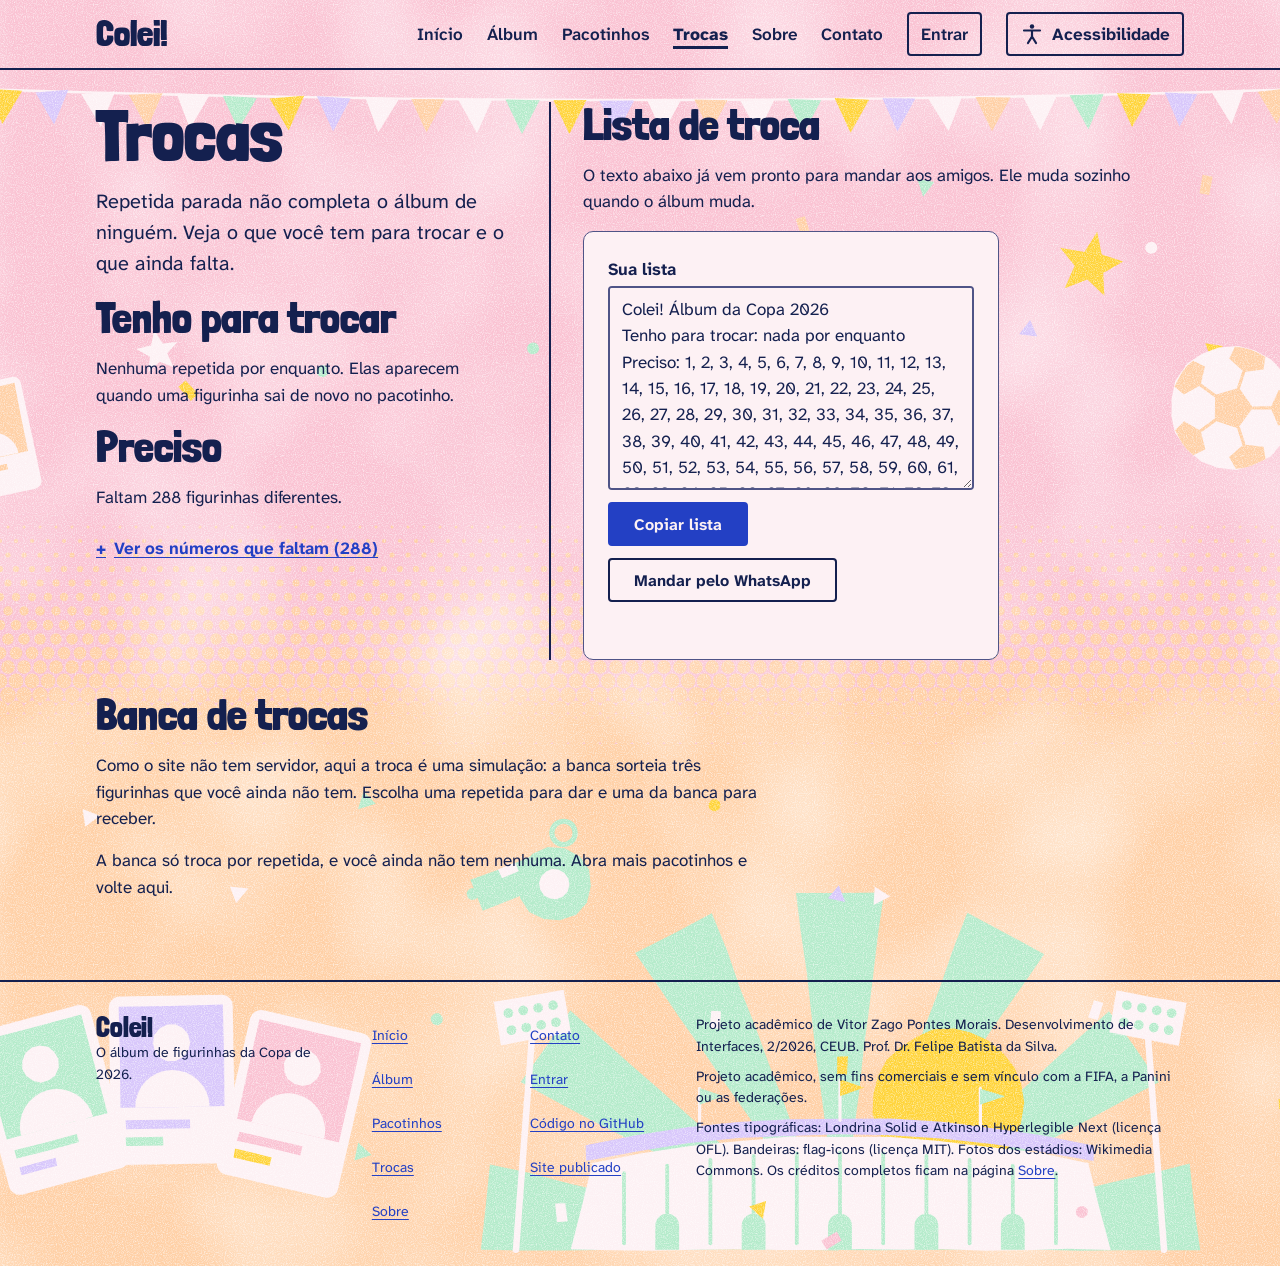
<file: trocas.html>
<!DOCTYPE html>
<html lang="pt-BR">
<head>
  <meta charset="UTF-8">
  <meta name="viewport" content="width=device-width, initial-scale=1">
  <title>Trocas | Colei!</title>
  <meta name="description" content="Veja suas repetidas e faltantes e monte a lista de troca.">
  <link rel="icon" href="assets/svg/favicon.svg" type="image/svg+xml">

  <script src="js/tema-acessibilidade.js"></script>
  <script src="js/menu.js" defer></script>
  <script src="js/efeitos.js" defer></script>

  <script src="js/dados.js" defer></script>
  <script src="js/estado.js" defer></script>
  <script src="js/figurinha.js" defer></script>
  <script src="js/trocas.js" defer></script>

  <link rel="stylesheet" href="css/tokens.css">
  <link rel="stylesheet" href="css/base.css">
  <link rel="stylesheet" href="css/componentes.css">
  <link rel="stylesheet" href="css/paginas.css">
  <link rel="stylesheet" href="css/acessibilidade.css">
</head>
<body>
  <a class="pular" href="#conteudo">Pular para o conteúdo</a>

  <header class="cabecalho">
    <div class="largura cabecalho-grade">
      <a class="marca" href="index.html" aria-label="Colei!, página inicial">Colei!</a>

      <button class="botao-menu" type="button" aria-expanded="false" aria-controls="menu-principal">Menu</button>

      <nav class="menu" id="menu-principal" aria-label="Principal">
        <ul>
          <li><a href="index.html">Início</a></li>
          <li><a href="album.html">Álbum</a></li>
          <li><a href="pacotinhos.html">Pacotinhos</a></li>
          <li><a href="trocas.html" aria-current="page">Trocas</a></li>
          <li><a href="sobre.html">Sobre</a></li>
          <li><a href="contato.html">Contato</a></li>
          <li><a class="menu-entrar" href="login.html">Entrar</a></li>
        </ul>
      </nav>

      <button class="botao-acessibilidade" type="button" id="abrir-acessibilidade" aria-haspopup="dialog">
        <svg class="icone" viewBox="0 0 24 24" width="24" height="24" aria-hidden="true" focusable="false">
          <circle cx="12" cy="4.5" r="2.2" fill="currentColor"/>
          <path d="M4 8.5h16M12 8.5v6M8 21l4-6.5 4 6.5" fill="none" stroke="currentColor" stroke-width="2.2" stroke-linecap="round" stroke-linejoin="round"/>
        </svg>
        <span class="botao-acessibilidade-texto">Acessibilidade</span>
      </button>
    </div>
  </header>

  <main id="conteudo" tabindex="-1">

    <section class="largura dobra">
      <div class="fluxo">
        <h1>Trocas</h1>
        <p class="abertura-texto">Repetida parada não completa o álbum de ninguém. Veja o que você tem para trocar e o que ainda falta.</p>
        <noscript><p>As listas de troca precisam do JavaScript ligado no navegador.</p></noscript>

        <h2 id="titulo-tenho">Tenho para trocar</h2>
        <p id="repetidas-texto"></p>
        <ul class="lista-troca" id="lista-repetidas" aria-labelledby="titulo-tenho"></ul>

        <h2 id="titulo-preciso">Preciso</h2>
        <p id="faltam-texto"></p>
        <details id="faltam-gaveta">
          <summary id="faltam-resumo">Ver a lista</summary>
          <ul class="lista-faltam" id="lista-faltam" aria-labelledby="titulo-preciso"></ul>
        </details>
      </div>

      <div class="fluxo">
        <h2>Lista de troca</h2>
        <p>O texto abaixo já vem pronto para mandar aos amigos. Ele muda sozinho quando o álbum muda.</p>

        <div class="cartao bilhete">
          <div class="campo">
            <label class="campo-rotulo" for="texto-troca">Sua lista</label>
            <textarea class="campo-entrada" id="texto-troca" rows="7" readonly></textarea>
          </div>
          <p class="guia-linha">
            <button class="botao" type="button" id="copiar-lista">Copiar lista</button>
            <a class="botao botao-contorno" id="mandar-whatsapp" href="https://wa.me/" target="_blank" rel="noopener">Mandar pelo WhatsApp<span class="escondido"> (abre em outra aba)</span></a>
          </p>
          <p class="painel-aviso" id="copiar-aviso" role="status"></p>
        </div>
      </div>
    </section>

    <section class="largura secao fluxo" aria-labelledby="titulo-banca">
      <h2 id="titulo-banca">Banca de trocas</h2>
      <p>Como o site não tem servidor, aqui a troca é uma simulação: a banca sorteia três figurinhas que você ainda não tem. Escolha uma repetida para dar e uma da banca para receber.</p>

      <p class="aviso-sucesso" id="troca-aviso" role="status" tabindex="-1"></p>
      <p id="banca-vazia" hidden></p>

      <form class="fluxo" id="form-troca" hidden>
        <div class="banca-grade">
          <fieldset class="painel-grupo">
            <legend>Você dá (uma repetida)</legend>
            <div id="opcoes-dou"></div>
          </fieldset>
          <fieldset class="painel-grupo">
            <legend>Você recebe (oferta da banca)</legend>
            <div id="opcoes-recebo"></div>
          </fieldset>
        </div>
        <p class="guia-linha">
          <button class="botao" type="submit">Trocar</button>
          <button class="botao botao-contorno" type="button" id="outras-ofertas">Ver outras ofertas</button>
        </p>
      </form>
    </section>
  </main>

  <footer class="rodape">
    <div class="largura rodape-grade">
      <div class="rodape-sobre">
        <p class="rodape-marca">Colei!</p>
        <p>O álbum de figurinhas da Copa de 2026.</p>
      </div>

      <nav aria-label="Rodapé">
        <ul class="rodape-links">
          <li><a href="index.html">Início</a></li>
          <li><a href="album.html">Álbum</a></li>
          <li><a href="pacotinhos.html">Pacotinhos</a></li>
          <li><a href="trocas.html">Trocas</a></li>
          <li><a href="sobre.html">Sobre</a></li>
          <li><a href="contato.html">Contato</a></li>
          <li><a href="login.html">Entrar</a></li>
          <li><a href="https://github.com/vitorzago1/album-copa-2026">Código no GitHub</a></li>
          <li><a href="https://vitorzago1.github.io/album-copa-2026/">Site publicado</a></li>
        </ul>
      </nav>

      <div class="rodape-creditos">
        <p>Projeto acadêmico de Vitor Zago Pontes Morais. Desenvolvimento de Interfaces, 2/2026, CEUB. Prof. Dr. Felipe Batista da Silva.</p>
        <p>Projeto acadêmico, sem fins comerciais e sem vínculo com a FIFA, a Panini ou as federações.</p>
        <p>Fontes tipográficas: Londrina Solid e Atkinson Hyperlegible Next (licença OFL). Bandeiras: flag-icons (licença MIT). Fotos dos estádios: Wikimedia Commons. Os créditos completos ficam na página <a href="sobre.html#creditos">Sobre</a>.</p>
      </div>
    </div>
  </footer>
</body>
</html>
</file>
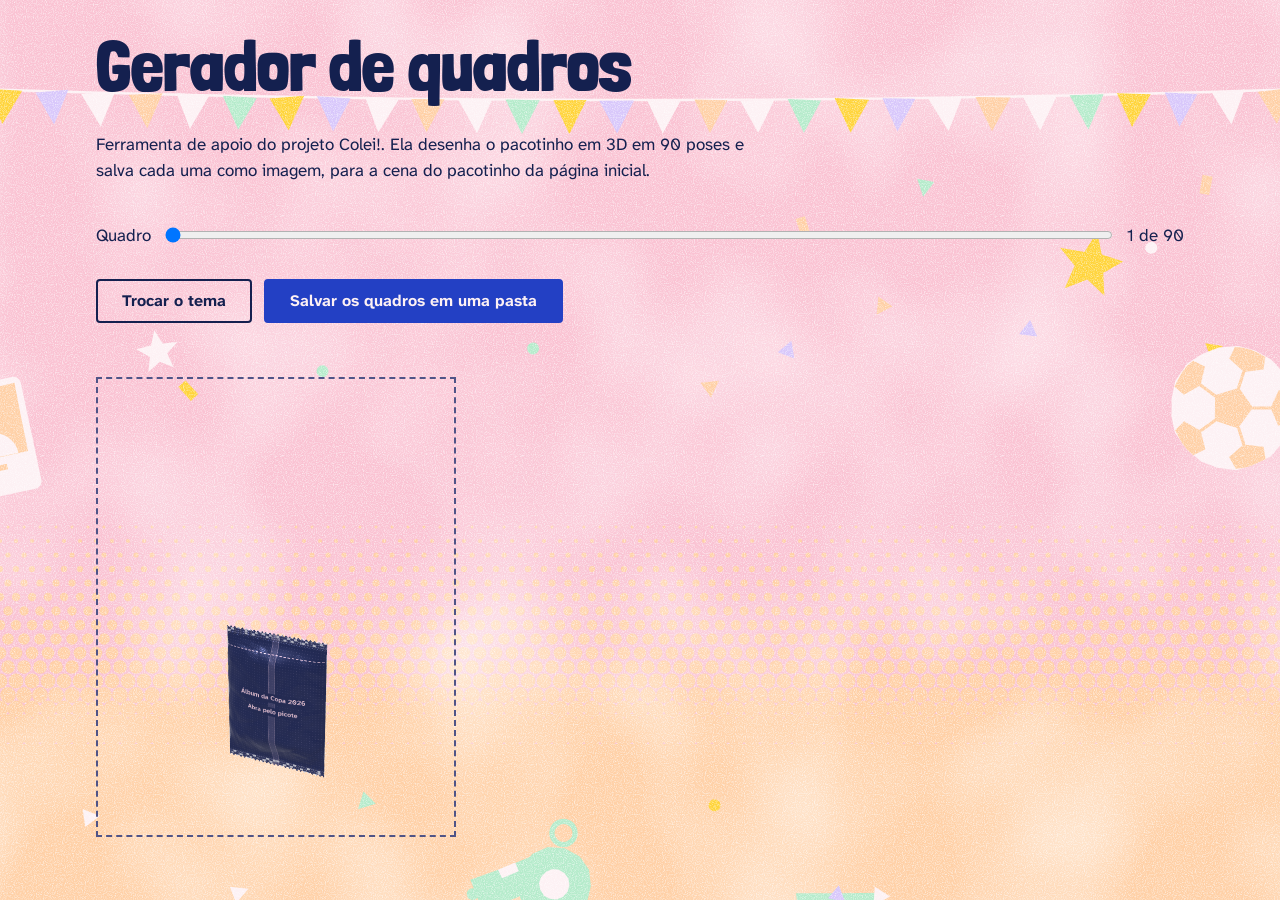
<file: scripts/quadros.html>
<!DOCTYPE html>
<html lang="pt-BR">
<head>
  <meta charset="UTF-8">
  <meta name="viewport" content="width=device-width, initial-scale=1">
  <title>Gerador de quadros do pacotinho | Colei!</title>
  <meta name="robots" content="noindex">

  <link rel="stylesheet" href="../css/tokens.css">
  <link rel="stylesheet" href="../css/base.css">
  <link rel="stylesheet" href="../css/componentes.css">
  <script src="../js/vendor/three.min.js"></script>
  <script src="../js/pacote3d.js"></script>
  <style>
    main { display: grid; gap: var(--espaco-4); }
    .quadros-tela { width: min(100%, 22.5rem); height: auto; border: 2px dashed var(--cor-borda); }
    .quadros-controle { display: flex; flex-wrap: wrap; align-items: center; gap: var(--espaco-3); }
    .quadros-controle input { flex: 1 1 12rem; }
  </style>
</head>
<body>
  <main class="largura">
    <h1>Gerador de quadros</h1>
    <p>Ferramenta de apoio do projeto Colei!. Ela desenha o pacotinho em 3D em 90 poses e salva cada uma como imagem, para a cena do pacotinho da página inicial.</p>

    <div class="quadros-controle">
      <label for="quadro">Quadro</label>
      <input type="range" id="quadro" min="1" max="90" value="1">
      <output id="quadro-numero" for="quadro">1 de 90</output>
    </div>
    <div class="quadros-controle">
      <button class="botao botao-contorno" type="button" id="trocar-tema">Trocar o tema</button>
      <button class="botao" type="button" id="salvar">Salvar os quadros em uma pasta</button>
    </div>
    <p class="painel-aviso" id="aviso" role="status"></p>

    <canvas class="quadros-tela" id="tela" width="720" height="924" aria-label="Pré-visualização do quadro escolhido"></canvas>
  </main>

  <script>
    'use strict';

    const QUADROS = 90;
    const QUALIDADE = 0.82;
    const TEMAS = ['claro', 'escuro'];

    const tela = document.getElementById('tela');
    const aviso = document.getElementById('aviso');
    const controle = document.getElementById('quadro');
    document.documentElement.dataset.tema = 'claro';

    const pacote = criarPacote3d(tela, { alturaVisivel: 15.4, nitidez: 1, largura: 720, altura: 924 });

    function desenharQuadro(i) {
      pacote.posar((i - 1) / (QUADROS - 1));
      pacote.desenhar();
    }

    function mostrar() {
      desenharQuadro(Number(controle.value));
      document.getElementById('quadro-numero').textContent = controle.value + ' de ' + QUADROS;
    }

    function usarTema(tema) {
      document.documentElement.dataset.tema = tema;
      pacote.estampar();
      mostrar();
    }

    controle.addEventListener('input', mostrar);
    document.getElementById('trocar-tema').addEventListener('click', function () {
      usarTema(document.documentElement.dataset.tema === 'claro' ? 'escuro' : 'claro');
    });

    function quadroComoArquivo(tema, i, tipo) {
      if (document.documentElement.dataset.tema !== tema) usarTema(tema);
      desenharQuadro(i);
      return tela.toDataURL(tipo || 'image/webp', QUALIDADE);
    }

    document.getElementById('salvar').addEventListener('click', async function () {
      if (!window.showDirectoryPicker) {
        aviso.textContent = 'Este navegador não deixa uma página salvar em uma pasta. Use o Edge ou o Chrome.';
        return;
      }
      const pasta = await window.showDirectoryPicker({ mode: 'readwrite' });
      for (const tema of TEMAS) {
        usarTema(tema);
        const pastaDoTema = await pasta.getDirectoryHandle(tema, { create: true });
        for (let i = 1; i <= QUADROS; i++) {
          desenharQuadro(i);
          const imagem = await new Promise(function (pronto) { tela.toBlob(pronto, 'image/webp', QUALIDADE); });
          const arquivo = await pastaDoTema.getFileHandle(String(i).padStart(3, '0') + '.webp', { create: true });
          const escrita = await arquivo.createWritable();
          await escrita.write(imagem);
          await escrita.close();
          aviso.textContent = 'Tema ' + tema + ': quadro ' + i + ' de ' + QUADROS + '.';
        }
      }
      aviso.textContent = 'Pronto: ' + (QUADROS * TEMAS.length) + ' quadros salvos.';
    });

    const pronto = Promise.all([
      document.fonts.load('900 100px "Londrina Solid"'),
      document.fonts.load('700 60px "Atkinson Hyperlegible Next"'),
    ]).then(function () {
      pacote.estampar();
      mostrar();
      return true;
    });
  </script>
</body>
</html>
</file>
<file: css/tokens.css>
:root {
  --cor-fundo: #FAC3D3;
  --cor-superficie: #FDF1F4;
  --cor-vaga: #F4B1C5;

  --cor-papel-2: #FFD0A6;
  --cor-papel-3: #B5EBCB;
  --cor-papel-4: #D8C7FB;
  --cor-papel-realce: #FDF1F4;
  --cor-papel-destaque: #FFD43B;

  --cor-texto: #14204F;
  --cor-texto-secundario: #474C7A;
  --cor-borda: #4F5487;

  --cor-acao: #2340C4;
  --cor-acao-forte: #1A3299;
  --cor-sobre-acao: #FDF1F4;

  --cor-foco: #14204F;
  --cor-foco-vao: #FDF1F4;

  --cor-sucesso: #0A5C33;
  --cor-erro: #9E001A;

  --cor-etiqueta-fundo: #14204F;
  --cor-etiqueta-texto: #F6CDD7;

  --cor-figurinha-papel: #FFFFFF;
  --cor-figurinha-tinta: #14204F;
  --cor-prata: #C5CAD6;
  --cor-prata-clara: #ECEEF3;
  --cor-ouro: #F2C230;
  --holografico: linear-gradient(115deg, #FF5D8F, #FFD166 22%, #5EEAD4 45%, #60A5FA 68%, #C084FC 90%);

  --cor-foto-sombra: #14204F;
  --cor-foto-luz: #F6CDD7;

  --sombra-colada: 0 0 0 1.5px var(--cor-borda), 3px 4px 0 0 rgba(20, 32, 79, 0.55);
}

[data-tema="escuro"] {
  --cor-fundo: #1B2B8C;
  --cor-superficie: #25359A;
  --cor-vaga: #131D4A;

  --cor-papel-2: #4A1FA6;
  --cor-papel-3: #06437A;
  --cor-papel-4: #6E1672;
  --cor-papel-realce: #131D4A;
  --cor-papel-destaque: #0F4A30;

  --cor-texto: #FBE3E9;
  --cor-texto-secundario: #C9B4CC;
  --cor-borda: #9AA3E6;

  --cor-acao: #A9BEFF;
  --cor-acao-forte: #C5D3FF;
  --cor-sobre-acao: #1B2A80;

  --cor-foco: #FBE3E9;
  --cor-foco-vao: #131D4A;

  --cor-sucesso: #6EDB9B;
  --cor-erro: #FF9A9A;

  --cor-etiqueta-fundo: #FBE3E9;
  --cor-etiqueta-texto: #1B2A80;

  --cor-figurinha-papel: #EFE6EC;
  --cor-figurinha-tinta: #14204F;
  --cor-prata: #AEB6C6;
  --cor-prata-clara: #DDE1E9;
  --cor-ouro: #E0AC1F;

  --cor-foto-sombra: #131D4A;
  --cor-foto-luz: #FBE3E9;

  --sombra-colada: 0 0 0 1.5px var(--cor-borda);
}

[data-contraste="alto"] {
  --cor-fundo: #FFFFFF;
  --cor-superficie: #FFFFFF;
  --cor-vaga: #FFFFFF;
  --cor-papel-2: #FFFFFF;
  --cor-papel-3: #FFFFFF;
  --cor-papel-4: #FFFFFF;
  --cor-papel-realce: #FFFFFF;
  --cor-papel-destaque: #FFFFFF;

  --cor-texto: #000000;
  --cor-texto-secundario: #1F1F1F;
  --cor-borda: #000000;

  --cor-acao: #0A1FA8;
  --cor-acao-forte: #06157A;
  --cor-sobre-acao: #FFFFFF;

  --cor-foco: #0A1FA8;
  --cor-foco-vao: #FFFFFF;

  --cor-sucesso: #00471D;
  --cor-erro: #8A0014;

  --cor-etiqueta-fundo: #000000;
  --cor-etiqueta-texto: #FFFFFF;

  --cor-figurinha-papel: #FFFFFF;
  --cor-figurinha-tinta: #000000;
  --cor-prata: #D9D9D9;
  --cor-prata-clara: #FFFFFF;
  --cor-ouro: #FFE066;

  --cor-foto-sombra: #000000;
  --cor-foto-luz: #FFFFFF;

  --sombra-colada: 0 0 0 2px var(--cor-borda);
}

[data-tema="escuro"][data-contraste="alto"] {
  --cor-fundo: #000000;
  --cor-superficie: #000000;
  --cor-vaga: #000000;
  --cor-papel-2: #000000;
  --cor-papel-3: #000000;
  --cor-papel-4: #000000;
  --cor-papel-realce: #000000;
  --cor-papel-destaque: #000000;

  --cor-texto: #FFFFFF;
  --cor-texto-secundario: #E6E6E6;
  --cor-borda: #FFFFFF;

  --cor-acao: #9CB4FF;
  --cor-acao-forte: #C2D0FF;
  --cor-sobre-acao: #000000;

  --cor-foco: #FFD60A;
  --cor-foco-vao: #000000;

  --cor-sucesso: #7CF0AD;
  --cor-erro: #FFB3B3;

  --cor-etiqueta-fundo: #FFFFFF;
  --cor-etiqueta-texto: #000000;

  --cor-figurinha-papel: #FFFFFF;
  --cor-figurinha-tinta: #000000;
  --cor-prata: #D9D9D9;
  --cor-prata-clara: #FFFFFF;
  --cor-ouro: #FFE066;

  --sombra-colada: 0 0 0 2px var(--cor-borda);
}

:root {
  --fonte-destaque: "Londrina Solid", "Arial Black", Impact, sans-serif;
  --fonte-leitura: "Atkinson Hyperlegible Next", "Segoe UI", Arial, sans-serif;

  --texto-pequeno: 0.875rem;
  --texto-base: 1.0625rem;
  --texto-medio: 1.25rem;
  --titulo-3: 1.625rem;
  --titulo-2: clamp(2rem, 1.5rem + 2.4vw, 2.75rem);
  --titulo-1: clamp(2.75rem, 1.75rem + 5vw, 4.5rem);
  --entrelinha: 1.55;

  --espaco-1: 0.25rem;
  --espaco-2: 0.5rem;
  --espaco-3: 0.75rem;
  --espaco-4: 1rem;
  --espaco-5: 1.5rem;
  --espaco-6: 2rem;
  --espaco-7: 3rem;
  --espaco-8: 4.5rem;

  --raio-impresso: 0;
  --raio-ferramenta: 4px;
  --raio-adesivo: 10px;

  --largura-maxima: 70rem;
  --largura-leitura: 62ch;

  --duracao: 200ms;
}

:root {
  --fundo-papeis: url("data:image/svg+xml,%3Csvg xmlns='http://www.w3.org/2000/svg' width='16' height='4400'%3E%3Crect y='0' width='16' height='744' fill='%23FAC3D3'/%3E%3Ccircle cx='8' cy='527' r='1.5' fill='%23FFD0A6'/%3E%3Ccircle cx='0' cy='541' r='2.0' fill='%23FFD0A6'/%3E%3Ccircle cx='16' cy='541' r='2.0' fill='%23FFD0A6'/%3E%3Ccircle cx='8' cy='555' r='2.6' fill='%23FFD0A6'/%3E%3Ccircle cx='0' cy='569' r='3.1' fill='%23FFD0A6'/%3E%3Ccircle cx='16' cy='569' r='3.1' fill='%23FFD0A6'/%3E%3Ccircle cx='8' cy='583' r='3.6' fill='%23FFD0A6'/%3E%3Ccircle cx='0' cy='597' r='4.2' fill='%23FFD0A6'/%3E%3Ccircle cx='16' cy='597' r='4.2' fill='%23FFD0A6'/%3E%3Ccircle cx='8' cy='611' r='4.7' fill='%23FFD0A6'/%3E%3Ccircle cx='0' cy='625' r='5.2' fill='%23FFD0A6'/%3E%3Ccircle cx='16' cy='625' r='5.2' fill='%23FFD0A6'/%3E%3Ccircle cx='8' cy='639' r='5.8' fill='%23FFD0A6'/%3E%3Ccircle cx='0' cy='653' r='6.3' fill='%23FFD0A6'/%3E%3Ccircle cx='16' cy='653' r='6.3' fill='%23FFD0A6'/%3E%3Ccircle cx='8' cy='667' r='6.8' fill='%23FFD0A6'/%3E%3Ccircle cx='0' cy='681' r='7.4' fill='%23FFD0A6'/%3E%3Ccircle cx='16' cy='681' r='7.4' fill='%23FFD0A6'/%3E%3Ccircle cx='8' cy='695' r='7.9' fill='%23FFD0A6'/%3E%3Ccircle cx='0' cy='709' r='8.4' fill='%23FFD0A6'/%3E%3Ccircle cx='16' cy='709' r='8.4' fill='%23FFD0A6'/%3E%3Ccircle cx='8' cy='723' r='9.0' fill='%23FFD0A6'/%3E%3Ccircle cx='0' cy='737' r='9.5' fill='%23FFD0A6'/%3E%3Ccircle cx='16' cy='737' r='9.5' fill='%23FFD0A6'/%3E%3Crect y='744' width='16' height='1080' fill='%23FFD0A6'/%3E%3Ccircle cx='8' cy='1607' r='1.5' fill='%23B5EBCB'/%3E%3Ccircle cx='0' cy='1621' r='2.0' fill='%23B5EBCB'/%3E%3Ccircle cx='16' cy='1621' r='2.0' fill='%23B5EBCB'/%3E%3Ccircle cx='8' cy='1635' r='2.6' fill='%23B5EBCB'/%3E%3Ccircle cx='0' cy='1649' r='3.1' fill='%23B5EBCB'/%3E%3Ccircle cx='16' cy='1649' r='3.1' fill='%23B5EBCB'/%3E%3Ccircle cx='8' cy='1663' r='3.6' fill='%23B5EBCB'/%3E%3Ccircle cx='0' cy='1677' r='4.2' fill='%23B5EBCB'/%3E%3Ccircle cx='16' cy='1677' r='4.2' fill='%23B5EBCB'/%3E%3Ccircle cx='8' cy='1691' r='4.7' fill='%23B5EBCB'/%3E%3Ccircle cx='0' cy='1705' r='5.2' fill='%23B5EBCB'/%3E%3Ccircle cx='16' cy='1705' r='5.2' fill='%23B5EBCB'/%3E%3Ccircle cx='8' cy='1719' r='5.8' fill='%23B5EBCB'/%3E%3Ccircle cx='0' cy='1733' r='6.3' fill='%23B5EBCB'/%3E%3Ccircle cx='16' cy='1733' r='6.3' fill='%23B5EBCB'/%3E%3Ccircle cx='8' cy='1747' r='6.8' fill='%23B5EBCB'/%3E%3Ccircle cx='0' cy='1761' r='7.4' fill='%23B5EBCB'/%3E%3Ccircle cx='16' cy='1761' r='7.4' fill='%23B5EBCB'/%3E%3Ccircle cx='8' cy='1775' r='7.9' fill='%23B5EBCB'/%3E%3Ccircle cx='0' cy='1789' r='8.4' fill='%23B5EBCB'/%3E%3Ccircle cx='16' cy='1789' r='8.4' fill='%23B5EBCB'/%3E%3Ccircle cx='8' cy='1803' r='9.0' fill='%23B5EBCB'/%3E%3Ccircle cx='0' cy='1817' r='9.5' fill='%23B5EBCB'/%3E%3Ccircle cx='16' cy='1817' r='9.5' fill='%23B5EBCB'/%3E%3Crect y='1824' width='16' height='1080' fill='%23B5EBCB'/%3E%3Ccircle cx='8' cy='2687' r='1.5' fill='%23D8C7FB'/%3E%3Ccircle cx='0' cy='2701' r='2.0' fill='%23D8C7FB'/%3E%3Ccircle cx='16' cy='2701' r='2.0' fill='%23D8C7FB'/%3E%3Ccircle cx='8' cy='2715' r='2.6' fill='%23D8C7FB'/%3E%3Ccircle cx='0' cy='2729' r='3.1' fill='%23D8C7FB'/%3E%3Ccircle cx='16' cy='2729' r='3.1' fill='%23D8C7FB'/%3E%3Ccircle cx='8' cy='2743' r='3.6' fill='%23D8C7FB'/%3E%3Ccircle cx='0' cy='2757' r='4.2' fill='%23D8C7FB'/%3E%3Ccircle cx='16' cy='2757' r='4.2' fill='%23D8C7FB'/%3E%3Ccircle cx='8' cy='2771' r='4.7' fill='%23D8C7FB'/%3E%3Ccircle cx='0' cy='2785' r='5.2' fill='%23D8C7FB'/%3E%3Ccircle cx='16' cy='2785' r='5.2' fill='%23D8C7FB'/%3E%3Ccircle cx='8' cy='2799' r='5.8' fill='%23D8C7FB'/%3E%3Ccircle cx='0' cy='2813' r='6.3' fill='%23D8C7FB'/%3E%3Ccircle cx='16' cy='2813' r='6.3' fill='%23D8C7FB'/%3E%3Ccircle cx='8' cy='2827' r='6.8' fill='%23D8C7FB'/%3E%3Ccircle cx='0' cy='2841' r='7.4' fill='%23D8C7FB'/%3E%3Ccircle cx='16' cy='2841' r='7.4' fill='%23D8C7FB'/%3E%3Ccircle cx='8' cy='2855' r='7.9' fill='%23D8C7FB'/%3E%3Ccircle cx='0' cy='2869' r='8.4' fill='%23D8C7FB'/%3E%3Ccircle cx='16' cy='2869' r='8.4' fill='%23D8C7FB'/%3E%3Ccircle cx='8' cy='2883' r='9.0' fill='%23D8C7FB'/%3E%3Ccircle cx='0' cy='2897' r='9.5' fill='%23D8C7FB'/%3E%3Ccircle cx='16' cy='2897' r='9.5' fill='%23D8C7FB'/%3E%3Crect y='2904' width='16' height='1080' fill='%23D8C7FB'/%3E%3Ccircle cx='8' cy='3767' r='1.5' fill='%23FAC3D3'/%3E%3Ccircle cx='0' cy='3781' r='2.0' fill='%23FAC3D3'/%3E%3Ccircle cx='16' cy='3781' r='2.0' fill='%23FAC3D3'/%3E%3Ccircle cx='8' cy='3795' r='2.6' fill='%23FAC3D3'/%3E%3Ccircle cx='0' cy='3809' r='3.1' fill='%23FAC3D3'/%3E%3Ccircle cx='16' cy='3809' r='3.1' fill='%23FAC3D3'/%3E%3Ccircle cx='8' cy='3823' r='3.6' fill='%23FAC3D3'/%3E%3Ccircle cx='0' cy='3837' r='4.2' fill='%23FAC3D3'/%3E%3Ccircle cx='16' cy='3837' r='4.2' fill='%23FAC3D3'/%3E%3Ccircle cx='8' cy='3851' r='4.7' fill='%23FAC3D3'/%3E%3Ccircle cx='0' cy='3865' r='5.2' fill='%23FAC3D3'/%3E%3Ccircle cx='16' cy='3865' r='5.2' fill='%23FAC3D3'/%3E%3Ccircle cx='8' cy='3879' r='5.8' fill='%23FAC3D3'/%3E%3Ccircle cx='0' cy='3893' r='6.3' fill='%23FAC3D3'/%3E%3Ccircle cx='16' cy='3893' r='6.3' fill='%23FAC3D3'/%3E%3Ccircle cx='8' cy='3907' r='6.8' fill='%23FAC3D3'/%3E%3Ccircle cx='0' cy='3921' r='7.4' fill='%23FAC3D3'/%3E%3Ccircle cx='16' cy='3921' r='7.4' fill='%23FAC3D3'/%3E%3Ccircle cx='8' cy='3935' r='7.9' fill='%23FAC3D3'/%3E%3Ccircle cx='0' cy='3949' r='8.4' fill='%23FAC3D3'/%3E%3Ccircle cx='16' cy='3949' r='8.4' fill='%23FAC3D3'/%3E%3Ccircle cx='8' cy='3963' r='9.0' fill='%23FAC3D3'/%3E%3Ccircle cx='0' cy='3977' r='9.5' fill='%23FAC3D3'/%3E%3Ccircle cx='16' cy='3977' r='9.5' fill='%23FAC3D3'/%3E%3Crect y='3984' width='16' height='416' fill='%23FAC3D3'/%3E%3C/svg%3E");
}

[data-tema="escuro"] {
  --fundo-papeis: url("data:image/svg+xml,%3Csvg xmlns='http://www.w3.org/2000/svg' width='16' height='4400'%3E%3Crect y='0' width='16' height='744' fill='%231B2B8C'/%3E%3Ccircle cx='8' cy='527' r='1.5' fill='%234A1FA6'/%3E%3Ccircle cx='0' cy='541' r='2.0' fill='%234A1FA6'/%3E%3Ccircle cx='16' cy='541' r='2.0' fill='%234A1FA6'/%3E%3Ccircle cx='8' cy='555' r='2.6' fill='%234A1FA6'/%3E%3Ccircle cx='0' cy='569' r='3.1' fill='%234A1FA6'/%3E%3Ccircle cx='16' cy='569' r='3.1' fill='%234A1FA6'/%3E%3Ccircle cx='8' cy='583' r='3.6' fill='%234A1FA6'/%3E%3Ccircle cx='0' cy='597' r='4.2' fill='%234A1FA6'/%3E%3Ccircle cx='16' cy='597' r='4.2' fill='%234A1FA6'/%3E%3Ccircle cx='8' cy='611' r='4.7' fill='%234A1FA6'/%3E%3Ccircle cx='0' cy='625' r='5.2' fill='%234A1FA6'/%3E%3Ccircle cx='16' cy='625' r='5.2' fill='%234A1FA6'/%3E%3Ccircle cx='8' cy='639' r='5.8' fill='%234A1FA6'/%3E%3Ccircle cx='0' cy='653' r='6.3' fill='%234A1FA6'/%3E%3Ccircle cx='16' cy='653' r='6.3' fill='%234A1FA6'/%3E%3Ccircle cx='8' cy='667' r='6.8' fill='%234A1FA6'/%3E%3Ccircle cx='0' cy='681' r='7.4' fill='%234A1FA6'/%3E%3Ccircle cx='16' cy='681' r='7.4' fill='%234A1FA6'/%3E%3Ccircle cx='8' cy='695' r='7.9' fill='%234A1FA6'/%3E%3Ccircle cx='0' cy='709' r='8.4' fill='%234A1FA6'/%3E%3Ccircle cx='16' cy='709' r='8.4' fill='%234A1FA6'/%3E%3Ccircle cx='8' cy='723' r='9.0' fill='%234A1FA6'/%3E%3Ccircle cx='0' cy='737' r='9.5' fill='%234A1FA6'/%3E%3Ccircle cx='16' cy='737' r='9.5' fill='%234A1FA6'/%3E%3Crect y='744' width='16' height='1080' fill='%234A1FA6'/%3E%3Ccircle cx='8' cy='1607' r='1.5' fill='%2306437A'/%3E%3Ccircle cx='0' cy='1621' r='2.0' fill='%2306437A'/%3E%3Ccircle cx='16' cy='1621' r='2.0' fill='%2306437A'/%3E%3Ccircle cx='8' cy='1635' r='2.6' fill='%2306437A'/%3E%3Ccircle cx='0' cy='1649' r='3.1' fill='%2306437A'/%3E%3Ccircle cx='16' cy='1649' r='3.1' fill='%2306437A'/%3E%3Ccircle cx='8' cy='1663' r='3.6' fill='%2306437A'/%3E%3Ccircle cx='0' cy='1677' r='4.2' fill='%2306437A'/%3E%3Ccircle cx='16' cy='1677' r='4.2' fill='%2306437A'/%3E%3Ccircle cx='8' cy='1691' r='4.7' fill='%2306437A'/%3E%3Ccircle cx='0' cy='1705' r='5.2' fill='%2306437A'/%3E%3Ccircle cx='16' cy='1705' r='5.2' fill='%2306437A'/%3E%3Ccircle cx='8' cy='1719' r='5.8' fill='%2306437A'/%3E%3Ccircle cx='0' cy='1733' r='6.3' fill='%2306437A'/%3E%3Ccircle cx='16' cy='1733' r='6.3' fill='%2306437A'/%3E%3Ccircle cx='8' cy='1747' r='6.8' fill='%2306437A'/%3E%3Ccircle cx='0' cy='1761' r='7.4' fill='%2306437A'/%3E%3Ccircle cx='16' cy='1761' r='7.4' fill='%2306437A'/%3E%3Ccircle cx='8' cy='1775' r='7.9' fill='%2306437A'/%3E%3Ccircle cx='0' cy='1789' r='8.4' fill='%2306437A'/%3E%3Ccircle cx='16' cy='1789' r='8.4' fill='%2306437A'/%3E%3Ccircle cx='8' cy='1803' r='9.0' fill='%2306437A'/%3E%3Ccircle cx='0' cy='1817' r='9.5' fill='%2306437A'/%3E%3Ccircle cx='16' cy='1817' r='9.5' fill='%2306437A'/%3E%3Crect y='1824' width='16' height='1080' fill='%2306437A'/%3E%3Ccircle cx='8' cy='2687' r='1.5' fill='%236E1672'/%3E%3Ccircle cx='0' cy='2701' r='2.0' fill='%236E1672'/%3E%3Ccircle cx='16' cy='2701' r='2.0' fill='%236E1672'/%3E%3Ccircle cx='8' cy='2715' r='2.6' fill='%236E1672'/%3E%3Ccircle cx='0' cy='2729' r='3.1' fill='%236E1672'/%3E%3Ccircle cx='16' cy='2729' r='3.1' fill='%236E1672'/%3E%3Ccircle cx='8' cy='2743' r='3.6' fill='%236E1672'/%3E%3Ccircle cx='0' cy='2757' r='4.2' fill='%236E1672'/%3E%3Ccircle cx='16' cy='2757' r='4.2' fill='%236E1672'/%3E%3Ccircle cx='8' cy='2771' r='4.7' fill='%236E1672'/%3E%3Ccircle cx='0' cy='2785' r='5.2' fill='%236E1672'/%3E%3Ccircle cx='16' cy='2785' r='5.2' fill='%236E1672'/%3E%3Ccircle cx='8' cy='2799' r='5.8' fill='%236E1672'/%3E%3Ccircle cx='0' cy='2813' r='6.3' fill='%236E1672'/%3E%3Ccircle cx='16' cy='2813' r='6.3' fill='%236E1672'/%3E%3Ccircle cx='8' cy='2827' r='6.8' fill='%236E1672'/%3E%3Ccircle cx='0' cy='2841' r='7.4' fill='%236E1672'/%3E%3Ccircle cx='16' cy='2841' r='7.4' fill='%236E1672'/%3E%3Ccircle cx='8' cy='2855' r='7.9' fill='%236E1672'/%3E%3Ccircle cx='0' cy='2869' r='8.4' fill='%236E1672'/%3E%3Ccircle cx='16' cy='2869' r='8.4' fill='%236E1672'/%3E%3Ccircle cx='8' cy='2883' r='9.0' fill='%236E1672'/%3E%3Ccircle cx='0' cy='2897' r='9.5' fill='%236E1672'/%3E%3Ccircle cx='16' cy='2897' r='9.5' fill='%236E1672'/%3E%3Crect y='2904' width='16' height='1080' fill='%236E1672'/%3E%3Ccircle cx='8' cy='3767' r='1.5' fill='%231B2B8C'/%3E%3Ccircle cx='0' cy='3781' r='2.0' fill='%231B2B8C'/%3E%3Ccircle cx='16' cy='3781' r='2.0' fill='%231B2B8C'/%3E%3Ccircle cx='8' cy='3795' r='2.6' fill='%231B2B8C'/%3E%3Ccircle cx='0' cy='3809' r='3.1' fill='%231B2B8C'/%3E%3Ccircle cx='16' cy='3809' r='3.1' fill='%231B2B8C'/%3E%3Ccircle cx='8' cy='3823' r='3.6' fill='%231B2B8C'/%3E%3Ccircle cx='0' cy='3837' r='4.2' fill='%231B2B8C'/%3E%3Ccircle cx='16' cy='3837' r='4.2' fill='%231B2B8C'/%3E%3Ccircle cx='8' cy='3851' r='4.7' fill='%231B2B8C'/%3E%3Ccircle cx='0' cy='3865' r='5.2' fill='%231B2B8C'/%3E%3Ccircle cx='16' cy='3865' r='5.2' fill='%231B2B8C'/%3E%3Ccircle cx='8' cy='3879' r='5.8' fill='%231B2B8C'/%3E%3Ccircle cx='0' cy='3893' r='6.3' fill='%231B2B8C'/%3E%3Ccircle cx='16' cy='3893' r='6.3' fill='%231B2B8C'/%3E%3Ccircle cx='8' cy='3907' r='6.8' fill='%231B2B8C'/%3E%3Ccircle cx='0' cy='3921' r='7.4' fill='%231B2B8C'/%3E%3Ccircle cx='16' cy='3921' r='7.4' fill='%231B2B8C'/%3E%3Ccircle cx='8' cy='3935' r='7.9' fill='%231B2B8C'/%3E%3Ccircle cx='0' cy='3949' r='8.4' fill='%231B2B8C'/%3E%3Ccircle cx='16' cy='3949' r='8.4' fill='%231B2B8C'/%3E%3Ccircle cx='8' cy='3963' r='9.0' fill='%231B2B8C'/%3E%3Ccircle cx='0' cy='3977' r='9.5' fill='%231B2B8C'/%3E%3Ccircle cx='16' cy='3977' r='9.5' fill='%231B2B8C'/%3E%3Crect y='3984' width='16' height='416' fill='%231B2B8C'/%3E%3C/svg%3E");
}

[data-contraste="alto"] {
  --fundo-papeis: none;
}
</file>
<file: css/base.css>
@font-face {
  font-family: "Londrina Solid";
  src: url("../assets/fontes/londrina-solid-300.woff2") format("woff2");
  font-weight: 300;
  font-style: normal;
  font-display: swap;
}

@font-face {
  font-family: "Londrina Solid";
  src: url("../assets/fontes/londrina-solid-900.woff2") format("woff2");
  font-weight: 900;
  font-style: normal;
  font-display: swap;
}

@font-face {
  font-family: "Atkinson Hyperlegible Next";
  src: url("../assets/fontes/atkinson-next-normal-latin.woff2") format("woff2");
  font-weight: 200 800;
  font-style: normal;
  font-display: swap;
  unicode-range: U+0000-00FF, U+0131, U+0152-0153, U+02BB-02BC, U+02C6, U+02DA, U+02DC, U+0304, U+0308, U+0329, U+2000-206F, U+20AC, U+2122, U+2191, U+2193, U+2212, U+2215, U+FEFF, U+FFFD;
}

@font-face {
  font-family: "Atkinson Hyperlegible Next";
  src: url("../assets/fontes/atkinson-next-normal-latin-ext.woff2") format("woff2");
  font-weight: 200 800;
  font-style: normal;
  font-display: swap;
  unicode-range: U+0100-02BA, U+02BD-02C5, U+02C7-02CC, U+02CE-02D7, U+02DD-02FF, U+0304, U+0308, U+0329, U+1D00-1DBF, U+1E00-1E9F, U+1EF2-1EFF, U+2020, U+20A0-20AB, U+20AD-20C4, U+2113, U+2C60-2C7F, U+A720-A7FF;
}

@font-face {
  font-family: "Atkinson Hyperlegible Next";
  src: url("../assets/fontes/atkinson-next-italico-latin.woff2") format("woff2");
  font-weight: 200 800;
  font-style: italic;
  font-display: swap;
  unicode-range: U+0000-00FF, U+0131, U+0152-0153, U+02BB-02BC, U+02C6, U+02DA, U+02DC, U+0304, U+0308, U+0329, U+2000-206F, U+20AC, U+2122, U+2191, U+2193, U+2212, U+2215, U+FEFF, U+FFFD;
}

@font-face {
  font-family: "Atkinson Hyperlegible Next";
  src: url("../assets/fontes/atkinson-next-italico-latin-ext.woff2") format("woff2");
  font-weight: 200 800;
  font-style: italic;
  font-display: swap;
  unicode-range: U+0100-02BA, U+02BD-02C5, U+02C7-02CC, U+02CE-02D7, U+02DD-02FF, U+0304, U+0308, U+0329, U+1D00-1DBF, U+1E00-1E9F, U+1EF2-1EFF, U+2020, U+20A0-20AB, U+20AD-20C4, U+2113, U+2C60-2C7F, U+A720-A7FF;
}

*,
*::before,
*::after {
  box-sizing: border-box;
}

body, h1, h2, h3, p, ul, ol, dl, dd, figure {
  margin: 0;
}

img {
  max-width: 100%;
  height: auto;
}

button, input, select, textarea {
  font: inherit;
  color: inherit;
  letter-spacing: inherit;
  word-spacing: inherit;
}

[hidden] {
  display: none !important;
}

body {
  min-height: 100vh;
  display: flex;
  flex-direction: column;
  font-family: var(--fonte-leitura);
  font-size: var(--texto-base);
  line-height: var(--entrelinha);
  position: relative;
  background: var(--cor-fundo);
  color: var(--cor-texto);
  overflow-wrap: break-word;
}

main {
  flex: 1;
  padding-block: var(--espaco-6) var(--espaco-7);
}

main:focus {
  outline: none;
  box-shadow: none;
}

.largura {
  width: 100%;
  max-width: var(--largura-maxima);
  margin-inline: auto;
  padding-inline: var(--espaco-4);
}

h1, h2, h3 {
  font-family: var(--fonte-destaque);
  font-weight: 900;
  line-height: 1;
  text-wrap: balance;
}

h1 { font-size: var(--titulo-1); line-height: 0.95; }
h2 { font-size: var(--titulo-2); }
h3 { font-size: var(--titulo-3); line-height: 1.1; }

p {
  max-width: var(--largura-leitura);
}

code {
  font-family: inherit;
  font-weight: 700;
}

.fluxo > * + * {
  margin-top: var(--espaco-4);
}

.texto-apoio {
  color: var(--cor-texto-secundario);
  font-size: var(--texto-pequeno);
}

a {
  color: var(--cor-acao);
  text-decoration-line: underline;
  text-decoration-thickness: 0.08em;
  text-underline-offset: 0.18em;
}

a:hover {
  color: var(--cor-acao-forte);
  text-decoration-thickness: 0.16em;
}

:focus-visible {
  outline: 3px solid var(--cor-foco);
  outline-offset: 3px;
  box-shadow: 0 0 0 3px var(--cor-foco-vao);
}

.escondido {
  position: absolute;
  width: 1px;
  height: 1px;
  overflow: hidden;
  clip-path: inset(50%);
  white-space: nowrap;
}

.pular {
  position: absolute;
  left: var(--espaco-4);
  top: var(--espaco-2);
  z-index: 10;
  padding: var(--espaco-2) var(--espaco-4);
  background: var(--cor-etiqueta-fundo);
  color: var(--cor-etiqueta-texto);
  font-weight: 700;
  border-radius: var(--raio-ferramenta);
  transform: translateY(-250%);
}

.pular:hover {
  color: var(--cor-etiqueta-texto);
}

.pular:focus {
  transform: translateY(0);
}

.cabecalho {
  border-bottom: 2px solid var(--cor-texto);
}

.cabecalho-grade {
  display: grid;
  grid-template-columns: 1fr auto auto;
  grid-template-areas:
    "marca botao-menu acessibilidade"
    "menu  menu       menu";
  align-items: center;
  gap: var(--espaco-2) var(--espaco-3);
  padding-block: var(--espaco-3);
}

.marca {
  grid-area: marca;
  justify-self: start;
  padding-block: var(--espaco-1);
  font-family: var(--fonte-destaque);
  font-weight: 900;
  font-size: 2.25rem;
  line-height: 1;
  color: var(--cor-texto);
  text-decoration: none;
}

.marca:hover {
  color: var(--cor-texto);
  text-decoration: underline;
  text-decoration-thickness: 3px;
}

.botao-menu,
.botao-acessibilidade {
  display: none;
  align-items: center;
  justify-content: center;
  gap: var(--espaco-2);
  min-width: 2.75rem;
  min-height: 2.75rem;
  padding: 0 var(--espaco-3);
  background: transparent;
  color: var(--cor-texto);
  border: 2px solid var(--cor-texto);
  border-radius: var(--raio-ferramenta);
  font-weight: 700;
  cursor: pointer;
}

.botao-menu:hover,
.botao-acessibilidade:hover {
  background: var(--cor-texto);
  color: var(--cor-fundo);
}

.botao-menu { grid-area: botao-menu; }
.botao-acessibilidade { grid-area: acessibilidade; }

.com-js .botao-menu,
.com-js .botao-acessibilidade {
  display: inline-flex;
}

.botao-acessibilidade-texto {
  position: absolute;
  width: 1px;
  height: 1px;
  overflow: hidden;
  clip-path: inset(50%);
  white-space: nowrap;
}

.menu {
  grid-area: menu;
}

.com-js .menu {
  display: none;
}

.com-js .menu.menu-aberto {
  display: block;
}

.menu ul {
  list-style: none;
  padding: 0;
  display: flex;
  flex-direction: column;
}

.menu a {
  display: flex;
  align-items: center;
  min-height: 2.75rem;
  padding-inline: var(--espaco-3);
  color: var(--cor-texto);
  font-weight: 600;
  text-decoration: none;
}

.menu a:hover {
  text-decoration: underline;
  text-decoration-thickness: 2px;
  text-underline-offset: 6px;
}

.menu a[aria-current="page"] {
  font-weight: 800;
  text-decoration: underline;
  text-decoration-thickness: 3px;
  text-underline-offset: 6px;
}

@media (min-width: 60rem) {
  .cabecalho-grade {
    grid-template-columns: auto 1fr auto;
    grid-template-areas: "marca menu acessibilidade";
    column-gap: var(--espaco-5);
  }

  .com-js .botao-menu {
    display: none;
  }

  .com-js .menu {
    display: block;
  }

  .menu ul {
    flex-direction: row;
    flex-wrap: wrap;
    justify-content: flex-end;
  }

  .menu .menu-entrar {
    margin-left: var(--espaco-3);
    border: 2px solid var(--cor-texto);
    border-radius: var(--raio-ferramenta);
  }

  .botao-acessibilidade-texto {
    position: static;
    width: auto;
    height: auto;
    overflow: visible;
    clip-path: none;
  }
}

.rodape {
  border-top: 2px solid var(--cor-texto);
  padding-block: var(--espaco-6);
  font-size: var(--texto-pequeno);
}

.rodape-grade {
  display: grid;
  gap: var(--espaco-5);
}

.rodape-marca {
  font-family: var(--fonte-destaque);
  font-weight: 900;
  font-size: 1.75rem;
  line-height: 1;
}

.rodape-links {
  list-style: none;
  padding: 0;
  columns: 2;
  column-gap: var(--espaco-5);
}

.rodape-links a {
  display: inline-flex;
  align-items: center;
  min-height: 2.75rem;
}

.rodape-creditos p + p {
  margin-top: var(--espaco-2);
}

@media (min-width: 60rem) {
  .rodape-grade {
    grid-template-columns: 1fr 1.2fr 2fr;
    gap: var(--espaco-6);
  }
}

.dobra {
  display: grid;
  gap: var(--espaco-5);
}

.dobra > * {
  min-width: 0;
}

.dobra > * + * {
  border-top: 2px solid var(--cor-texto);
  padding-top: var(--espaco-5);
}

@media (min-width: 48rem) {
  .dobra {
    grid-template-columns: 5fr 7fr;
    gap: 0;
  }

  .dobra > * {
    padding-right: var(--espaco-6);
  }

  .dobra > * + * {
    border-top: 0;
    padding-top: 0;
    border-left: 2px solid var(--cor-texto);
    padding-left: var(--espaco-6);
    padding-right: 0;
  }
}

.secao {
  padding-block: var(--espaco-6);
}

.secao + .secao {
  border-top: 2px solid var(--cor-texto);
}

.lanterna {
  position: fixed;
  inset: 0;
  z-index: -1;
  pointer-events: none;
  background: radial-gradient(circle, var(--cor-texto) 1.6px, transparent 2px) 0 0 / 11px 11px;
  -webkit-mask-image: radial-gradient(circle 9rem at var(--x, 50%) var(--y, 50%), #000, transparent);
  mask-image: radial-gradient(circle 9rem at var(--x, 50%) var(--y, 50%), #000, transparent);
  opacity: 0;
  transition: opacity 400ms ease-out;
}

.lanterna-acesa {
  opacity: 0.2;
}

.com-cenas .lanterna {
  display: none;
}

@view-transition {
  navigation: auto;
}

.cabecalho {
  view-transition-name: cabecalho;
}

.rodape {
  view-transition-name: rodape;
}

::view-transition-old(root) {
  transform-origin: left center;
  animation: folha-sai 280ms ease-in both;
}

::view-transition-new(root) {
  transform-origin: left center;
  animation: folha-entra 360ms ease-out both;
}

@keyframes folha-sai {
  to { transform: perspective(60rem) rotateY(-80deg); opacity: 0; }
}

@keyframes folha-entra {
  from { transform: perspective(60rem) rotateY(60deg); opacity: 0; }
}

body::before {
  --escala: 1;
  --desce: 0px;
  --colagem: url("../assets/img/fundo/colagem-claro.svg");
  --grao: url("data:image/svg+xml,%3Csvg xmlns='http://www.w3.org/2000/svg' width='240' height='240'%3E%3Cfilter id='r' x='0' y='0' width='100%25' height='100%25'%3E%3CfeTurbulence type='fractalNoise' baseFrequency='0.9' numOctaves='2' seed='4' stitchTiles='stitch'/%3E%3CfeColorMatrix values='0 0 0 0 1 0 0 0 0 1 0 0 0 0 1 0 0 0 1.4 -0.6'/%3E%3C/filter%3E%3Crect width='240' height='240' filter='url(%23r)'/%3E%3C/svg%3E");
  --manchas: url("data:image/svg+xml,%3Csvg xmlns='http://www.w3.org/2000/svg' width='1120' height='880'%3E%3Cfilter id='r' x='0' y='0' width='100%25' height='100%25'%3E%3CfeTurbulence type='fractalNoise' baseFrequency='0.007' numOctaves='2' seed='9' stitchTiles='stitch'/%3E%3CfeColorMatrix values='0 0 0 0 1 0 0 0 0 1 0 0 0 0 1 0 0 0 0.9 -0.34'/%3E%3C/filter%3E%3Crect width='1120' height='880' filter='url(%23r)'/%3E%3C/svg%3E");

  content: "";
  position: absolute;
  inset: 0;
  z-index: -1;
  pointer-events: none;
  background:
    var(--grao) 0 0 / 240px 240px repeat,
    var(--colagem) center var(--desce) / calc(1600px * var(--escala)) calc(4400px * var(--escala)) repeat,
    var(--manchas) 0 0 / 1120px 880px repeat,
    var(--fundo-papeis) 0 var(--desce) / calc(16px * var(--escala)) calc(4400px * var(--escala)) repeat;
}

@media (max-width: 47.99rem) {
  body::before {
    --escala: 0.5;
    --desce: 44px;
  }
}

[data-tema="escuro"] body::before {
  --colagem: url("../assets/img/fundo/colagem-escuro.svg");
  --grao: url("data:image/svg+xml,%3Csvg xmlns='http://www.w3.org/2000/svg' width='240' height='240'%3E%3Cfilter id='r' x='0' y='0' width='100%25' height='100%25'%3E%3CfeTurbulence type='fractalNoise' baseFrequency='0.9' numOctaves='2' seed='4' stitchTiles='stitch'/%3E%3CfeColorMatrix values='0 0 0 0 0 0 0 0 0 0 0 0 0 0 0 0 0 0 1.2 -0.54'/%3E%3C/filter%3E%3Crect width='240' height='240' filter='url(%23r)'/%3E%3C/svg%3E");
  --manchas: url("data:image/svg+xml,%3Csvg xmlns='http://www.w3.org/2000/svg' width='1120' height='880'%3E%3Cfilter id='r' x='0' y='0' width='100%25' height='100%25'%3E%3CfeTurbulence type='fractalNoise' baseFrequency='0.007' numOctaves='2' seed='9' stitchTiles='stitch'/%3E%3CfeColorMatrix values='0 0 0 0 0 0 0 0 0 0 0 0 0 0 0 0 0 0 0.7 -0.29'/%3E%3C/filter%3E%3Crect width='1120' height='880' filter='url(%23r)'/%3E%3C/svg%3E");
}

[data-contraste="alto"] body::before {
  --colagem: none;
  --grao: none;
  --manchas: none;
}
</file>
<file: css/componentes.css>
.botao {
  display: inline-flex;
  align-items: center;
  justify-content: center;
  gap: var(--espaco-2);
  min-height: 2.75rem;
  padding: 0 var(--espaco-5);
  background: var(--cor-acao);
  color: var(--cor-sobre-acao);
  border: 2px solid var(--cor-acao);
  border-radius: var(--raio-ferramenta);
  font-family: var(--fonte-leitura);
  font-size: 1rem;
  font-weight: 700;
  line-height: 1.2;
  text-decoration: none;
  cursor: pointer;
}

.botao:hover {
  background: var(--cor-acao-forte);
  border-color: var(--cor-acao-forte);
  color: var(--cor-sobre-acao);
}

.botao:active {
  transform: translateY(1px);
}

.botao-contorno {
  background: transparent;
  color: var(--cor-texto);
  border-color: var(--cor-texto);
}

.botao-contorno:hover {
  background: var(--cor-texto);
  color: var(--cor-fundo);
  border-color: var(--cor-texto);
}

.botao[disabled],
.botao[aria-disabled="true"] {
  background: var(--cor-vaga);
  color: var(--cor-texto-secundario);
  border-color: var(--cor-borda);
  cursor: not-allowed;
}

.botao-pequeno {
  padding: 0 var(--espaco-3);
  font-size: var(--texto-pequeno);
}

.etiqueta {
  display: inline-block;
  padding: 0.1em 0.55em;
  background: var(--cor-etiqueta-fundo);
  color: var(--cor-etiqueta-texto);
  border-radius: 3px;
  font-size: var(--texto-pequeno);
  font-weight: 700;
  line-height: 1.4;
}

.cartao {
  background: var(--cor-superficie);
  color: var(--cor-texto);
  border: 1.5px solid var(--cor-borda);
  border-radius: var(--raio-adesivo);
  padding: var(--espaco-5);
}

.cartao > * + * {
  margin-top: var(--espaco-3);
}

.cupom-canhoto {
  margin-top: var(--espaco-4);
  padding-top: var(--espaco-4);
  border-top: 2px dashed var(--cor-borda);
}

.vaga {
  aspect-ratio: 3 / 4;
  display: flex;
  flex-direction: column;
  align-items: center;
  justify-content: center;
  gap: var(--espaco-1);
  background: var(--cor-vaga);
  color: var(--cor-texto-secundario);
  padding: var(--espaco-2);
  border: 2px solid var(--cor-borda);
  border-radius: var(--raio-impresso);
  text-align: center;
}

.vaga-numero {
  font-family: var(--fonte-destaque);
  font-weight: 300;
  font-size: 2.25rem;
  line-height: 1;
}

.vaga-legenda {
  font-size: var(--texto-pequeno);
  font-weight: 600;
}

.vaga-nome {
  color: var(--cor-texto);
  font-size: var(--texto-pequeno);
  font-weight: 700;
  line-height: 1.2;
}

.vaga-na-mao {
  border-width: 4px;
  border-color: var(--cor-texto);
}

.casa-alvo .vaga {
  outline: 3px solid var(--cor-acao);
  outline-offset: 3px;
}

.casa-em-cima .vaga {
  background: var(--cor-superficie);
}

.figurinha {
  position: relative;
  aspect-ratio: 3 / 4;
  display: flex;
  flex-direction: column;
  padding: 6px;
  background: var(--material, var(--cor-figurinha-papel));
  color: var(--cor-figurinha-tinta);
  border-radius: var(--raio-adesivo);
  box-shadow: var(--sombra-colada);
  transform: rotate(var(--giro, 0deg));
}

.figurinha-solta {
  box-shadow: 0 0 0 1.5px var(--cor-borda);
}

.figurinha-arte {
  position: relative;
  flex: 1;
  min-height: 0;
  overflow: hidden;
  background:
    radial-gradient(circle at 50% 40%, rgba(255, 255, 255, 0.4), transparent 62%),
    var(--campo, #8A8FB0);
  border-radius: 6px 6px 0 0;
}

.figurinha-arte::after {
  content: "";
  position: absolute;
  inset: 0;
  background: radial-gradient(circle, rgba(20, 32, 79, 0.45) 1px, transparent 1.4px) 0 0 / 5px 5px;
  -webkit-mask-image: linear-gradient(to top, #000, transparent 65%);
  mask-image: linear-gradient(to top, #000, transparent 65%);
}

.figurinha-busto {
  --pele: #DDE0E8;
  --pele: color-mix(in srgb, var(--cor-figurinha-tinta) 13%, var(--cor-figurinha-papel));
  position: absolute;
  z-index: 1;
  left: 0;
  bottom: 0;
  width: 100%;
  height: 94%;
}

.busto-pele {
  fill: var(--pele);
  stroke: var(--cor-figurinha-tinta);
  stroke-width: 1.4;
  stroke-linejoin: round;
}

.busto-sombra {
  fill: var(--cor-figurinha-tinta);
  opacity: 0.16;
}

.busto-cabelo,
.busto-olho {
  fill: var(--cor-figurinha-tinta);
}

.busto-cabelo-raspado {
  opacity: 0.55;
}

.busto-traco {
  fill: none;
  stroke: var(--cor-figurinha-tinta);
  stroke-width: 1.1;
  stroke-linecap: round;
  stroke-linejoin: round;
}

.busto-camisa {
  fill: var(--camisa, #FFFFFF);
  stroke: var(--cor-figurinha-tinta);
  stroke-width: 1.5;
  stroke-linejoin: round;
}

.busto-gola {
  fill: var(--numero, var(--cor-figurinha-tinta));
  stroke: var(--cor-figurinha-tinta);
  stroke-width: 0.9;
  stroke-linejoin: round;
}

.busto-numero {
  fill: var(--numero, var(--cor-figurinha-tinta));
  font-family: var(--fonte-destaque);
  font-weight: 900;
  font-size: 13px;
}

.figurinha-pais {
  position: absolute;
  z-index: 1;
  top: 6%;
  left: 6%;
  width: 24%;
  border: 1.5px solid var(--cor-figurinha-papel);
  outline: 1px solid var(--cor-figurinha-tinta);
}

.figurinha-tarja {
  position: relative;
  display: flex;
  flex-direction: column;
  gap: 1px;
  padding: 10px 4px 2px;
  font-size: 0.8125rem;
  line-height: 1.25;
}

.figurinha-tarja::before {
  content: "";
  position: absolute;
  left: 0;
  right: 0;
  top: 0;
  height: 6px;
  background: var(--trama, transparent);
}

.figurinha-nome {
  font-weight: 600;
}

.figurinha-numero {
  color: var(--cor-figurinha-tinta);
  font-variant-numeric: tabular-nums;
}

.figurinha-linha {
  display: flex;
  flex-wrap: wrap;
  align-items: center;
  justify-content: space-between;
  gap: 0 0.5em;
}

.figurinha-linha .figurinha-numero {
  font-size: 0.75rem;
  font-weight: 700;
}

.figurinha-bandeira {
  position: absolute;
  inset: 0;
  margin: auto;
  width: 80%;
  border: 2px solid var(--cor-figurinha-papel);
  outline: 1px solid var(--cor-figurinha-tinta);
}

.figurinha-comum {
  --material: var(--cor-figurinha-papel);
}

.figurinha-brilhante {
  --material: var(--cor-prata-clara);
  --trama: repeating-linear-gradient(115deg, var(--cor-prata) 0 4px, var(--cor-figurinha-tinta) 4px 6px);
}

.figurinha-lendaria {
  --material: var(--cor-ouro);
  --trama:
    linear-gradient(45deg, transparent 42%, var(--cor-figurinha-tinta) 42% 58%, transparent 58%) 0 0 / 6px 6px,
    linear-gradient(-45deg, transparent 42%, var(--cor-figurinha-tinta) 42% 58%, transparent 58%) 0 0 / 6px 6px;
}

.figurinha-brilhante .figurinha-arte::before,
.figurinha-lendaria .figurinha-arte::before {
  content: "";
  position: absolute;
  inset: 0;
  z-index: 2;
  background: linear-gradient(115deg, transparent 30%, rgba(255, 255, 255, 0.5) 45%, transparent 60%);
}

.figurinha-lendaria {
  --px: 50%;
  --py: 50%;
  --brilho: 0.3;
}

.figurinha-lendaria:not(.figurinha-vira) {
  transform: perspective(42rem) rotate(var(--giro, 0deg)) rotateX(var(--rx, 0deg)) rotateY(var(--ry, 0deg));
  transition: transform 160ms ease-out;
}

.figurinha-vira.figurinha-lendaria[data-face="frente"] {
  transform: perspective(40rem) rotate(var(--giro, 0deg)) rotateX(var(--rx, 0deg)) rotateY(var(--ry, 0deg));
}

.figurinha-lendaria::before,
.figurinha-lendaria::after {
  content: "";
  position: absolute;
  inset: 0;
  z-index: 3;
  border-radius: inherit;
  pointer-events: none;
  transition: opacity 250ms ease-out;
  -webkit-mask-image: linear-gradient(to bottom, #000 58%, rgba(0, 0, 0, 0.33) 74%);
  mask-image: linear-gradient(to bottom, #000 58%, rgba(0, 0, 0, 0.33) 74%);
}

.figurinha-lendaria::after {
  background: var(--holografico) var(--px) var(--py) / 260% 260%;
  mix-blend-mode: overlay;
  opacity: calc(var(--brilho) * 0.8);
}

.figurinha-lendaria::before {
  background: radial-gradient(circle at var(--px) var(--py), rgba(255, 255, 255, 0.95), transparent 45%);
  mix-blend-mode: soft-light;
  opacity: var(--brilho);
}

.figurinha-lendaria[data-face="verso"]::before,
.figurinha-lendaria[data-face="verso"]::after,
.figurinha-lendaria[data-face="costas"]::before,
.figurinha-lendaria[data-face="costas"]::after,
.voo .figurinha-lendaria::before,
.voo .figurinha-lendaria::after,
.miolo .figurinha-lendaria::before,
.miolo .figurinha-lendaria::after {
  display: none;
}

.figurinha .etiqueta {
  position: absolute;
  z-index: 2;
  top: -8px;
  right: -8px;
  background: var(--cor-figurinha-tinta);
  color: var(--cor-figurinha-papel);
  outline: 2px solid var(--cor-figurinha-papel);
}

.figurinha-selecao {
  font-size: 0.75rem;
}

.figurinha-vira {
  --tempo-de-virar: 420ms;
  --meia-volta: 180deg;
  display: grid;
  width: 100%;
  padding: 0;
  border: 0;
  text-align: left;
  cursor: pointer;
  transform: perspective(40rem) rotate(var(--giro, 0deg)) rotateY(0deg);
  transition: transform var(--tempo-do-movimento, var(--tempo-de-virar)) ease-in-out;
}

.figurinha-vira[data-face="verso"],
.figurinha-vira[data-face="costas"] {
  transform: perspective(40rem) rotate(var(--giro, 0deg)) rotateY(var(--meia-volta));
}

.figurinha-face {
  grid-area: 1 / 1;
  position: relative;
  min-width: 0;
  display: flex;
  flex-direction: column;
  padding: 6px;
  border-radius: var(--raio-adesivo);
  visibility: hidden;
  transition: visibility 0s linear calc(var(--tempo-de-virar) / 2);
}

.figurinha-vira[data-face="frente"] .figurinha-frente,
.figurinha-vira[data-face="verso"] .figurinha-verso,
.figurinha-vira[data-face="costas"] .figurinha-costas {
  visibility: visible;
}

.figurinha-verso,
.figurinha-costas {
  transform: rotateY(var(--meia-volta));
}

.figurinha-verso {
  gap: 1px;
  padding: 9px 8px;
  font-size: 0.75rem;
  line-height: 1.25;
}

.verso-numero {
  font-weight: 800;
  font-variant-numeric: tabular-nums;
}

.verso-nome {
  font-size: 0.875rem;
  font-weight: 800;
  line-height: 1.15;
}

.verso-texto {
  margin-top: 4px;
  padding-top: 4px;
  border-top: 1.5px solid currentColor;
}

.figurinha-costas {
  align-items: center;
  justify-content: center;
  background-color: var(--cor-figurinha-tinta);
  background-image: radial-gradient(circle, rgba(255, 255, 255, 0.25) 1px, transparent 1.4px);
  background-size: 6px 6px;
  color: var(--cor-figurinha-papel);
}

.costas-marca {
  font-family: var(--fonte-destaque);
  font-weight: 900;
  font-size: 1.75rem;
  line-height: 1;
  rotate: -8deg;
}

.figurinha-colando {
  animation: bater 520ms cubic-bezier(0.3, 0.9, 0.4, 1) backwards;
}

@keyframes bater {
  0% { translate: 0 -60%; rotate: -12deg; scale: 1.35; opacity: 0; box-shadow: none; }
  55% { translate: 0 0; rotate: 0deg; scale: 1; opacity: 1; }
  70% { scale: 1.07 0.92; }
  100% { scale: 1; }
}

.vagas > .casa.bateu {
  animation: tremer 260ms linear 280ms;
}

.casa.bateu::after {
  content: "";
  position: absolute;
  left: 0;
  right: 0;
  top: 0;
  aspect-ratio: 3 / 4;
  border: 3px solid var(--cor-texto);
  border-radius: var(--raio-adesivo);
  pointer-events: none;
  opacity: 0;
  animation: anel 560ms ease-out 280ms;
}

@keyframes anel {
  from { scale: 0.9; opacity: 0.8; }
  to { scale: 1.18; opacity: 0; }
}

@keyframes tremer {
  20% { translate: -2px 1px; }
  45% { translate: 2px -1px; }
  70% { translate: -1px 0; }
}

.figurinha-revelada .figurinha-arte::before {
  animation: reflexo 800ms ease-out 250ms backwards;
}

.figurinha-lendaria.figurinha-revelada {
  animation: pulo 520ms ease-out 300ms;
}

@keyframes reflexo {
  from { transform: translateX(-130%); }
}

@keyframes pulo {
  40% { scale: 1.08; }
}

.raridade {
  display: inline-flex;
  align-items: center;
  gap: 0.35em;
  font-size: 0.75rem;
  font-weight: 700;
}

.raridade-icone {
  flex: none;
  width: 0.75em;
  height: 0.75em;
  background: currentColor;
}

.raridade-icone-circulo {
  border-radius: 50%;
}

.raridade-icone-losango {
  transform: rotate(45deg) scale(0.85);
}

.raridade-icone-estrela {
  width: 1em;
  height: 1em;
  clip-path: polygon(50% 0, 61% 35%, 98% 35%, 68% 57%, 79% 91%, 50% 70%, 21% 91%, 32% 57%, 2% 35%, 39% 35%);
}

.tira {
  list-style: none;
  padding: 0;
  display: grid;
  grid-template-columns: repeat(6, minmax(0, 1fr));
  gap: var(--espaco-2);
}

.tira-casa {
  display: flex;
  flex-direction: column;
  align-items: center;
  gap: var(--espaco-1);
  font-size: var(--texto-pequeno);
  font-weight: 700;
}

.tira-quadro {
  width: 100%;
  aspect-ratio: 1;
  border: 2px solid var(--cor-borda);
  background: linear-gradient(to top, var(--cor-texto) calc(var(--parte, 0) * 100%), var(--cor-vaga) 0);
}

@media (min-width: 40rem) {
  .tira {
    grid-template-columns: repeat(12, minmax(0, 1fr));
  }
}

.passos {
  list-style: none;
  padding: 0;
  display: grid;
  gap: var(--espaco-5);
  counter-reset: passo;
}

.passos > li {
  counter-increment: passo;
  display: grid;
  grid-template-columns: auto 1fr;
  grid-template-rows: auto 1fr;
  column-gap: var(--espaco-3);
  align-items: start;
}

.passos > li::before {
  content: counter(passo);
  grid-row: span 2;
  font-family: var(--fonte-destaque);
  font-weight: 900;
  font-size: 3.5rem;
  line-height: 0.85;
}

.passos h3 {
  font-size: var(--titulo-3);
}

@media (min-width: 48rem) {
  .passos {
    grid-template-columns: repeat(3, 1fr);
  }
}

.campo {
  display: flex;
  flex-direction: column;
  gap: var(--espaco-1);
  max-width: 28rem;
}

.campo-rotulo {
  font-weight: 700;
}

.campo-dica {
  color: var(--cor-texto-secundario);
  font-size: var(--texto-pequeno);
}

.campo-entrada {
  width: 100%;
  min-height: 2.75rem;
  padding: var(--espaco-2) var(--espaco-3);
  background: var(--cor-superficie);
  color: var(--cor-texto);
  border: 2px solid var(--cor-borda);
  border-radius: var(--raio-ferramenta);
}

textarea.campo-entrada {
  min-height: 8rem;
  resize: vertical;
}

.campo-entrada[aria-invalid="true"] {
  border-width: 3px;
  border-color: var(--cor-erro);
}

.campo-erro {
  display: flex;
  align-items: flex-start;
  gap: var(--espaco-2);
  color: var(--cor-erro);
  font-size: var(--texto-pequeno);
  font-weight: 600;
}

.campo-erro svg {
  flex: none;
  margin-top: 0.1em;
}

.campo-erro .cartao-x {
  stroke: var(--cor-superficie);
}

.formulario {
  display: grid;
  gap: var(--espaco-4);
  max-width: 28rem;
}

.campo > .botao {
  align-self: start;
}

.titulo-menor {
  font-size: var(--titulo-3);
  line-height: 1.1;
}

.botao-link {
  min-height: 2.75rem;
  padding: 0 var(--espaco-1);
  background: none;
  color: var(--cor-acao);
  border: 0;
  font-weight: 700;
  text-decoration: underline;
  text-underline-offset: 0.18em;
  cursor: pointer;
}

.botao-link:hover {
  color: var(--cor-acao-forte);
  text-decoration-thickness: 0.16em;
}

.resumo-erros {
  max-width: 28rem;
  padding: var(--espaco-4);
  background: var(--cor-superficie);
  border: 3px solid var(--cor-erro);
  border-radius: var(--raio-ferramenta);
}

.resumo-erros h2 {
  color: var(--cor-erro);
}

.resumo-erros ul {
  margin-top: var(--espaco-2);
  padding-left: 1.2em;
}

.resumo-erros a {
  display: inline-block;
  padding-block: var(--espaco-1);
}

.aviso-sucesso:empty {
  margin: 0;
}

.aviso-sucesso:not(:empty) {
  max-width: 28rem;
  padding: var(--espaco-3) var(--espaco-4);
  background: var(--cor-superficie);
  border: 2px solid var(--cor-sucesso);
  border-left-width: 8px;
  border-radius: var(--raio-ferramenta);
  font-weight: 600;
}

.opcao {
  display: flex;
  align-items: center;
  gap: var(--espaco-3);
  min-height: 2.75rem;
  cursor: pointer;
}

.opcao input {
  flex: none;
  width: 1.375rem;
  height: 1.375rem;
  margin: 0;
  accent-color: var(--cor-acao);
  cursor: pointer;
}

.barra {
  height: 0.875rem;
  max-width: 28rem;
  background: var(--cor-vaga);
  border: 2px solid var(--cor-borda);
}

.barra-cheia {
  display: block;
  height: 100%;
  width: calc(var(--parte, 0) * 100%);
  background: var(--cor-texto);
  transition: width var(--duracao) ease-out;
}

.abas {
  display: flex;
  flex-wrap: wrap;
  gap: var(--espaco-2);
}

.aba {
  min-height: 2.75rem;
  padding: 0 var(--espaco-4);
  background: transparent;
  color: var(--cor-texto);
  border: 2px solid var(--cor-texto);
  border-radius: var(--raio-ferramenta);
  font-weight: 600;
  cursor: pointer;
}

.aba[aria-selected="true"] {
  background: var(--cor-texto);
  color: var(--cor-fundo);
  font-weight: 800;
  text-decoration: underline;
  text-decoration-thickness: 3px;
  text-underline-offset: 5px;
}

.aba-conta {
  margin-left: 0.3em;
  font-variant-numeric: tabular-nums;
}

.conquistas {
  list-style: none;
  padding: 0;
  display: grid;
  gap: var(--espaco-3);
}

.conquista {
  display: grid;
  gap: var(--espaco-1);
  align-content: start;
  padding: var(--espaco-4);
  border: 2px solid var(--cor-borda);
}

.conquista-nome {
  font-size: var(--texto-medio);
  font-weight: 800;
  line-height: 1.2;
}

.conquista-como {
  color: var(--cor-texto-secundario);
  font-size: var(--texto-pequeno);
}

.conquista-estado {
  justify-self: start;
  margin-top: var(--espaco-2);
  font-size: var(--texto-pequeno);
  font-weight: 700;
}

.conquista-feita .conquista-estado {
  padding: 0.15em 0.6em;
  color: var(--cor-sucesso);
  border: 2px solid var(--cor-sucesso);
  rotate: -3deg;
}

.conquista-nova:not(.conquista-carimbando) .conquista-estado {
  opacity: 0;
}

.conquista-carimbando {
  animation: tremer 240ms linear 230ms;
}

.conquista-carimbando .conquista-estado {
  animation: carimbar 420ms cubic-bezier(0.3, 0.8, 0.4, 1) backwards;
}

@keyframes carimbar {
  0% { scale: 2.8; opacity: 0; rotate: -20deg; }
  60% { scale: 0.92; opacity: 1; rotate: -7deg; }
  80% { scale: 1.06; }
  100% { scale: 1; }
}

@media (min-width: 40rem) {
  .conquistas {
    grid-template-columns: repeat(2, minmax(0, 1fr));
  }
}

@media (min-width: 64rem) {
  .conquistas {
    grid-template-columns: repeat(3, minmax(0, 1fr));
  }
}

.recado {
  position: fixed;
  left: var(--espaco-3);
  right: var(--espaco-3);
  bottom: var(--espaco-3);
  z-index: 20;
  max-width: 36rem;
  margin-inline: auto;
  display: flex;
  flex-wrap: wrap;
  align-items: center;
  gap: var(--espaco-2) var(--espaco-3);
  padding: var(--espaco-3) var(--espaco-4);
  background: var(--cor-etiqueta-fundo);
  color: var(--cor-etiqueta-texto);
  border: 2px solid var(--cor-etiqueta-texto);
  border-radius: var(--raio-ferramenta);
}

.recado-texto {
  flex: 1 1 14rem;
  font-weight: 600;
}

.recado-botao {
  min-height: 2.75rem;
  padding: 0 var(--espaco-3);
  background: transparent;
  color: inherit;
  border: 2px solid currentColor;
  border-radius: var(--raio-ferramenta);
  font-weight: 700;
  cursor: pointer;
}

.pacotinho {
  width: min(15rem, 72%);
  aspect-ratio: 5 / 7;
  display: flex;
  flex-direction: column;
  color: var(--cor-etiqueta-texto);
  rotate: -3deg;
  cursor: pointer;
}

.pacotinho-aba,
.pacotinho-corpo {
  position: relative;
  background: var(--cor-etiqueta-fundo);
}

.pacotinho-aba::before,
.pacotinho-corpo::before {
  content: "";
  position: absolute;
  inset: 0;
  background: radial-gradient(circle, currentColor 0.8px, transparent 1.2px) 0 0 / 7px 7px;
  opacity: 0.3;
}

.pacotinho-aba {
  flex: none;
  height: 14%;
  display: grid;
  place-items: center;
  border-radius: var(--raio-adesivo) var(--raio-adesivo) 0 0;
  border-bottom: 2px dashed var(--cor-etiqueta-texto);
}

.pacotinho-aba span,
.pacotinho-marca,
.pacotinho-texto {
  position: relative;
  padding: 0 0.4em;
  background: var(--cor-etiqueta-fundo);
}

.pacotinho-aba span {
  font-size: var(--texto-pequeno);
  font-weight: 700;
}

.pacotinho-corpo {
  flex: 1;
  display: flex;
  flex-direction: column;
  align-items: center;
  justify-content: center;
  gap: var(--espaco-3);
  border-radius: 0 0 var(--raio-adesivo) var(--raio-adesivo);
}

.pacotinho-marca {
  font-family: var(--fonte-destaque);
  font-weight: 900;
  font-size: 3.25rem;
  line-height: 1.05;
  rotate: -6deg;
}

.pacotinho-texto {
  font-weight: 700;
}

.pacotinho-com-3d {
  position: relative;
}

.pacotinho-com-3d > .pacotinho-aba,
.pacotinho-com-3d > .pacotinho-corpo {
  visibility: hidden;
}

.pacotinho-vivo {
  position: absolute;
  left: -30%;
  top: -25%;
  width: 160%;
  height: 150%;
  pointer-events: none;
}

.palco .pacotinho:hover:not(.pacotinho-rasgando) {
  animation: balancar 700ms ease-in-out;
}

@keyframes balancar {
  0%, 100% { rotate: -3deg; }
  30% { rotate: -7deg; }
  70% { rotate: 1deg; }
}

.pacotinho-corpo {
  overflow: hidden;
}

.pacotinho-corpo::after {
  content: "";
  position: absolute;
  inset: 0;
  background: linear-gradient(110deg, transparent 35%, rgba(255, 255, 255, 0.45) 50%, transparent 65%);
  translate: -120% 0;
}

.palco .pacotinho:hover .pacotinho-corpo::after,
.pacotinho-rasgando .pacotinho-corpo::after {
  animation: laminado 900ms ease-out;
}

@keyframes laminado {
  to { translate: 120% 0; }
}

.pacotinho-rasgando .pacotinho-aba {
  border-bottom-color: transparent;
  clip-path: polygon(0 0, 100% 0, 100% 78%, 92% 100%, 84% 78%, 76% 100%, 68% 78%, 60% 100%, 52% 78%, 44% 100%, 36% 78%, 28% 100%, 20% 78%, 12% 100%, 4% 78%, 0 100%);
  animation: rasgar 520ms ease-in forwards;
}

.pacotinho-rasgando .pacotinho-corpo {
  clip-path: polygon(0 7px, 4% 0, 12% 7px, 20% 0, 28% 7px, 36% 0, 44% 7px, 52% 0, 60% 7px, 68% 0, 76% 7px, 84% 0, 92% 7px, 100% 0, 100% 100%, 0 100%);
  animation: esvaziar 360ms ease-in 440ms forwards;
}

@keyframes rasgar {
  30% { transform: translateX(-5%) rotate(-5deg); }
  to { transform: translate(65%, -170%) rotate(40deg); opacity: 0; }
}

@keyframes esvaziar {
  to { transform: translateY(16%); opacity: 0; }
}

.mesa > li {
  animation: sair-em-leque 720ms cubic-bezier(0.2, 0.8, 0.3, 1.1) backwards;
  animation-delay: calc(var(--ordem, 0) * 90ms);
}

@keyframes sair-em-leque {
  0% {
    opacity: 0;
    translate: var(--dx, 0px) var(--dy, 0px);
    rotate: 0deg;
    scale: 0.5;
  }
  40% {
    opacity: 1;
    translate: calc(var(--dx, 0px) + (var(--ordem, 0) - 2) * 1.5rem) calc(var(--dy, 0px) - 0.5rem);
    rotate: calc((var(--ordem, 0) - 2) * 12deg);
    scale: 0.62;
  }
}

.foto {
  position: relative;
  overflow: hidden;
  isolation: isolate;
  aspect-ratio: 16 / 10;
  background: var(--cor-foto-luz);
  border: 2px solid var(--cor-texto);
}

.foto img {
  display: block;
  width: 100%;
  height: 100%;
  object-fit: cover;
  filter: grayscale(1) contrast(1.15);
}

.foto::before,
.foto::after {
  content: "";
  position: absolute;
  inset: 0;
  pointer-events: none;
}

.foto::before {
  background: var(--cor-foto-sombra);
  mix-blend-mode: screen;
}

.foto::after {
  background: var(--cor-foto-luz);
  mix-blend-mode: multiply;
}

.carrossel-cidade {
  font-size: var(--titulo-2);
}

.carrossel-estadio {
  font-size: var(--texto-medio);
  font-weight: 700;
}

.carrossel-dados dt {
  font-weight: 700;
}

.carrossel-dados dd + dt {
  margin-top: var(--espaco-3);
}

.carrossel-dados dd {
  display: flex;
  flex-wrap: wrap;
  align-items: center;
  gap: 0 var(--espaco-2);
}

.carrossel-dados .bandeirinha {
  width: 2rem;
}

.carrossel-figura figcaption {
  margin-top: var(--espaco-2);
}

.carrossel-controles {
  display: flex;
  flex-wrap: wrap;
  align-items: center;
  gap: var(--espaco-3);
}

.carrossel-posicao {
  flex: 1 1 8rem;
  max-width: none;
  font-weight: 700;
  text-align: center;
}

.carrossel-indicadores {
  list-style: none;
  padding: 0;
  display: flex;
  flex-wrap: wrap;
  gap: var(--espaco-2);
}

.carrossel-numero {
  width: 2.75rem;
  height: 2.75rem;
  background: transparent;
  color: var(--cor-texto);
  border: 2px solid var(--cor-borda);
  font-weight: 700;
  font-variant-numeric: tabular-nums;
  cursor: pointer;
}

.carrossel-numero[aria-current="true"] {
  background: var(--cor-texto);
  color: var(--cor-fundo);
  border-color: var(--cor-texto);
  text-decoration: underline;
  text-decoration-thickness: 3px;
  text-underline-offset: 4px;
}

.odometro {
  display: inline-flex;
  overflow: hidden;
  line-height: 1;
}

.odo-casa {
  display: block;
  height: 1em;
  overflow: hidden;
}

.odo-fita {
  display: grid;
  transform: translateY(calc(var(--digito, 0) * -1em));
  transition: transform 1100ms cubic-bezier(0.2, 0.8, 0.2, 1);
}

.odo-fita span {
  height: 1em;
}

.campo-tracado {
  display: block;
  width: min(100%, 20rem);
  fill: none;
  stroke: var(--cor-texto);
  stroke-width: 3;
  stroke-linecap: round;
}

.campo-tracado * {
  stroke-dasharray: 1;
  stroke-dashoffset: var(--falta, 0);
}

.campo-tracado.por-desenhar * {
  stroke-dashoffset: 1;
}

.campo-tracado.desenhando * {
  animation: desenhar-campo 1500ms ease-in-out backwards;
}

.campo-tracado.desenhando :nth-child(n + 4) { animation-delay: 500ms; }
.campo-tracado.desenhando :nth-child(n + 7) { animation-delay: 900ms; }

@keyframes desenhar-campo {
  from { stroke-dashoffset: 1; }
}
</file>
<file: css/paginas.css>
.abertura-texto {
  font-size: var(--texto-medio);
}

.raridades {
  list-style: none;
  padding: 0;
  display: grid;
  gap: var(--espaco-5);
}

.raridades > li {
  display: grid;
  grid-template-columns: clamp(5rem, 32%, 7rem) minmax(0, 1fr);
  gap: var(--espaco-4);
  align-items: center;
}

.raridades h3 {
  font-size: 1.5rem;
}

@media (min-width: 40rem) {
  .raridades {
    grid-template-columns: repeat(3, minmax(0, 1fr));
  }

  .raridades > li {
    grid-template-columns: 1fr;
    align-items: start;
  }

  .raridades .figurinha {
    max-width: 10rem;
  }
}

.cartela {
  list-style: none;
  padding: 0;
  display: grid;
  grid-template-columns: repeat(7, minmax(0, 1fr));
  gap: var(--espaco-2);
  max-width: 22rem;
}

.cartela > li {
  aspect-ratio: 1;
  display: grid;
  place-items: center;
  border: 2px solid var(--cor-borda);
  color: var(--cor-texto-secundario);
  font-size: var(--texto-pequeno);
  font-weight: 700;
}

.bilhete {
  max-width: 26rem;
}

.bilhete dl {
  display: grid;
  grid-template-columns: auto 1fr;
  gap: var(--espaco-2) var(--espaco-4);
}

.bilhete dt {
  font-weight: 700;
}

.bilhete dd {
  font-variant-numeric: tabular-nums;
}

.cartela > li.carimbado .cartela-dia {
  display: grid;
  place-items: center;
  width: 82%;
  aspect-ratio: 1;
  background: var(--cor-texto);
  color: var(--cor-fundo);
  border-radius: 50%;
  rotate: -8deg;
}

html {
  scroll-padding-bottom: 10rem;
}

.com-recado {
  padding-bottom: 10rem;
}

.album-topo {
  padding-bottom: var(--espaco-6);
}

.placar {
  display: flex;
  flex-wrap: wrap;
  align-items: baseline;
  gap: 0 var(--espaco-3);
  font-size: var(--texto-medio);
  font-weight: 600;
}

.placar-numero {
  font-family: var(--fonte-destaque);
  font-weight: 900;
  font-size: 5rem;
  line-height: 0.9;
}

.tira-indice a {
  display: flex;
  flex-direction: column;
  align-items: center;
  gap: var(--espaco-1);
  width: 100%;
  color: var(--cor-texto);
}

.tira-indice a:hover .tira-quadro {
  border-color: var(--cor-acao);
  border-width: 3px;
}

.final-campea {
  display: flex;
  flex-wrap: wrap;
  align-items: center;
  gap: var(--espaco-2) var(--espaco-3);
  font-family: var(--fonte-destaque);
  font-weight: 900;
  font-size: var(--titulo-3);
  line-height: 1.1;
}

.podio {
  list-style: none;
  padding: 0;
  display: grid;
  gap: var(--espaco-2);
}

.podio > li {
  display: flex;
  align-items: center;
  gap: var(--espaco-3);
  font-weight: 700;
}

.podio-lugar {
  min-width: 2ch;
  font-family: var(--fonte-destaque);
  font-weight: 900;
  font-size: var(--titulo-3);
  line-height: 1;
}

.podio .bandeirinha {
  width: 2.25rem;
}

.bandeja {
  list-style: none;
  padding: 0;
  display: grid;
  grid-template-columns: repeat(auto-fill, minmax(6.75rem, 1fr));
  gap: var(--espaco-5) var(--espaco-4);
}

.bandeja > li {
  display: grid;
  gap: var(--espaco-3);
  align-content: start;
}

.bandeja .figurinha {
  cursor: grab;
}

.filtros {
  display: grid;
  grid-template-columns: repeat(2, minmax(0, 1fr));
  gap: var(--espaco-3);
  max-width: 44rem;
}

@media (min-width: 48rem) {
  .filtros {
    grid-template-columns: repeat(4, minmax(0, 1fr));
  }
}

.resultado {
  display: flex;
  flex-wrap: wrap;
  align-items: center;
  gap: var(--espaco-2) var(--espaco-4);
  font-weight: 700;
}

.grupo-cabeca {
  display: flex;
  flex-wrap: wrap;
  align-items: baseline;
  gap: var(--espaco-1) var(--espaco-4);
  padding-block: var(--espaco-5) var(--espaco-4);
  border-top: 2px solid var(--cor-texto);
}

.grupo-conta {
  font-weight: 700;
}

.selecao {
  padding-block: var(--espaco-6);
  border-top: 2px solid var(--cor-texto);
}

.selecao-titulo {
  display: flex;
  align-items: center;
  gap: var(--espaco-3);
  font-size: var(--titulo-2);
}

.bandeirinha {
  flex: none;
  width: 3rem;
  height: auto;
  border: 1.5px solid var(--cor-texto);
}

.selecao-conta {
  font-weight: 700;
}

.selecao-dados dt {
  font-weight: 700;
}

.selecao-dados dd + dt {
  margin-top: var(--espaco-3);
}

.vagas {
  list-style: none;
  padding: 0;
  overflow-x: clip;
  margin-inline: calc(var(--espaco-4) * -1);
  padding-inline: var(--espaco-4);
  display: grid;
  grid-template-columns: repeat(2, minmax(0, 12rem));
  gap: var(--espaco-5) var(--espaco-4);
  align-content: start;
}

@media (min-width: 30rem) {
  .vagas {
    grid-template-columns: repeat(3, minmax(0, 12rem));
  }
}

@media (min-width: 48rem) and (max-width: 63.99rem) {
  .vagas {
    grid-template-columns: repeat(2, minmax(0, 12rem));
  }
}

.casa {
  position: relative;
  display: grid;
  gap: var(--espaco-2);
  align-content: start;
}

@supports (animation-timeline: view()) {
  .vagas > .casa {
    animation: assentar linear both;
    animation-timeline: view(block);
    animation-range: entry 0% entry 90%;
  }
}

@keyframes assentar {
  from { opacity: 0; translate: 0 2rem; rotate: -4deg; scale: 0.86; }
}

.vagas > li,
.mesa > li,
.bandeja > li {
  min-width: 0;
  grid-template-columns: minmax(0, 1fr);
}

.mesa > li {
  display: grid;
}

.vazio {
  padding-block: var(--espaco-6);
  border-top: 2px solid var(--cor-texto);
}

.palco {
  display: grid;
  gap: var(--espaco-5);
  align-content: start;
}

.palco .pacotinho {
  margin: var(--espaco-2) var(--espaco-4);
}

.mesa {
  list-style: none;
  padding: 0;
  display: grid;
  grid-template-columns: repeat(2, minmax(0, 12rem));
  gap: var(--espaco-5) var(--espaco-4);
}

@media (min-width: 30rem) {
  .mesa {
    grid-template-columns: repeat(3, minmax(0, 12rem));
  }
}

@media (min-width: 48rem) and (max-width: 63.99rem) {
  .mesa {
    grid-template-columns: repeat(2, minmax(0, 12rem));
  }
}

.mesa-botoes {
  display: flex;
  flex-wrap: wrap;
  gap: var(--espaco-3);
  max-width: none;
}

.lista-troca {
  list-style: none;
  padding: 0;
}

.lista-troca > li {
  display: flex;
  flex-wrap: wrap;
  align-items: center;
  justify-content: space-between;
  gap: var(--espaco-1) var(--espaco-3);
  padding-block: var(--espaco-2);
  border-bottom: 1.5px solid var(--cor-borda);
}

.lista-faltam {
  list-style: none;
  padding: 0;
  display: flex;
  flex-wrap: wrap;
  gap: var(--espaco-2);
}

.lista-faltam > li {
  padding: 0.15em 0.55em;
  background: var(--cor-vaga);
  color: var(--cor-texto);
  border: 2px solid var(--cor-borda);
  font-size: var(--texto-pequeno);
}

#faltam-gaveta summary {
  min-height: 2.75rem;
  display: flex;
  align-items: center;
  gap: var(--espaco-2);
  color: var(--cor-acao);
  font-weight: 700;
  text-decoration: underline;
  text-underline-offset: 0.18em;
  cursor: pointer;
}

#faltam-gaveta summary::before {
  content: "+";
  font-weight: 800;
}

#faltam-gaveta[open] summary::before {
  content: "−";
}

.bilhete .campo {
  max-width: none;
}

.banca-grade {
  display: grid;
  gap: var(--espaco-5);
}

@media (min-width: 48rem) {
  .banca-grade {
    grid-template-columns: repeat(2, minmax(0, 1fr));
  }
}

.sobre-ficha dt {
  font-weight: 700;
}

.sobre-ficha dd + dt {
  margin-top: var(--espaco-3);
}

.lista-fontes {
  list-style: none;
  padding: 0;
  font-size: var(--texto-pequeno);
}

.lista-fontes > li {
  padding-block: var(--espaco-2);
  border-bottom: 1.5px solid var(--cor-borda);
}

.lista-simples {
  padding-left: 1.2em;
  max-width: var(--largura-leitura);
}

.lista-simples > li + li {
  margin-top: var(--espaco-2);
}

.guia h3 {
  margin-top: var(--espaco-6);
}

.guia-linha {
  display: flex;
  flex-wrap: wrap;
  align-items: center;
  gap: var(--espaco-3);
  max-width: none;
}

.guia-colunas {
  display: grid;
  gap: var(--espaco-5);
}

.guia-figurinhas {
  display: grid;
  grid-template-columns: repeat(2, minmax(0, 9rem));
  gap: var(--espaco-5);
}

@media (min-width: 40rem) {
  .guia-colunas {
    grid-template-columns: repeat(2, minmax(0, 28rem));
  }

  .guia-figurinhas {
    grid-template-columns: repeat(4, minmax(0, 9rem));
  }
}
</file>
<file: css/acessibilidade.css>
.painel {
  width: min(26rem, calc(100% - 2rem));
  max-height: calc(100% - 2rem);
  padding: 0;
  background: var(--cor-superficie);
  color: var(--cor-texto);
  border: 2px solid var(--cor-texto);
  border-radius: var(--raio-adesivo);
}

.painel::backdrop {
  background: rgba(10, 16, 40, 0.65);
}

.painel-dentro {
  display: grid;
  gap: var(--espaco-4);
  padding: var(--espaco-5);
}

.painel-cabeca {
  display: flex;
  align-items: center;
  justify-content: space-between;
  gap: var(--espaco-3);
}

.painel-cabeca h2 {
  font-size: var(--titulo-3);
}

.painel-grupo {
  min-width: 0;
  margin: 0;
  padding: 0;
  border: 0;
}

.painel-grupo legend {
  padding: 0;
  font-weight: 700;
}

.painel-pe {
  display: flex;
  flex-wrap: wrap;
  align-items: center;
  gap: var(--espaco-3);
}

.painel-aviso {
  min-height: 1.5em;
  color: var(--cor-sucesso);
  font-size: var(--texto-pequeno);
  font-weight: 600;
}

html[data-fonte="grande"] { font-size: 112.5%; }
html[data-fonte="maior"] { font-size: 125%; }

[data-espacamento="amplo"] body {
  line-height: 1.8;
  letter-spacing: 0.12em;
  word-spacing: 0.16em;
}

[data-espacamento="amplo"] h1,
[data-espacamento="amplo"] h2,
[data-espacamento="amplo"] h3 {
  line-height: 1.25;
  letter-spacing: 0.04em;
}

[data-espacamento="amplo"] p + p,
[data-espacamento="amplo"] .fluxo > * + * {
  margin-top: 2em;
}

[data-links="destacados"] a:not(.botao):not(.marca) {
  background: var(--cor-superficie);
  font-weight: 700;
  text-decoration-line: underline;
  text-decoration-thickness: 3px;
  text-underline-offset: 4px;
}

[data-movimento="reduzido"] *,
[data-movimento="reduzido"] *::before,
[data-movimento="reduzido"] *::after {
  animation-duration: 0.01ms !important;
  animation-delay: 0s !important;
  animation-iteration-count: 1 !important;
  transition-duration: 0.01ms !important;
  transition-delay: 0s !important;
  scroll-behavior: auto !important;
}

[data-movimento="reduzido"] .figurinha-vira {
  --meia-volta: 0deg;
  --tempo-de-virar: 0s;
}

@media (prefers-reduced-motion: reduce) {
  html:not([data-movimento="completo"]) *,
  html:not([data-movimento="completo"]) *::before,
  html:not([data-movimento="completo"]) *::after {
    animation-duration: 0.01ms !important;
    animation-delay: 0s !important;
    animation-iteration-count: 1 !important;
    transition-duration: 0.01ms !important;
    transition-delay: 0s !important;
    scroll-behavior: auto !important;
  }

  html:not([data-movimento="completo"]) .figurinha-vira {
    --meia-volta: 0deg;
    --tempo-de-virar: 0s;
  }
}

[data-contraste="alto"] .cartao,
[data-contraste="alto"] .campo-entrada {
  border-width: 3px;
}

[data-contraste="alto"] .figurinha-arte::after {
  display: none;
}

[data-contraste="alto"] .pacotinho-aba::before,
[data-contraste="alto"] .pacotinho-corpo::before {
  display: none;
}

[data-contraste="alto"] .figurinha-costas {
  background-image: none;
}

[data-contraste="alto"] .conquista,
[data-contraste="alto"] .barra {
  border-width: 3px;
}

[data-contraste="alto"] a {
  text-decoration-thickness: 2px;
}

[data-contraste="alto"] .figurinha-lendaria::before,
[data-contraste="alto"] .figurinha-lendaria::after,
[data-contraste="alto"] .lanterna {
  display: none;
}

html[data-movimento="reduzido"]::view-transition-group(*),
html[data-movimento="reduzido"]::view-transition-old(*),
html[data-movimento="reduzido"]::view-transition-new(*) {
  animation: none !important;
}

[data-movimento="reduzido"] .lanterna {
  display: none;
}

@media (prefers-reduced-motion: reduce) {
  html:not([data-movimento="completo"])::view-transition-group(*),
  html:not([data-movimento="completo"])::view-transition-old(*),
  html:not([data-movimento="completo"])::view-transition-new(*) {
    animation: none !important;
  }

  html:not([data-movimento="completo"]) .lanterna {
    display: none;
  }
}

[data-movimento="reduzido"] .vagas > .casa {
  animation: none;
}

@media (prefers-reduced-motion: reduce) {
  html:not([data-movimento="completo"]) .vagas > .casa {
    animation: none;
  }
}
</file>
<file: css/cenas.css>
html:has(.cena) {
  scroll-padding-bottom: 0;
}

.cena-palco {
  position: relative;
  max-width: var(--largura-maxima);
  margin-inline: auto;
  padding: var(--espaco-6) var(--espaco-4);
  border-top: 2px solid var(--cor-texto);
}

.cena + .secao {
  border-top: 2px solid var(--cor-texto);
}

.com-cenas .cena {
  height: var(--altura, 300vh);
}

.com-cenas .cena-palco {
  position: sticky;
  top: 0;
  max-width: none;
  height: 100vh;
  height: 100svh;
  margin: 0;
  padding: 0;
  border: 0;
  display: grid;
  place-items: center;
  align-content: center;
  overflow: hidden;
}

@media (max-width: 47.99rem) {
  .com-cenas .cena {
    height: calc(var(--altura, 300vh) * 0.8);
  }
}

.cena-titulo {
  max-width: none;
  font-family: var(--fonte-destaque);
  font-weight: 900;
  font-size: clamp(2.25rem, 1.25rem + 4.5vw, 4.75rem);
  line-height: 1;
  text-wrap: balance;
}

.cena-titulo + .cena-titulo {
  margin-top: var(--espaco-2);
}

.com-cenas .cena-titulo {
  position: absolute;
  z-index: 4;
  top: 7vh;
  left: 0;
  right: 0;
  margin: 0;
  padding-inline: var(--espaco-4);
  text-align: center;
  pointer-events: none;
}

html:not(.com-js) .so-com-js {
  display: none;
}

.rolar-dica {
  display: none;
}

.com-cenas .rolar-dica {
  display: flex;
  align-items: center;
  gap: var(--espaco-3);
  font-weight: 700;
}

.rolar-dica i,
.cena-desca i {
  display: block;
  width: 2px;
  height: 2.25rem;
  background: var(--cor-texto);
  transform-origin: top;
}

.rolar-dica i {
  animation: fio-descendo 1.6s ease-in-out 3;
}

.cena-desca {
  display: none;
}

.com-cenas .cena-desca {
  position: absolute;
  z-index: 5;
  left: 50%;
  bottom: var(--espaco-4);
  translate: -50% 0;
  display: flex;
  align-items: center;
  gap: var(--espaco-3);
  max-width: none;
  padding: var(--espaco-1) var(--espaco-3);
  background: var(--cor-superficie);
  font-size: var(--texto-pequeno);
  font-weight: 700;
  white-space: nowrap;
  pointer-events: none;
}

.cena-desca i {
  height: 1.5rem;
}

.cena-na-tela .cena-desca i {
  animation: fio-descendo 1.6s ease-in-out 3;
}

@keyframes fio-descendo {
  0% { transform: scaleY(0); }
  60% { transform: scaleY(1); opacity: 1; }
  100% { transform: scaleY(1); opacity: 0; }
}

main:has(> .cena-abertura) {
  padding-top: 0;
}

.cena-abertura .cena-palco {
  display: grid;
  gap: var(--espaco-5);
  align-items: center;
  border-top: 0;
}

.abertura-convite {
  order: -1;
}

.abertura-convite > * + * {
  margin-top: var(--espaco-5);
}

.abertura-botoes {
  display: flex;
  flex-wrap: wrap;
  gap: var(--espaco-3);
}

.reticula-tela {
  display: block;
  width: 100%;
  aspect-ratio: 5 / 2;
}

.abertura-assinatura {
  max-width: none;
  text-align: center;
  font-family: var(--fonte-destaque);
  font-weight: 300;
  font-size: clamp(1.5rem, 1rem + 2vw, 2.25rem);
  line-height: 1.1;
}

.aviso-movimento {
  display: flex;
  flex-wrap: wrap;
  align-items: center;
  gap: var(--espaco-3);
  padding: var(--espaco-3) var(--espaco-4);
  border: 2px dashed var(--cor-borda);
  font-size: var(--texto-pequeno);
}

@media (min-width: 48rem) {
  .cena-abertura .cena-palco {
    grid-template-columns: 5fr 7fr;
    column-gap: var(--espaco-6);
  }

  .abertura-convite {
    grid-row: 1 / span 2;
  }

  .aviso-movimento {
    grid-column: 1 / -1;
  }
}

.com-cenas .cena-abertura .cena-palco {
  display: block;
}

.com-cenas .reticula-tela {
  position: absolute;
  inset: 0;
  height: 100%;
  aspect-ratio: auto;
}

.com-cenas .abertura-convite {
  position: absolute;
  z-index: 2;
  left: 0;
  right: 0;
  top: 0;
  bottom: var(--cabecalho, 5rem);
  width: fit-content;
  height: fit-content;
  max-width: min(46rem, 100% - 2 * var(--espaco-4));
  margin: auto;
  text-align: center;
}

.com-cenas .abertura-convite h1 {
  font-size: clamp(3rem, 1.25rem + 7.5vw, 7rem);
}

.com-cenas .abertura-botoes,
.com-cenas .rolar-dica {
  max-width: none;
  justify-content: center;
}

.com-cenas .abertura-assinatura {
  position: absolute;
  left: 0;
  right: 0;
  top: 70%;
  padding-inline: var(--espaco-4);
  opacity: 0;
}

.frase {
  max-width: 24ch;
  font-family: var(--fonte-destaque);
  font-weight: 900;
  font-size: clamp(2rem, 1rem + 4.4vw, 4.5rem);
  line-height: 1.04;
}

.frase-traco {
  display: block;
  width: min(100%, 24rem);
  height: 1.75rem;
  margin-top: var(--espaco-3);
  overflow: visible;
}

.frase-traco path {
  fill: none;
  stroke: var(--cor-acao);
  stroke-width: 3.5;
  stroke-linecap: round;
  stroke-dasharray: 1;
  stroke-dashoffset: var(--falta, 0);
}

.frase-secao {
  padding-block: clamp(4rem, 14vh, 9rem);
}

.frase span {
  transition: color 320ms ease-out;
  transition-delay: calc(var(--ordem, 0) * 110ms);
}

.frase-traco path {
  transition: stroke-dashoffset 700ms ease-out;
  transition-delay: calc(var(--palavras, 0) * 110ms);
}

.frase-apagada .frase span {
  color: var(--cor-vaga);
  color: color-mix(in srgb, var(--cor-texto) 16%, transparent);
  transition: none;
}

.frase-apagada .frase-traco path {
  stroke-dashoffset: 1;
  transition: none;
}

.pacote-cena {
  --pacote-l: 9rem;
  display: flex;
  flex-wrap: wrap;
  align-items: center;
  gap: var(--espaco-5);
  margin-top: var(--espaco-5);
}

.pacote3d {
  order: -1;
  position: relative;
  flex: none;
  width: var(--pacote-l);
  height: calc(var(--pacote-l) * 1.4);
  rotate: -3deg;
}

.pacote3d .pacotinho {
  width: 100%;
  height: 100%;
  aspect-ratio: auto;
  rotate: none;
  cursor: default;
}

.pacote3d .pacotinho-marca {
  font-size: calc(var(--pacote-l) * 0.3);
}

.pacote3d-costas {
  display: none;
}

.pacote-figurinhas {
  flex: 1 1 18rem;
  display: grid;
  grid-template-columns: repeat(auto-fill, minmax(7.5rem, 1fr));
  gap: var(--espaco-4);
}

.com-cenas .palco-3d {
  perspective: 1100px;
}

.com-cenas .pacote-cena {
  --pacote-l: clamp(9rem, 27vmin, 15rem);
  position: relative;
  display: block;
  width: var(--pacote-l);
  height: calc(var(--pacote-l) * 1.4);
  margin-top: 9vh;
  transform-style: preserve-3d;
}

.com-cenas .pacote3d {
  position: absolute;
  inset: 0;
  width: auto;
  height: auto;
  rotate: none;
  transform-style: preserve-3d;
}

.com-cenas .pacote3d-face {
  position: absolute;
  inset: 0;
  backface-visibility: hidden;
}

.com-cenas .pacote3d-costas {
  transform: rotateY(180deg);
  display: flex;
  flex-direction: column;
  align-items: center;
  justify-content: center;
  gap: var(--espaco-3);
  padding: var(--espaco-3);
  background: var(--cor-etiqueta-fundo);
  color: var(--cor-etiqueta-texto);
  border-radius: var(--raio-adesivo);
  text-align: center;
}

.pacote3d-costas::before {
  content: "";
  position: absolute;
  inset: 0;
  background: radial-gradient(circle, currentColor 0.8px, transparent 1.2px) 0 0 / 7px 7px;
  opacity: 0.3;
}

.com-cenas .pacote-figurinhas {
  position: absolute;
  inset: 0;
  display: block;
  transform-style: preserve-3d;
}

.pacote-quadros {
  display: none;
}

.com-cenas .com-quadros .pacote-quadros {
  display: block;
  position: absolute;
  left: 50%;
  top: 50%;
  width: calc(var(--pacote-l) * 2.4);
  height: calc(var(--pacote-l) * 3.08);
  margin-left: calc(var(--pacote-l) * -1.2);
  margin-top: calc(var(--pacote-l) * -1.54);
  pointer-events: none;
}

.com-cenas .com-quadros .pacote3d {
  display: none;
}

.com-cenas .pacote-carta {
  position: absolute;
  left: 50%;
  top: 50%;
  width: calc(var(--pacote-l) * 0.8);
  margin-left: calc(var(--pacote-l) * -0.4);
  margin-top: calc(var(--pacote-l) * -0.5333);
  opacity: 0;
}

.livro {
  display: grid;
  grid-template-columns: repeat(2, minmax(0, 1fr));
  max-width: 40rem;
  margin-top: var(--espaco-5);
}

.folha {
  display: contents;
}

.face {
  position: relative;
  aspect-ratio: 1 / 1.35;
  overflow: hidden;
  background: var(--cor-fundo);
  border: 2px solid var(--cor-texto);
}

html:not(.com-cenas) .capa,
html:not(.com-cenas) #pagina-3,
html:not(.com-cenas) #pagina-base {
  display: none;
}

#pagina-1 { order: 1; }
#pagina-2 { order: 2; }

.cena-acao {
  margin-top: var(--espaco-5);
}

.com-cenas .livro {
  --pagina-l: min(46vw, 22rem, calc((100vh - 15rem) / 1.35));
  position: relative;
  display: block;
  width: var(--pagina-l);
  max-width: none;
  height: calc(var(--pagina-l) * 1.35);
  margin-top: 5vh;
  transform-style: preserve-3d;
}

@supports (height: 100svh) {
  .com-cenas .livro {
    --pagina-l: min(46vw, 22rem, calc((100svh - 15rem) / 1.35));
  }
}

.com-cenas .folha {
  display: block;
  position: absolute;
  inset: 0;
  transform-origin: left center;
  transform-style: preserve-3d;
}

.com-cenas .face {
  display: block;
  position: absolute;
  inset: 0;
  aspect-ratio: auto;
  backface-visibility: hidden;
}

.com-cenas .face-verso {
  transform: rotateY(180deg);
}

.com-cenas .face::after {
  content: "";
  position: absolute;
  inset: 0;
  pointer-events: none;
  background: linear-gradient(to right, rgba(10, 16, 40, 0.6), transparent 55%);
  opacity: var(--sombra, 0);
}

.com-cenas .face-verso::after {
  background: linear-gradient(to left, rgba(10, 16, 40, 0.6), transparent 55%);
}

.com-cenas .capa {
  display: flex;
  flex-direction: column;
  align-items: center;
  justify-content: center;
  gap: calc(var(--pagina-l) * 0.03);
  background: var(--cor-etiqueta-fundo);
  color: var(--cor-etiqueta-texto);
  border-color: var(--cor-etiqueta-fundo);
  text-align: center;
}

.capa::before {
  content: "";
  position: absolute;
  inset: 0;
  background: radial-gradient(circle, currentColor 0.9px, transparent 1.3px) 0 0 / 8px 8px;
  opacity: 0.3;
}

.capa span {
  position: relative;
  padding: 0 0.3em;
  background: var(--cor-etiqueta-fundo);
}

.capa-marca {
  font-family: var(--fonte-destaque);
  font-weight: 900;
  font-size: calc(var(--pagina-l) * 0.34);
  line-height: 1;
  rotate: -6deg;
}

.capa-texto {
  font-weight: 700;
  font-size: calc(var(--pagina-l) * 0.06);
}

.capa-ano {
  font-family: var(--fonte-destaque);
  font-weight: 300;
  font-size: calc(var(--pagina-l) * 0.13);
  line-height: 1;
}

.com-cenas .cena-acao {
  position: absolute;
  z-index: 4;
  left: 0;
  right: 0;
  bottom: 5vh;
  margin: 0;
  max-width: none;
  text-align: center;
  opacity: 0;
}

.miolo {
  position: absolute;
  left: 0;
  top: 0;
  width: 480px;
  height: 648px;
  display: grid;
  grid-template-rows: auto 1fr auto;
  gap: 16px;
  padding: 22px;
  transform-origin: 0 0;
  transform: scale(var(--escala, 1));
}

.miolo-cabeca {
  display: flex;
  align-items: center;
  gap: 12px;
  padding-bottom: 10px;
  border-bottom: 3px solid var(--cor-texto);
}

.miolo-cabeca img {
  flex: none;
  width: 56px;
  border: 1px solid var(--cor-texto);
}

.miolo-nome {
  font-family: var(--fonte-destaque);
  font-weight: 900;
  font-size: 46px;
  line-height: 1;
}

.miolo-grupo {
  margin-left: auto;
  font-size: 18px;
  font-weight: 700;
  white-space: nowrap;
}

.miolo-grade {
  display: grid;
  grid-template-columns: repeat(3, minmax(0, 1fr));
  gap: 16px 12px;
  align-content: start;
}

.miolo-grade > * {
  min-width: 0;
}

.miolo .vaga {
  padding: 4px;
}

.miolo .vaga-numero {
  font-size: 40px;
}

.miolo .vaga-nome {
  font-size: 14px;
}

.miolo-pe {
  color: var(--cor-texto-secundario);
  font-size: 16px;
  font-weight: 700;
}

.mergulho {
  display: none;
}

.mergulho-fim {
  display: grid;
  place-items: center;
  padding: var(--espaco-7) var(--espaco-4);
  background-color: var(--campo, var(--cor-texto));
  background-image: radial-gradient(circle, rgba(20, 32, 79, 0.3) 1.2px, transparent 1.7px);
  background-size: 9px 9px;
}

.mergulho-etiqueta {
  max-width: 15ch;
  padding: var(--espaco-5);
  background: var(--cor-figurinha-papel);
  color: var(--cor-figurinha-tinta);
  border-radius: var(--raio-adesivo);
  box-shadow: var(--sombra-colada);
  rotate: -1.5deg;
  font-family: var(--fonte-destaque);
  font-weight: 900;
  font-size: clamp(2.25rem, 1.25rem + 4.5vw, 4.75rem);
  line-height: 1;
  text-wrap: balance;
}

.com-cenas .mergulho {
  display: block;
  width: clamp(9rem, 30vmin, 14rem);
}

.com-cenas .mergulho-fim {
  position: absolute;
  inset: 0;
  z-index: 3;
  opacity: 0;
}

.numeros {
  display: grid;
  grid-template-columns: repeat(2, minmax(0, 1fr));
  gap: var(--espaco-6) var(--espaco-4);
  margin-top: var(--espaco-6);
}

@media (min-width: 60rem) {
  .numeros {
    grid-template-columns: repeat(4, minmax(0, 1fr));
  }
}

.campo-dos-numeros {
  position: absolute;
  z-index: 0;
  right: var(--espaco-4);
  bottom: var(--espaco-5);
  width: min(55%, 24rem);
  opacity: 0.16;
  pointer-events: none;
}

.numeros {
  position: relative;
  z-index: 1;
}

.com-cenas .campo-dos-numeros {
  right: auto;
  bottom: auto;
  left: 50%;
  top: 54%;
  width: min(88vw, 50rem, 110vh);
  translate: -50% -50%;
}

.numero {
  position: relative;
  isolation: isolate;
  display: flex;
  flex-direction: column-reverse;
  opacity: calc(0.22 + var(--aceso, 1) * 0.78);
}

.numero dd {
  margin: 0;
  font-family: var(--fonte-destaque);
  font-weight: 900;
  font-size: clamp(4rem, 1.5rem + 10vw, 9rem);
  line-height: 0.9;
}

.numero dt {
  font-weight: 700;
}

.numero::before {
  content: "";
  position: absolute;
  z-index: -1;
  inset: -2rem -1rem 1.5rem 15%;
  background: radial-gradient(circle, var(--cor-texto) 1.5px, transparent 2px) 0 0 / 9px 9px;
  -webkit-mask-image: radial-gradient(closest-side, #000 15%, transparent 95%);
  mask-image: radial-gradient(closest-side, #000 15%, transparent 95%);
  opacity: calc(var(--aceso, 1) * 0.45);
}

.com-cenas .numeros {
  width: 100%;
  max-width: var(--largura-maxima);
  margin-top: 9vh;
  padding-inline: var(--espaco-4);
}

.secao-grupos {
  border-top: 2px solid var(--cor-texto);
  padding-block: var(--espaco-6);
}

.grupos-janela {
  position: relative;
  overflow-x: auto;
  overflow-y: hidden;
  scroll-snap-type: x mandatory;
  scrollbar-width: none;
  padding-block: var(--espaco-4);
}

.grupos-janela::-webkit-scrollbar {
  display: none;
}

.trilha {
  --grupo-l: min(78vw, 21rem);
  display: flex;
  gap: clamp(1.5rem, 5vw, 4rem);
  width: max-content;
  padding-inline: calc(50% - var(--grupo-l) / 2);
}

.trilha > .grupo {
  flex: none;
  width: var(--grupo-l);
  scroll-snap-align: center;
  padding-top: 0;
  border-top: 0;
}

.grupo {
  display: grid;
  gap: var(--espaco-3);
  align-content: start;
  padding-top: var(--espaco-3);
  border-top: 2px solid var(--cor-texto);
}

.grupo h3 {
  display: flex;
  align-items: baseline;
  gap: var(--espaco-3);
  font-size: var(--titulo-3);
}

.grupo-letra {
  font-size: clamp(4.5rem, 3rem + 6vw, 7.5rem);
  line-height: 0.8;
}

.grupo-selecoes {
  list-style: none;
  padding: 0;
  display: grid;
  grid-template-columns: repeat(2, minmax(0, 1fr));
  gap: var(--espaco-4) var(--espaco-3);
}

.grupo-selecoes li {
  display: grid;
  gap: var(--espaco-2);
  font-weight: 700;
  line-height: 1.2;
}

.selo {
  position: relative;
  overflow: hidden;
  isolation: isolate;
  aspect-ratio: 4 / 3;
  background: var(--cor-foto-luz);
  border: 2px solid var(--cor-texto);
  border-radius: calc(var(--f, 1) * var(--raio-adesivo));
  rotate: calc(var(--f, 1) * var(--torto, -1.5deg));
  transition: border-color 200ms, box-shadow 200ms;
}

.grupo-selecoes li:nth-child(even) .selo {
  --torto: 1.2deg;
}

.selo img {
  display: block;
  width: 100%;
  height: 100%;
  object-fit: cover;
  filter: grayscale(calc(1 - var(--f, 1)));
}

.selo::before,
.selo::after {
  content: "";
  position: absolute;
  inset: 0;
  pointer-events: none;
  opacity: calc(1 - var(--f, 1));
}

.selo::before {
  background: var(--cor-foto-sombra);
  mix-blend-mode: screen;
}

.selo::after {
  background: var(--cor-foto-luz);
  mix-blend-mode: multiply;
}

.grupo-colado .selo {
  border-color: var(--cor-figurinha-papel);
  box-shadow: 0 0 0 2px var(--cor-figurinha-papel), var(--sombra-colada);
}

.grupo-numeros {
  color: var(--cor-texto-secundario);
  font-size: var(--texto-pequeno);
}

.grupo a {
  display: inline-flex;
  align-items: center;
  min-height: 2.75rem;
  font-weight: 700;
}

.voo {
  display: none;
}

.voo-fim > * + * {
  margin-top: var(--espaco-5);
}

.com-cenas .palco-voo {
  perspective: 900px;
}

.com-cenas .voo {
  --voo-l: clamp(8rem, 22vmin, 11rem);
  display: block;
  position: absolute;
  left: 50%;
  top: 50%;
  width: 0;
  height: 0;
  transform-style: preserve-3d;
}

.voo-item {
  position: absolute;
  left: 0;
  top: 0;
  width: var(--voo-l);
  margin: calc(var(--voo-l) * -0.667) 0 0 calc(var(--voo-l) * -0.5);
}

.com-cenas .voo-fim {
  position: relative;
  z-index: 4;
  padding-inline: var(--espaco-4);
  text-align: center;
  opacity: 0;
}

.com-cenas .voo-fim .cena-titulo {
  position: static;
  pointer-events: auto;
}

@media (max-height: 30rem) {
  .com-cenas .cena-titulo,
  .com-cenas .mergulho-etiqueta {
    font-size: 1.5rem;
  }

  .com-cenas .cena-titulo {
    top: 0.75rem;
  }

  .com-cenas .abertura-convite h1 {
    font-size: 2rem;
  }

  .com-cenas .abertura-convite > * + * {
    margin-top: var(--espaco-3);
  }

  .com-cenas .rolar-dica {
    display: none;
  }

  .com-cenas .pacote-cena {
    --pacote-l: 30vh;
    margin-top: 2.5rem;
  }

  .com-cenas .livro {
    --pagina-l: min(46vw, calc((100vh - 6.5rem) / 1.35));
    margin-top: 0;
  }

  .com-cenas .cena-acao {
    bottom: 0.5rem;
  }

  .com-cenas .mergulho {
    width: 34vh;
  }

  .com-cenas .mergulho-etiqueta {
    padding: var(--espaco-3);
  }

  .com-cenas .numeros {
    grid-template-columns: repeat(4, minmax(0, 1fr));
    gap: var(--espaco-3);
    margin-top: 2.5rem;
  }

  .com-cenas .numero dd {
    font-size: 2.5rem;
  }

  .com-cenas .numero dt {
    font-size: var(--texto-pequeno);
    line-height: 1.25;
  }

  .com-cenas .voo {
    --voo-l: 34vh;
  }
}
</file>
